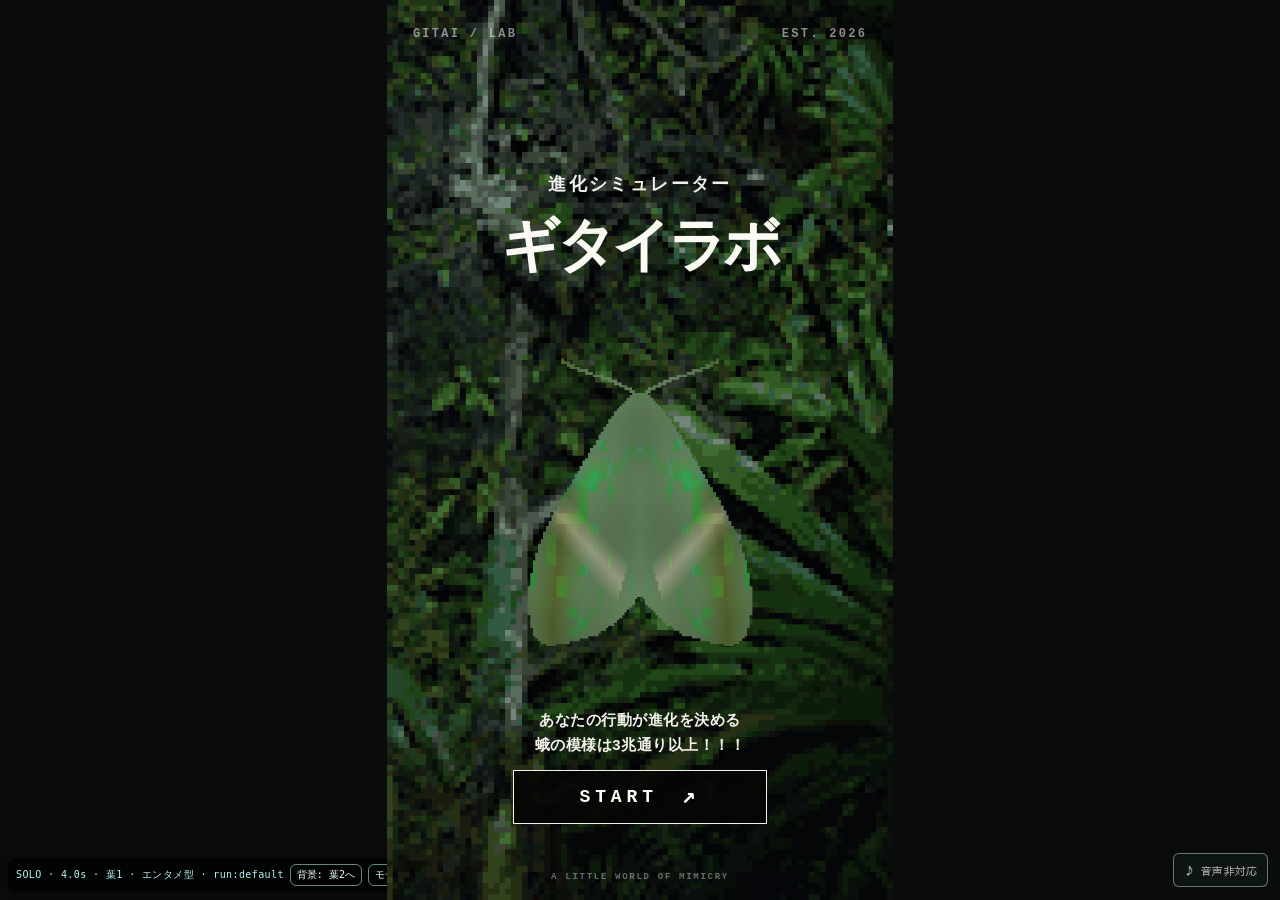
<file: index.html>
<!DOCTYPE html>
<html lang="ja">
<head>
  <meta charset="UTF-8">
  <meta name="viewport" content="width=device-width, initial-scale=1.0, viewport-fit=cover, user-scalable=no">
  <meta name="apple-mobile-web-app-capable" content="yes">
  <meta name="apple-mobile-web-app-status-bar-style" content="black">
  <meta name="theme-color" content="#090b0c">
  <link rel="manifest" href="manifest.webmanifest">
  <script>
    // Mark the entertainment entry before first paint to avoid a flash of
    // the underlying game screen while the animated portal script loads.
    (() => {
      const q = new URLSearchParams(location.search);
      if ((q.get('model') || 'continuous_v1') === 'continuous_v1' && q.get('play') !== '1') {
        document.documentElement.classList.add('pixel-portal-pending');
      }
    })();
  </script>
  <link rel="stylesheet" href="css/entertainment_portal.css?v=20261021-tagline1">
  <link rel="stylesheet" href="css/experiment_saves.css?v=20261025-start-screen1">
  <link rel="stylesheet" href="css/portal_exhibit_results.css?v=20261112-results-first1">
  <link rel="stylesheet" href="css/portal_trophies.css?v=20261015-trophy1">
  <link rel="stylesheet" href="css/portal_minimal.css?v=20261017-minimal1">
  <link rel="stylesheet" href="css/portal_exhibit_modes.css?v=20261111-mode-cards1">
  <link rel="stylesheet" href="css/solo_tutorial.css?v=20261029-warning-image1">
  <link rel="stylesheet" href="css/author_news_link.css?v=20261025-soft-blue1">
  <link rel="stylesheet" href="https://fonts.googleapis.com/css2?family=Press+Start+2P&display=swap">
  <title>ギタイラボ | 進化シミュレーター</title>
  <style>
    :root {
      --panel: rgba(8, 12, 14, 0.88);
      --line: rgba(255,255,255,0.18);
      --text: #fff;
      --muted: rgba(255,255,255,0.72);
      --accent: #b8f7ff;
    }

    * { box-sizing: border-box; }

    html, body {
      width: 100%;
      height: 100%;
      margin: 0;
      background: #090b0c;
      color: var(--text);
      font-family: 'PixelMplus', monospace;
      overflow: hidden;
      overscroll-behavior: none;
      /* Disable Safari double-tap zoom while retaining standard pinch accessibility
         outside the predator canvas. */
      touch-action: manipulation;
      -webkit-user-select: none;
      user-select: none;
      -webkit-touch-callout: none;
    }

    body {
      display: grid;
      place-items: center;
    }

    #stage {
      position: relative;
      width: min(100vw, calc(100dvh * 0.5625));
      height: min(100dvh, calc(100vw * 1.7777778));
      aspect-ratio: 9 / 16;
      background: #111;
      overflow: hidden;
      touch-action: manipulation;
    }

    #gameCanvas {
      width: 100%;
      height: 100%;
      display: block;
      image-rendering: pixelated;
      /* Predation taps must not become zoom, pan, or Safari gesture handling. */
      touch-action: none;
    }

    .overlay {
      position: absolute;
      inset: 0;
      z-index: 10;
      display: none;
      padding:
        calc(env(safe-area-inset-top) + 20px)
        18px
        calc(env(safe-area-inset-bottom) + 20px);
      background: rgba(0, 0, 0, 0.48);
      align-items: center;
      justify-content: center;
    }

    .overlay.visible { display: flex; }

    .panel {
      width: min(92%, 520px);
      max-height: 92%;
      overflow: hidden;
      background: var(--panel);
      display: flex;
      flex-direction: column;
      border: 1px solid var(--line);
      border-radius: 18px;
      padding: 20px;
      text-align: center;
      box-shadow: 0 12px 40px rgba(0,0,0,0.42);
    }

    h1, h2, p { margin-top: 0; }

    h1 {
      font-size: clamp(22px, 4.4vw, 34px);
      margin-bottom: 16px;
    }

    h2 {
      font-size: clamp(18px, 3.6vw, 28px);
      margin-bottom: 10px;
    }

    .lead {
      line-height: 1.8;
      font-size: clamp(14px, 2.7vw, 20px);
      margin-bottom: 20px;
    }

    .generation {
      color: var(--accent);
      font-size: clamp(16px, 3.2vw, 22px);
      margin-bottom: 14px;
    }

    .subtle {
      color: var(--muted);
      font-size: clamp(14px, 2.8vw, 18px);
      line-height: 1.55;
    }

    .score-card {
      margin: 4px 0 10px;
      padding: 18px 12px 16px;
      border: 1px solid rgba(184,247,255,0.30);
      border-radius: 14px;
      background: rgba(184,247,255,0.07);
    }

    .score-label {
      color: var(--muted);
      font-size: clamp(11px, 2.2vw, 15px);
      margin-bottom: 3px;
    }

    .score-main {
      display: flex;
      align-items: baseline;
      justify-content: center;
      gap: 7px;
      white-space: nowrap;
    }

    #scoreValue {
      color: var(--accent);
      font-size: clamp(38px, 10vw, 62px);
      line-height: 1;
      letter-spacing: 0.02em;
    }

    .score-unit {
      font-size: clamp(13px, 2.8vw, 18px);
    }

    .rank-text {
      margin-top: 10px;
      font-size: clamp(13px, 2.7vw, 18px);
      line-height: 1.45;
    }

    .name-entry {
      margin: 4px 0 8px;
      padding: 10px;
      border: 1px solid rgba(255,223,128,0.38);
      border-radius: 12px;
      background: rgba(255,223,128,0.07);
    }

    .name-entry[hidden] { display: none; }

    .name-entry-title {
      color: #ffe9a8;
      font-size: clamp(13px, 2.7vw, 18px);
      margin-bottom: 3px;
    }

    .name-entry-sub {
      color: var(--muted);
      font-size: clamp(10px, 2vw, 13px);
      margin-bottom: 8px;
    }

    .name-entry-row {
      display: grid;
      grid-template-columns: 1fr auto;
      gap: 7px;
    }

    #playerName {
      min-width: 0;
      border: 1px solid rgba(255,255,255,0.24);
      border-radius: 9px;
      background: rgba(0,0,0,0.28);
      color: #fff;
      font: inherit;
      font-size: 16px;
      padding: 9px 10px;
      -webkit-user-select: text;
      user-select: text;
    }

    #saveNameButton {
      width: auto;
      min-height: 42px;
      padding: 7px 12px;
      border-color: rgba(255,223,128,0.52);
      background: rgba(255,223,128,0.14);
      font-size: 13px;
    }

    .name-saved {
      margin: 7px 0 0;
      color: #ffe9a8;
      font-size: 11px;
    }

    .ranking-panel {
      width: min(94%, 520px);
      max-height: 92%;
    }

    .ranking-note {
      margin: 0 0 10px;
      color: rgba(255,255,255,0.58);
      font-size: clamp(12px, 2.2vw, 15px);
      line-height: 1.5;
    }

    .ranking-list {
      min-height: 0;
      overflow-y: auto;
      overscroll-behavior: contain;
      margin-bottom: 12px;
      text-align: left;
    }

    .ranking-group {
      padding: 9px 4px;
      border-bottom: 1px solid rgba(255,255,255,0.10);
    }

    .ranking-group-head {
      display: grid;
      grid-template-columns: 72px 1fr;
      align-items: baseline;
      gap: 8px;
    }

    .ranking-rank {
      color: #ffe9a8;
      font-size: clamp(14px, 2.8vw, 18px);
    }

    .ranking-score {
      color: var(--accent);
      font-size: clamp(14px, 2.8vw, 18px);
      text-align: right;
    }

    .ranking-names {
      margin-top: 5px;
      padding-left: 80px;
      color: rgba(255,255,255,0.82);
      font-size: clamp(12px, 2.3vw, 15px);
      line-height: 1.55;
      overflow-wrap: anywhere;
    }

    .ranking-empty {
      padding: 28px 8px;
      color: var(--muted);
      text-align: center;
      line-height: 1.6;
    }

    button {
      width: 100%;
      min-height: 58px;
      flex: 0 0 auto;
      border: 1px solid rgba(184,247,255,0.48);
      border-radius: 12px;
      background: rgba(184,247,255,0.16);
      color: #fff;
      font-family: 'PixelMplus', monospace;
      font-size: clamp(15px, 2.8vw, 20px);
      padding: 12px 16px;
      touch-action: manipulation;
    }

    button:disabled {
      opacity: 0.48;
    }

    .review-actions {
      flex: 0 0 auto;
      display: grid;
      grid-template-columns: 1fr 1fr;
      gap: 9px;
      margin-top: 6px;
    }

    .compare-action {
      border-color: rgba(255,223,128,0.52);
      background: rgba(255,196,64,0.18);
    }

    .continue-action {
      border-color: rgba(184,247,255,0.48);
      background: rgba(184,247,255,0.16);
    }

    .text-action {
      width: auto;
      min-height: 30px;
      align-self: center;
      margin: 0 0 7px;
      padding: 3px 8px;
      border-color: transparent;
      background: transparent;
      color: rgba(184,247,255,0.72);
      font-size: clamp(10px, 2vw, 13px);
      text-decoration: underline;
      text-underline-offset: 3px;
    }

    .text-action:active {
      color: #fff;
    }

    .author-news-teaser {
      flex: 0 0 auto;
      margin-top: 8px;
      padding: 7px 8px;
      text-align: center;
      color: rgba(184,247,255,0.62);
      font-size: clamp(11px, 2vw, 13px);
      letter-spacing: 0.04em;
      line-height: 1.25;
    }

    .author-news-teaser[hidden] {
      display: none;
    }

    #evolutionOverlay {
      z-index: 30;
      background: rgba(5, 8, 9, 0.98);
    }

    .evolution-panel {
      width: min(96%, 540px);
      height: min(96%, 760px);
      max-height: 96%;
      padding: 12px;
      overflow: hidden;
    }

    .evolution-toolbar {
      flex: 0 0 auto;
      display: grid;
      grid-template-columns: 42px 1fr 42px;
      align-items: center;
      gap: 6px;
      margin-bottom: 4px;
    }

    .evolution-title {
      margin: 0;
      font-size: clamp(18px, 3.5vw, 25px);
    }

    .overlay-close {
      width: 42px;
      min-height: 42px;
      padding: 0;
      border-color: rgba(255,255,255,0.20);
      background: rgba(255,255,255,0.06);
      font-size: 20px;
    }

    .evolution-scroll {
      min-height: 0;
      overflow-y: auto;
      overscroll-behavior: contain;
      -webkit-overflow-scrolling: touch;
      padding: 2px 2px 18px;
    }

    .evolution-generation-block {
      display: grid;
      gap: 7px;
      margin-bottom: 14px;
    }

    .evolution-heading {
      padding: 6px 0 7px;
      color: var(--accent);
      font-size: clamp(13px, 2.6vw, 17px);
      text-align: center;
      border-bottom: 1px solid rgba(255,255,255,0.12);
    }

    .evolution-gen1,
    .evolution-latest-grid {
      display: grid;
      grid-template-columns: repeat(3, minmax(0, 1fr));
      gap: 7px;
    }

    .evolution-gen1 .moth-preview-button {
      grid-column: 2;
    }

    .moth-preview-button {
      position: relative;
      width: 100%;
      min-height: 0;
      padding: 5px 4px 4px;
      border-color: rgba(255,255,255,0.24);
      background-color: rgba(0,0,0,0.22);
      background-image: var(--gitai-preview-bg, none);
      background-size: cover;
      background-position: center;
      background-repeat: no-repeat;
      border-radius: 8px;
      overflow: hidden;
    }

    .moth-preview-button img {
      display: block;
      width: 100%;
      aspect-ratio: 1;
      margin: 0 auto;
      object-fit: contain;
      image-rendering: pixelated;
    }

    .moth-preview-index {
      display: block;
      margin-top: 3px;
      padding: 2px 3px;
      border-radius: 4px;
      background: rgba(0,0,0,0.58);
      color: rgba(255,255,255,0.88);
      font-size: clamp(8px, 1.9vw, 10px);
    }

    .predation-skull {
      position: absolute;
      top: 6px;
      right: 6px;
      z-index: 3;
      width: 24px;
      height: 24px;
      display: grid;
      place-items: center;
      border: 1px solid rgba(255,255,255,0.76);
      border-radius: 4px;
      background: rgba(0,0,0,0.78);
      box-shadow: 0 2px 5px rgba(0,0,0,0.48);
      pointer-events: none;
    }

    .predation-skull svg {
      display: block;
      width: 18px;
      height: 18px;
      image-rendering: pixelated;
      shape-rendering: crispEdges;
    }

    .mutation-card .predation-skull {
      top: 8px;
      right: 8px;
      width: 26px;
      height: 26px;
    }


    /* After each SOLO generation, the scrollable specimen gallery is the
       primary review surface; its navigation remains above the scrolling grid. */
    #evolutionOverlay .evolution-panel {
      background: rgba(7, 11, 12, .98);
      border: 1px solid rgba(129, 159, 145, .38);
    }
    .evolution-quick-actions {
      flex: 0 0 auto;
      display: grid;
      grid-template-columns: 1fr 1fr;
      gap: 8px;
      margin: 8px 0 10px;
    }
    .evolution-quick-actions button {
      min-height: 44px;
      margin: 0;
      border: 1px solid rgba(169, 198, 181, .65);
      background: #182824;
      color: #f0f4ef;
      border-radius: 8px;
      font: 700 clamp(12px, 3.1vw, 15px)/1.4 system-ui, -apple-system, sans-serif;
      padding: 8px 4px;
    }
    .evolution-quick-actions #evolutionNextButton {
      background: #2b4342;
      border-color: #b6cfca;
    }
    .evolution-quick-actions [hidden] { display: none !important; }
    #evolutionTheaterButton {
      width: 100%;
      margin: 11px 0 9px;
      min-height: 48px;
      padding: 10px 8px;
      border-radius: 8px;
      border: 1px solid rgba(165, 150, 213, .82);
      background: rgba(61, 47, 77, .74);
      color: #f1eafb;
      font: 700 15px/1.4 system-ui, -apple-system, sans-serif;
    }
    #evolutionTheaterButton[hidden] { display: none !important; }
    .moth-rank-badge {
      position: absolute;
      top: 6px;
      left: 6px;
      z-index: 3;
      width: 24px;
      height: 24px;
      display: grid;
      place-items: center;
      border: 1px solid rgba(255,255,255,0.76);
      border-radius: 4px;
      color: #fff;
      background: #090909;
      box-shadow: none;
      text-shadow: none;
      pointer-events: none;
      font-family: "Press Start 2P", "Courier New", monospace;
      font-size: 10px;
      font-weight: 400;
      line-height: 1;
      letter-spacing: 0;
      image-rendering: pixelated;
    }
    /* Grade colors stay uniform, but only S and SS have animated badges. */
    .moth-rank-badge[data-rank="D"] { background: #777777; color: #fff; }
    .moth-rank-badge[data-rank="C"] { background: #5bc97c; color: #11251a; }
    .moth-rank-badge[data-rank="B"] { background: #f4d65e; color: #28210a; }
    .moth-rank-badge[data-rank="A"] { background: #8dddfa; color: #102c3b; }
    .moth-rank-badge[data-rank="S"] {
      background: #9860d6; /* Purple remains completely static. */
      color: #fff;
      border-color: #f8f8ff;
      animation: rankSilverFrame 3.4s ease-in-out infinite;
    }
    .moth-rank-badge[data-rank="S"] .moth-rank-silver-letter {
      display: inline-block;
      color: #fff;
      /* The moving white/silver gradient is restricted to the letter. */
      background: linear-gradient(105deg,
        #ffffff 0%, #b2b7c0 24%, #fbfdff 49%,
        #9197a3 73%, #ffffff 100%);
      background-size: 260% 100%;
      -webkit-background-clip: text;
      background-clip: text;
      -webkit-text-fill-color: transparent;
      animation: rankSilverLetter 3.4s ease-in-out infinite alternate;
    }
    .moth-rank-badge[data-rank="SS"] {
      background: linear-gradient(135deg,
        #ff4b78 0%, #ffd760 13%, #53e9a0 26%,
        #5eafff 39%, #d986ff 52%, #ff4b78 65%,
        #ffd760 78%, #53e9a0 91%, #5eafff 100%);
      background-size: 270% 270%;
      color: #10131b;
      font-size: 8px;
      animation: rankRainbowSpectrum 5s linear infinite alternate;
    }
    @keyframes rankRainbowSpectrum {
      from { background-position: 0% 10%; }
      to { background-position: 100% 90%; }
    }
    @keyframes rankSilverLetter {
      from { background-position: 0% 50%; }
      to { background-position: 100% 50%; }
    }
    @keyframes rankSilverFrame {
      0%, 100% {
        border-color: #ffffff;
        box-shadow: 0 0 4px rgba(255,255,255,.42);
      }
      32% {
        border-color: #a5aab3;
        box-shadow: 0 0 1px rgba(225,230,239,.35);
      }
      58% {
        border-color: #f5f8ff;
        box-shadow: 0 0 7px rgba(244,248,255,.83);
      }
      82% {
        border-color: #bcc0c9;
        box-shadow: 0 0 2px rgba(215,221,233,.38);
      }
    }
    @media (prefers-reduced-motion: reduce) {
      .moth-rank-badge[data-rank="S"],
      .moth-rank-badge[data-rank="S"] .moth-rank-silver-letter,
      .moth-rank-badge[data-rank="SS"] { animation: none; }
    }
    .moth-rank-badge[data-rank="pending"] {
      background: rgba(11,16,16,.85);
      color: #a2b1a8;
    }
    .theater-entry-action {
      flex: 0 0 auto;
      width: 100%;
      min-height: 44px;
      margin-top: 8px;
      padding: 8px 12px;
      border-color: rgba(198,168,255,0.54);
      background: rgba(138,96,210,0.18);
      font-size: clamp(13px, 2.5vw, 17px);
    }

    #theaterOverlay {
      z-index: 40;
      background: rgba(3, 5, 6, 0.99);
    }

    .theater-panel {
      width: min(96%, 620px);
      height: min(94dvh, 900px);
      max-height: 94dvh;
      padding: 12px;
      overflow: hidden;
    }

    .theater-toolbar {
      flex: 0 0 auto;
      display: grid;
      grid-template-columns: 42px 1fr 42px;
      align-items: center;
      gap: 6px;
      margin-bottom: 4px;
    }

    .theater-title {
      margin: 0;
      font-size: clamp(18px, 3.5vw, 25px);
    }

    .theater-meta {
      flex: 0 0 auto;
      min-height: 38px;
      margin: 0 0 6px;
      color: var(--accent);
      font-size: clamp(12px, 2.4vw, 15px);
      line-height: 1.45;
    }

    .theater-stage {
      flex: 1 1 auto;
      min-height: 0;
      display: grid;
      place-items: center;
      overflow: hidden;
      border: 1px solid rgba(255,255,255,0.16);
      border-radius: 10px;
      background: #080b0c;
    }

    #theaterFrameImage {
      display: block;
      width: 100%;
      height: 100%;
      min-width: 0;
      min-height: 0;
      object-fit: contain;
    }

    @media (max-height: 760px) {
      .theater-panel {
        height: 93dvh;
        max-height: 93dvh;
        padding: 9px;
      }

      .theater-meta {
        min-height: 30px;
        margin-bottom: 4px;
        font-size: 11px;
      }

      .theater-controls {
        margin-top: 5px;
      }

      #theaterNote {
        margin-top: 4px;
      }
    }

    .theater-slider-row {
      flex: 0 0 auto;
      display: grid;
      grid-template-columns: 1fr auto;
      align-items: center;
      gap: 8px;
      margin-top: 8px;
    }

    #theaterSlider {
      width: 100%;
      accent-color: #b8f7ff;
    }

    #theaterProgress {
      min-width: 68px;
      color: rgba(255,255,255,0.70);
      font-size: 11px;
      text-align: right;
      white-space: nowrap;
    }

    .theater-controls {
      flex: 0 0 auto;
      display: grid;
      grid-template-columns: 1fr 1.3fr 1fr auto;
      gap: 7px;
      margin-top: 8px;
      align-items: stretch;
    }

    .theater-controls button {
      min-height: 44px;
      padding: 7px 8px;
      font-size: clamp(12px, 2.4vw, 16px);
    }

    .theater-speed {
      display: grid;
      align-content: center;
      gap: 2px;
      padding: 3px 6px;
      border: 1px solid rgba(184,247,255,0.30);
      border-radius: 9px;
      color: rgba(255,255,255,0.68);
      font-size: 9px;
      text-align: left;
    }

    #theaterSpeed {
      min-width: 76px;
      border: 0;
      background: #111719;
      color: #fff;
      font-family: 'PixelMplus', monospace;
      font-size: 11px;
    }

    #theaterNote {
      flex: 0 0 auto;
      min-height: 18px;
      margin: 7px 2px 0;
      color: rgba(255,255,255,0.58);
      font-size: clamp(9px, 1.9vw, 12px);
      line-height: 1.4;
    }

    #mothShareOverlay {
      z-index: 45;
      background: rgba(3, 5, 6, 0.99);
    }

    /* Specimen detail must be above the collection (z-index: 54). */
    #mothShareOverlay.from-specimen {
      z-index: 56;
    }

    .share-panel {
      width: min(96%, 540px);
      max-height: 96%;
      overflow-y: auto;
      padding: 12px;
    }

    .share-card {
      width: 100%;
      aspect-ratio: 4 / 5;
      flex: 0 0 auto;
      display: flex;
      flex-direction: column;
      align-items: center;
      justify-content: space-between;
      padding: 24px 18px 20px;
      border: 2px solid rgba(184,247,255,0.38);
      background:
        radial-gradient(circle at 50% 36%, rgba(184,247,255,0.10), transparent 42%),
        #0a0d0f;
      text-align: center;
    }

    .share-card-title {
      margin: 0;
      color: #fff;
      font-size: clamp(20px, 4.5vw, 30px);
      line-height: 1.35;
    }

    .share-moth-wrap {
      width: min(78%, 300px);
      aspect-ratio: 1;
      display: grid;
      place-items: center;
      overflow: hidden;
      border: 1px solid rgba(255,255,255,0.18);
      border-radius: 12px;
      background-color: rgba(0,0,0,0.22);
      background-image: var(--gitai-preview-bg, none);
      background-size: cover;
      background-position: center;
      background-repeat: no-repeat;
    }

    #shareMothImage {
      width: 100%;
      height: 100%;
      object-fit: contain;
      image-rendering: pixelated;
    }

    .share-generation {
      color: var(--accent);
      font-size: clamp(18px, 4vw, 26px);
    }

    .share-controls {
      margin-top: 10px;
      display: grid;
      gap: 8px;
    }

    .share-actions {
      display: grid;
      grid-template-columns: 1fr 1fr;
      gap: 8px;
    }

    #shareStatus {
      min-height: 18px;
      margin: 0;
      color: var(--muted);
      font-size: 12px;
      line-height: 1.45;
    }

    #soloHomeButton {
      /* Keep the element for legacy route handlers but never cover the 10-heart HUD. */
      display: none !important;
      position: absolute;
      top: max(8px, env(safe-area-inset-top));
      right: 10px;
      z-index: 35;
      width: auto;
      min-width: 90px;
      min-height: 35px;
      padding: 5px 9px;
      color: #e9f9f6;
      background: rgba(6, 26, 30, 0.85);
      border: 1px solid rgba(185, 247, 255, .7);
      border-radius: 6px;
      font: 700 11px/1.4 'PixelMplus', monospace;
    }
    #resultBackToMenu {
      width: 100%;
      margin-top: 12px;
      color: #e5f7f1;
      background: rgba(31, 64, 62, .85);
      border: 1px solid #8cb5ab;
      font: inherit;
      border-radius: 8px;
      padding: 12px 8px;
    }
    #soloHomeButton[hidden], #resultBackToMenu[hidden] { display: none !important; }
    /* End-of-generation transition: the ENTIRE black screen descends as
       one panel, using the restrained dark menu design. */
    #roundShutter {
      position: absolute;
      inset: 0;
      z-index: 58;
      overflow: hidden;
      pointer-events: none;
    }

    #roundShutter.active {
      pointer-events: auto;
      touch-action: none;
    }

    .round-shutter-panel {
      position: absolute;
      inset: 0;
      overflow: hidden;
      isolation: isolate;
      color: #f2f4ef;
      background: #080a0b;
      font-family: system-ui, -apple-system, "Hiragino Kaku Gothic ProN", sans-serif;
      transform: translate3d(0, -102%, 0);
      will-change: transform;
      transition: transform 680ms cubic-bezier(.42, 0, .58, 1);
      box-shadow: 0 12px 30px rgba(0, 0, 0, .5);
      border-bottom: 1px solid rgba(157, 188, 174, .48);
      backface-visibility: hidden;
    }

    /* A barely visible halo provides depth while keeping the screen black. */
    .round-shutter-panel::before {
      content: '';
      position: absolute;
      inset: 0;
      background:
        radial-gradient(ellipse 82% 35% at 50% 43%,
          rgba(39, 65, 59, .22), transparent 75%),
        linear-gradient(180deg, #080a0b 0%, #0b1112 48%, #080a0b 100%);
      pointer-events: none;
    }

    .round-shutter-panel::after {
      content: '';
      position: absolute;
      inset: 18px 18px 19px;
      border: 1px solid rgba(116, 142, 130, .26);
      pointer-events: none;
    }

    #roundShutter.closing .round-shutter-panel {
      transform: translate3d(0, 0, 0);
    }

    #roundShutter.opening .round-shutter-panel {
      transform: translate3d(0, -102%, 0);
    }

    .round-shutter-layout {
      position: absolute;
      inset: 32px 26px;
      z-index: 1;
      display: grid;
      grid-template-rows: auto 1fr auto;
      align-items: center;
      justify-items: center;
      text-align: center;
    }

    .round-shutter-header {
      color: #7e9089;
      font: 600 10px/1.5 ui-monospace, "SFMono-Regular", Menlo, monospace;
      letter-spacing: .24em;
    }

    .round-shutter-brand {
      width: 100%;
      display: flex;
      flex-direction: column;
      align-items: center;
      padding: 24px 2px;
      transform: translateY(-5%);
    }

    .round-shutter-logo {
      color: #f4f5f1;
      font: 800 clamp(32px, 9vw, 44px)/1.45 system-ui, -apple-system, sans-serif;
      letter-spacing: .035em;
      white-space: nowrap;
      text-shadow: none;
    }

    .round-shutter-rule {
      width: 70px;
      height: 1px;
      margin: 25px 0 25px;
      background: #687b70;
      opacity: .76;
    }

    .round-shutter-sub {
      color: #d1dcd5;
      font: 600 clamp(12px, 3.15vw, 15px)/1.5
        ui-monospace, "SFMono-Regular", Menlo, monospace;
      letter-spacing: .13em;
    }

    .round-shutter-message {
      margin-top: 15px;
      color: #9baaa1;
      font-size: clamp(11px, 2.8vw, 13px);
      line-height: 1.7;
      letter-spacing: .04em;
    }

    .round-shutter-dots {
      display: inline-block;
      min-width: 1.8em;
      text-align: left;
      white-space: nowrap;
    }

    .round-shutter-dot {
      display: inline-block;
      opacity: .15;
      animation: round-shutter-blink 1.35s infinite;
    }

    .round-shutter-dot:nth-child(2) { animation-delay: .25s; }
    .round-shutter-dot:nth-child(3) { animation-delay: .5s; }

    @keyframes round-shutter-blink {
      0%, 16% { opacity: .15; }
      21%, 63% { opacity: 1; }
      75%, 100% { opacity: .15; }
    }

    .round-shutter-footer {
      color: #61766a;
      font: 600 10px/1.5 ui-monospace, "SFMono-Regular", Menlo, monospace;
      letter-spacing: .17em;
    }

    @media (prefers-reduced-motion: reduce) {
      .round-shutter-panel { transition-duration: 180ms; }
      .round-shutter-dot { animation: none; opacity: 1; }
    }

    .specimen-entry-action {
      flex: 0 0 auto;
      width: 100%;
      min-height: 44px;
      margin-top: 7px;
      padding: 8px 12px;
      border-color: rgba(255,223,128,0.46);
      background: rgba(255,196,64,0.12);
      font-size: clamp(13px, 2.5vw, 17px);
    }

    #generationOverlay {
      z-index: 52;
      background: rgba(3,5,6,0.97);
    }

    .generation-panel {
      width: min(90%, 460px);
      min-height: 300px;
      justify-content: center;
      gap: 12px;
    }

    .generation-orb {
      width: 74px;
      height: 74px;
      margin: 2px auto 8px;
      border: 3px solid rgba(184,247,255,0.22);
      border-top-color: rgba(184,247,255,0.92);
      border-radius: 50%;
      animation: gitai-spin 0.9s linear infinite;
    }

    .generation-panel.rare {
      border-color: rgba(255,218,108,0.72);
      background:
        radial-gradient(circle at 50% 24%, rgba(255,196,64,0.18), transparent 44%),
        var(--panel);
    }

    .generation-panel.rare .generation-orb {
      border-color: rgba(255,218,108,0.24);
      border-top-color: #ffe08a;
      box-shadow: 0 0 20px rgba(255,196,64,0.28);
    }

    .generation-alert {
      color: #ffe08a;
      font-size: clamp(24px, 6.2vw, 40px);
      line-height: 1.25;
      letter-spacing: 0.05em;
    }

    #generationContinueButton[hidden] {
      display: none;
    }

    @keyframes gitai-spin {
      to { transform: rotate(360deg); }
    }

    @media (prefers-reduced-motion: reduce) {
      .generation-orb { animation: none; }
    }

    #mutationRevealOverlay {
      z-index: 53;
      background: rgba(3,5,6,0.98);
    }

    .mutation-panel {
      width: min(94%, 520px);
      max-height: 94%;
      overflow: hidden;
      border-color: rgba(255,218,108,0.55);
    }

    .mutation-grid {
      min-height: 0;
      display: grid;
      grid-template-columns: minmax(0, 1fr);
      justify-items: center;
      gap: 8px;
      margin: 8px 0 12px;
      padding: 2px;
    }

    .mutation-card {
      position: relative;
      width: min(100%, 292px);
      min-width: 0;
      padding: 10px;
      border: 1px solid rgba(255,218,108,0.32);
      border-radius: 10px;
      background-color: rgba(0,0,0,0.26);
      background-image: var(--gitai-preview-bg, none);
      background-size: cover;
      background-position: center;
      text-align: center;
    }

    .mutation-card img {
      display: block;
      width: min(100%, 260px);
      margin: 0 auto;
      aspect-ratio: 1;
      object-fit: contain;
      image-rendering: pixelated;
    }

    .mutation-card-status {
      display: block;
      margin-top: 5px;
      padding: 4px 5px;
      border-radius: 6px;
      background: rgba(0,0,0,0.68);
      font-size: 11px;
      line-height: 1.4;
    }

    .mutation-card button {
      min-height: 36px;
      margin-top: 6px;
      padding: 5px 7px;
      font-size: 11px;
      background: rgba(255,196,64,0.18);
      border-color: rgba(255,218,108,0.46);
    }


    /* One-per-screen mutation and first rank achievement use the same
       low-noise black visual language of the main menu. */
    .mutation-panel {
      background: #080a0b;
      border-color: rgba(157, 188, 174, .48);
      gap: 10px;
    }
    .mutation-panel .generation {
      font: 600 10px/1.5 ui-monospace, Menlo, monospace;
      letter-spacing: .17em;
      color: #8a9f96;
    }
    .mutation-panel h2 {
      font: 800 clamp(21px, 5.8vw, 28px)/1.4 system-ui, sans-serif;
      color: #f4f5f1;
    }
    .mutation-panel #mutationRevealMessage {
      font-size: 12px;
      color: #9baca3;
    }
    .mutation-panel .mutation-card {
      border-color: rgba(165, 184, 160, .4);
      background-color: rgba(18, 28, 27, .7);
    }
    .mutation-panel #mutationRevealContinueButton,
    #rankMilestoneOverlay button {
      min-height: 46px;
      border-radius: 9px;
      background: #263a38;
      color: #f3f5f1;
      border: 1px solid #91a99d;
      font: 700 14px/1.4 system-ui, -apple-system, sans-serif;
    }
    #rankMilestoneOverlay {
      z-index: 54;
      background: rgba(3, 5, 6, .99);
    }
    #rankMilestoneOverlay .rank-milestone-panel {
      background: #080a0b;
      border: 1px solid rgba(165, 195, 177, .46);
      width: min(94%, 420px);
      max-height: 95%;
      padding: 22px 18px;
      gap: 13px;
      align-items: center;
      text-align: center;
      overflow-y: auto;
    }
    .rank-milestone-eyebrow {
      color: #94a79b;
      font: 700 10px/1.5 ui-monospace, Menlo, monospace;
      letter-spacing: .18em;
    }
    #rankMilestoneTitle {
      margin: 2px 0;
      font: 800 clamp(22px, 5.5vw, 31px)/1.4 system-ui, sans-serif;
      color: #f5f5f0;
    }
    #rankMilestoneGrade {
      display: inline-block;
      /* A single high-contrast accent for every new-rank announcement.
         Keep the surrounding Japanese headline's type metrics unchanged. */
      color: #8be8f3;
      font-family: inherit;
      font-size: inherit;
      font-weight: inherit;
      line-height: inherit;
      letter-spacing: inherit;
    }
    .rank-milestone-preview {
      position: relative;
      width: min(66vw, 218px);
      aspect-ratio: 1;
      background-image: var(--gitai-preview-bg, none);
      background-size: cover;
      background-position: center;
      border: 1px solid rgba(191, 208, 195, .45);
      border-radius: 9px;
      overflow: hidden;
    }
    #rankMilestoneImage {
      width: 100%;
      height: 100%;
      object-fit: contain;
      image-rendering: pixelated;
    }
    #rankMilestoneDescription {
      font-size: 12px;
      color: #bbc9c1;
      line-height: 1.7;
      margin: 0;
    }
    #rankMilestoneOverlay button { width: 100%; }
    #rankMilestoneSaveButton {
      background: #1c2925 !important;
      border-color: #667e70 !important;
    }
    #gitaiScoreOverlay {
      z-index: 70;
      background: rgba(3,5,6,0.99);
    }

    .gitai-score-panel {
      width: min(92%, 520px);
      max-height: 94vh;
      overflow-y: auto;
      gap: 14px;
    }

    .gitai-score-stage {
      position: relative;
      width: min(100%, 390px);
      aspect-ratio: 9 / 16;
      flex: 0 0 auto;
      align-self: center;
      margin: 0 auto;
      overflow: hidden;
      border: 2px solid rgba(184,247,255,0.34);
      border-radius: 10px;
      background: #15191a;
    }

    #gitaiScoreCanvas {
      display: block;
      width: 100%;
      height: auto;
      aspect-ratio: 9 / 16;
      image-rendering: pixelated;
    }

    .gitai-score-value {
      text-align: center;
      font-family: "PixelMplus", monospace;
      font-size: clamp(46px, 13vw, 72px);
      line-height: 1;
      color: #fff;
      text-shadow: 0 3px 0 rgba(0,0,0,0.45);
    }

    .gitai-score-label {
      text-align: center;
      color: #b8f7ff;
      font-size: 14px;
      letter-spacing: 0.14em;
    }

    .gitai-score-breakdown {
      display: grid;
      grid-template-columns: 1fr 1fr;
      gap: 8px;
    }

    .gitai-score-metric {
      display: flex;
      justify-content: space-between;
      gap: 10px;
      padding: 9px 10px;
      border: 1px solid rgba(255,255,255,0.12);
      border-radius: 7px;
      background: rgba(255,255,255,0.04);
      font-size: 13px;
    }

    .gitai-score-metric strong {
      color: #fff;
    }

    .gitai-score-note {
      margin: 0;
      color: rgba(255,255,255,0.64);
      font-size: 11px;
      line-height: 1.6;
      text-align: left;
    }

    /* Each saved moth sits in its own tall display case. No compressed grid rows. */
    #specimenBoxOverlay {
      z-index: 54;
      background: rgba(3,5,6,0.99);
    }

    .specimen-panel {
      width: min(96%, 560px);
      height: min(92%, 820px);
      max-height: 92%;
      overflow: hidden;
      padding: 12px;
    }

    .specimen-bg-toggle {
      display: grid;
      place-items: center;
      width: 42px;
      height: 42px;
      min-height: 42px;
      padding: 0;
      border: 1px solid rgba(235,221,187,0.48);
      border-radius: 50%;
      background: #191c1a;
      cursor: pointer;
    }

    .specimen-bg-toggle[aria-pressed="true"] {
      border-color: #e8ce91;
      background: #34362b;
      box-shadow: 0 0 0 2px rgba(232,206,145,0.18);
    }

    .specimen-bg-icon {
      display: block;
      width: 24px;
      height: 24px;
      border: 1px solid #bbab8b;
      border-radius: 50%;
      background: linear-gradient(90deg, #ede2c8 0 50%, #62765f 50% 100%);
      box-shadow: inset 0 0 0 2px rgba(0,0,0,0.12);
    }

    .specimen-grid {
      flex: 1 1 auto;
      min-height: 0;
      min-width: 0;
      display: grid;
      grid-template-columns: repeat(3, minmax(0, 1fr));
      grid-auto-rows: max-content;
      align-content: start;
      gap: 9px 7px;
      padding: 4px 2px 20px;
      overflow-x: hidden;
      overflow-y: auto;
      overscroll-behavior: contain;
      -webkit-overflow-scrolling: touch;
    }

    .specimen-load-more {
      flex: 0 0 auto;
      width: 100%;
      min-height: 44px;
      margin-top: 8px;
      padding: 10px 12px;
      border: 1px solid rgba(220,175,108,0.65);
      border-radius: 4px;
      color: #eee3cd;
      background: #262019;
      font: inherit;
      cursor: pointer;
    }
    .specimen-load-more[hidden] { display: none; }

    .specimen-card {
      display: flex;
      flex-direction: column;
      align-items: stretch;
      gap: 5px;
      width: 100%;
      height: auto;
      min-width: 0;
      min-height: 0;
      padding: 6px 5px;
      margin: 0;
      border: 2px solid #392e26;
      border-radius: 2px;
      background: linear-gradient(135deg, #4c3e30, #241b16 12%, #110e0c 49%, #30241d 84%, #17110e);
      box-shadow:
        inset 0 0 0 1px rgba(220,175,108,0.36),
        inset 0 0 0 3px rgba(0,0,0,0.65),
        0 3px 6px rgba(0,0,0,0.65);
      color: #2b2117;
      text-align: center;
      cursor: pointer;
      overflow: hidden;
      -webkit-tap-highlight-color: transparent;
    }

    .specimen-card-mount {
      display: grid;
      place-items: center;
      flex: 0 0 auto;
      width: 100%;
      min-width: 0;
      aspect-ratio: 1 / 1;
      overflow: hidden;
      border: 1px solid #9a825b;
      border-radius: 1px;
      background:
        radial-gradient(circle at 36% 25%, rgba(255,255,255,0.58), transparent 72%),
        linear-gradient(145deg, #f0ead9, #dcd3bf);
      box-shadow:
        inset 0 0 0 2px rgba(251,238,208,0.66),
        inset 0 0 12px rgba(81,55,29,0.21);
    }

    .specimen-grid.is-habitat .specimen-card-mount.has-habitat {
      background-image: var(--specimen-habitat-bg);
      background-size: cover;
      background-position: center;
      background-repeat: no-repeat;
      image-rendering: pixelated;
    }

    .specimen-card-mount img {
      display: block;
      width: 100%;
      height: 100%;
      min-width: 0;
      min-height: 0;
      object-fit: contain;
      image-rendering: pixelated;
      filter: drop-shadow(1px 2px 1px rgba(0,0,0,0.25));
      pointer-events: none;
    }

    .specimen-card-meta {
      display: flex;
      flex-direction: column;
      justify-content: center;
      align-items: center;
      flex: 0 0 auto;
      gap: 1px;
      min-width: 0;
      min-height: 30px;
      padding: 3px 2px;
      border: 1px solid #967952;
      border-radius: 2px;
      background: linear-gradient(155deg, #f7ecd2, #d6be8f 70%, #c6a978);
      box-shadow: inset 0 1px 0 rgba(255,255,255,0.65);
      font-family: "Hiragino Mincho ProN", "Yu Mincho", Georgia, serif;
      line-height: 1.1;
      color: #292016;
    }

    .specimen-card-generation {
      font-size: clamp(9px, 2.2vw, 12px);
      font-weight: 700;
      white-space: nowrap;
    }

    .specimen-card-id {
      font-size: clamp(8px, 1.9vw, 10px);
      letter-spacing: 0.02em;
      white-space: nowrap;
    }

    .specimen-card:focus-visible {
      outline: 2px solid #ffdfa4;
      outline-offset: 2px;
    }

    @media (max-width: 350px) {
      .specimen-grid { gap: 7px 5px; }
      .specimen-card { padding: 5px 4px; gap: 4px; }
    }

    .specimen-empty {
      grid-column: 1 / -1;
      padding: 36px 12px;
      color: var(--muted);
      line-height: 1.7;
    }

    #specimenSaveButton.saved {
      border-color: rgba(255,223,128,0.74);
      background: rgba(255,196,64,0.26);
      color: #fff2bd;
    }

    #resetConfirmOverlay {
      z-index: 60;
      background: rgba(0,0,0,0.78);
    }

    .confirm-panel {
      width: min(90%, 430px);
    }

    .confirm-warning {
      color: #ffd6d6;
      line-height: 1.7;
      font-size: clamp(14px, 2.8vw, 18px);
    }

    .confirm-actions {
      display: grid;
      grid-template-columns: 1fr 1fr;
      gap: 8px;
    }

    .danger-action {
      border-color: rgba(255,120,120,0.55);
      background: rgba(255,90,90,0.14);
    }

    #warningPoisonOverlay {
      position: absolute;
      inset: 0;
      z-index: 82;
      display: grid;
      place-items: center;
      background: rgba(115, 24, 26, 0.85);
      color: #fff8e2;
      font-family: 'PixelMplus', monospace;
      font-size: clamp(68px, 20vw, 112px);
      font-weight: 900;
      text-shadow: 6px 6px 0 #260a09;
      pointer-events: auto;
    }
    #warningPoisonOverlay[hidden] { display: none; }
    #warningToxicDeath {
      position: absolute;
      z-index: 100;
      inset: 0;
      display: flex;
      flex-direction: column;
      align-items: center;
      justify-content: center;
      gap: 24px;
      padding: 24px;
      box-sizing: border-box;
      background: rgba(6, 6, 9, .97);
      color: #fff;
      text-align: center;
      font-family: 'PixelMplus', monospace;
    }
    #warningToxicDeath[hidden] { display: none; }
    #warningToxicDeath h2 { font-size: clamp(23px, 6vw, 32px); margin: 0; color: #ff9ba7; }
    #warningToxicDeath p { margin: 0; font-size: 14px; line-height: 1.8; }
    #warningToxicDeath button {
      font: inherit;
      border: 1px solid #e6adb4;
      background: #3a1b25;
      color: #fff;
      padding: 12px 24px;
      border-radius: 4px;
      cursor: pointer;
    }
    .visually-hidden {
      position: absolute !important;
      width: 1px; height: 1px;
      padding: 0; margin: -1px;
      overflow: hidden; clip: rect(0, 0, 0, 0);
      white-space: nowrap; border: 0;
    }


    /* Weather is announced before the first moth is exposed: no timer runs
       behind this panel and the message must be dismissed deliberately. */
    #warningFogAnnouncement {
      position: absolute;
      inset: 0;
      z-index: 85;
      display: flex;
      flex-direction: column;
      justify-content: center;
      align-items: center;
      gap: 18px;
      padding: 24px;
      text-align: center;
      background: rgba(8, 18, 19, .95);
      color: #f0f3ec;
      font-family: 'PixelMplus', monospace;
    }
    #warningFogAnnouncement[hidden] { display: none; }
    #warningFogAnnouncement .fog-announcement-kicker {
      font: 700 12px/1.6 ui-monospace, monospace;
      letter-spacing: .2em;
      color: #a4c4bd;
    }
    #warningFogAnnouncement h2 {
      font-size: clamp(31px, 8.5vw, 46px);
      line-height: 1.35;
      color: #f5f8ed;
      text-shadow: 0 0 18px rgba(216, 242, 235, .4);
      margin: 0;
    }
    #warningFogAnnouncement p { font-size: 14px; line-height: 1.85; margin: 0; }
    #warningFogStart {
      min-width: 190px;
      min-height: 54px;
      border: 1px solid #a2bdb2;
      border-radius: 10px;
      color: #f6fbf5;
      background: #233832;
      font: 700 17px/1.4 'PixelMplus', monospace;
      cursor: pointer;
    }
    #warningFogStart:focus-visible { outline: 3px solid #fff0aa; outline-offset: 3px; }

    #errorText {
      color: #ffb2b2;
      white-space: pre-wrap;
      line-height: 1.55;
    }
  </style>
</head>
<body>
  <main id="stage" aria-label="ギタイラボ">
    <canvas id="gameCanvas" width="360" height="640"></canvas>

    <!-- Pause/return is independent from the explicit evolution reset. -->
    <button id="soloHomeButton" type="button" hidden aria-label="進化を保持してトップへ戻る">⌂ トップへ</button>
    <div id="roundShutter" aria-hidden="true">
      <div class="round-shutter-panel">
        <div class="round-shutter-layout">
          <div class="round-shutter-header">INVISILAB / EVOLUTION</div>
          <div class="round-shutter-brand">
            <div class="round-shutter-logo">ギタイラボ</div>
            <div class="round-shutter-rule" aria-hidden="true"></div>
            <div class="round-shutter-sub">GENERATION COMPLETE</div>
            <div class="round-shutter-message">この世代の結果を準備中<span class="round-shutter-dots" aria-hidden="true"><span class="round-shutter-dot">.</span><span class="round-shutter-dot">.</span><span class="round-shutter-dot">.</span></span></div>
          </div>
          <div id="roundShutterGeneration" class="round-shutter-footer">GENERATION -----</div>
        </div>
      </div>
    </div>

    <div id="warningPoisonOverlay" hidden role="status" aria-live="assertive" aria-label="毒蛾を捕食しました">毒</div>
    <span id="warningLifeAccessible" class="visually-hidden" role="status" aria-live="polite"></span>
    <section id="warningToxicDeath" hidden role="alertdialog" aria-modal="true"
      aria-labelledby="warningToxicDeathTitle">
      <h2 id="warningToxicDeathTitle">中毒死しました。</h2>
      <p>この世代は無効です。進化記録はそのまま保存されます。<br>再開するとライフ10から挑戦できます。</p>
      <button id="warningDeathReturn" type="button">トップへ戻る</button>
    </section>
    <section id="warningFogAnnouncement" hidden role="dialog" aria-modal="true"
      aria-labelledby="warningFogAnnouncementTitle">
      <div class="fog-announcement-kicker">WEATHER EVENT / GENERATION</div>
      <h2 id="warningFogAnnouncementTitle">霧発生！</h2>
      <p>この世代の5ラウンドは霧が続きます。</p>
      <button id="warningFogStart" type="button">プレイ開始 →</button>
    </section>

    <section id="startOverlay" class="overlay visible">
      <div class="panel">
        <div id="startGeneration" class="generation">GENERATION --</div>
        <h1>ギタイラボ</h1>
        <p id="introLead" class="lead">見つけた生き物を<br>タップしてください。</p>
        <p id="introSubtle" class="subtle">見つからなかった個体が生き残り、<br>次の世代へ子孫を残します。</p>
        <button id="startButton" type="button" disabled>準備中…</button>
        <button id="portalBackToMenu" type="button" hidden>← モード選択へ戻る</button>
      </div>
    </section>

    <section id="reviewOverlay" class="overlay">
      <div class="panel">
        <div id="reviewGeneration" class="generation">GENERATION --</div>
        <h2 id="reviewTitle">この世代の結果</h2>
        <p id="reviewMessage" class="subtle"></p>

        <div class="score-card" hidden>
          <div class="score-label">1秒あたり</div>
          <div class="score-main">
            <span id="scoreValue">--</span>
            <span class="score-unit">匹 捕食</span>
          </div>
          <div id="rankText" class="rank-text">順位を計算中…</div>
        </div>

        <div id="nameEntry" class="name-entry" hidden>
          <div class="name-entry-title">歴代20位以内！</div>
          <div class="name-entry-sub">なまえをのこせます</div>
          <div class="name-entry-row">
            <input id="playerName" type="text" maxlength="12" autocomplete="off" placeholder="なまえ">
            <button id="saveNameButton" type="button">記録</button>
          </div>
          <p id="nameSaved" class="name-saved" hidden>なまえを記録しました</p>
        </div>

        <button id="rankingButton" class="text-action" type="button" hidden>ランキングを見る</button>
        <p id="evolutionStatus" class="subtle"></p>

        <div class="review-actions">
          <button id="compareButton" class="compare-action" type="button" hidden>この世代を見る</button>
          <button id="continueButton" class="continue-action" type="button">次の人へ</button>
        </div>
        <button id="specimenBoxButton" class="specimen-entry-action" type="button" hidden>標本箱</button>
        <button id="theaterButton" class="theater-entry-action" type="button" hidden>進化シアター</button>
        <button id="resultBackToMenu" type="button" hidden>← 進化を残してトップへ戻る</button>

        <div id="authorNewsTeaser" class="author-news-teaser" hidden>
          作者からのお知らせ
        </div>
      </div>
    </section>

    <section id="evolutionOverlay" class="overlay" aria-label="世代比較">
      <div class="panel evolution-panel">
        <div class="evolution-toolbar">
          <button id="evolutionCloseButton" class="overlay-close" type="button" aria-label="戻る">←</button>
          <h2 id="evolutionTitle" class="evolution-title">第1世代の蛾</h2>
          <span></span>
        </div>
        <div class="evolution-quick-actions">
          <button id="evolutionSpecimenButton" type="button">標本箱</button>
          <button id="evolutionNextButton" type="button">次へ</button>
          <button id="evolutionSaveExperimentButton" type="button" hidden>実験を保存</button>
          <button id="evolutionResetExperimentButton" type="button" hidden>実験を初期化</button>
          <button id="evolutionSaveAndResetExperimentButton" type="button" hidden>保存して実験を初期化</button>
        </div>
        <div class="evolution-scroll">
          <section class="evolution-generation-block">
            <div class="evolution-heading">第1世代</div>
            <div id="evolutionGen1" class="evolution-gen1"></div>
          </section>
          <section class="evolution-generation-block">
            <div id="latestGenerationTitle" class="evolution-heading">現在世代</div>
            <div id="evolutionLatestGrid" class="evolution-latest-grid"></div>
          </section>
          <button id="evolutionTheaterButton" type="button" hidden>進化シアターを見る ▶</button>
        </div>
      </div>
    </section>

    <section id="theaterOverlay" class="overlay" aria-label="進化シアター">
      <div class="panel theater-panel">
        <div class="theater-toolbar">
          <button id="theaterCloseButton" class="overlay-close" type="button" aria-label="戻る">←</button>
          <h2 class="theater-title">進化シアター</h2>
          <span></span>
        </div>
        <div id="theaterMeta" class="theater-meta">世代を読み込み中…</div>
        <div class="theater-stage">
          <img id="theaterFrameImage" alt="進化シアター 世代一覧">
        </div>
        <div class="theater-slider-row">
          <input id="theaterSlider" type="range" min="0" max="0" value="0" step="1" aria-label="世代">
          <span id="theaterProgress">-- / --</span>
        </div>
        <div class="theater-controls">
          <button id="theaterPrevButton" type="button">◀</button>
          <button id="theaterPlayButton" type="button">再生</button>
          <button id="theaterNextButton" type="button">▶</button>
          <label class="theater-speed">
            <span>速度</span>
            <select id="theaterSpeed">
              <option value="1000">ゆっくり</option>
              <option value="600" selected>ふつう</option>
              <option value="300">はやい</option>
            </select>
          </label>
        </div>
        <p id="theaterNote"></p>
      </div>
    </section>

    <section id="mothShareOverlay" class="overlay" aria-label="蛾をシェア">
      <div class="panel share-panel">
        <div id="shareCard" class="share-card">
          <h2 id="shareCardTitle" class="share-card-title">あなたのギタイラボ</h2>
          <div class="share-moth-wrap">
            <img id="shareMothImage" alt="選択した蛾">
          </div>
          <div>
            <div id="shareGeneration" class="share-generation">第--世代</div>
            <div id="shareMothIndex" class="subtle">MOTH --</div>
          </div>
        </div>

        <div class="share-controls">
          <button id="specimenSaveButton" class="specimen-entry-action" type="button" hidden>標本箱に入れる</button>
          <button id="gitaiScoreButton" class="specimen-entry-action" type="button" hidden>採点する</button>
          <div class="share-actions">
            <button id="shareBackButton" type="button">戻る</button>
            <button id="shareButton" type="button">SNSへシェア</button>
          </div>
          <p id="shareStatus">この画面をスクリーンショットしても使えます。</p>
        </div>
      </div>
    </section>

    <section id="generationOverlay" class="overlay" aria-label="次世代生成">
      <div id="generationPanel" class="panel generation-panel">
        <div id="generationOrb" class="generation-orb" aria-hidden="true"></div>
        <h2 id="generationTitle">次の世代を生成中…</h2>
        <p id="generationMessage" class="subtle">生き残った個体から子孫をつくっています。</p>
        <button id="generationContinueButton" type="button" hidden>次の世代へ</button>
      </div>
    </section>

    <section id="mutationRevealOverlay" class="overlay" aria-label="突然変異の結果">
      <div class="panel mutation-panel">
        <div class="generation">MUTATION RESULT</div>
        <h2>突然変異の正体</h2>
        <p id="mutationRevealMessage" class="subtle"></p>
        <div id="mutationRevealGrid" class="mutation-grid"></div>
        <button id="mutationRevealContinueButton" type="button">次へ</button>
      </div>
    </section>

    <section id="rankMilestoneOverlay" class="overlay" aria-label="新ランク達成">
      <div class="panel rank-milestone-panel">
        <div class="rank-milestone-eyebrow">INVISILAB / NEW RANK</div>
        <h2 id="rankMilestoneTitle">ギタイ度 <span id="rankMilestoneGrade">C</span> ランク発生！！！</h2>
        <div class="rank-milestone-preview">
          <img id="rankMilestoneImage" alt="新ランクを達成した蛾">
        </div>
        <p id="rankMilestoneDescription"></p>
        <button id="rankMilestoneSaveButton" type="button">標本箱に入れる</button>
        <button id="rankMilestoneContinueButton" type="button">次へ</button>
      </div>
    </section>

    <section id="gitaiScoreOverlay" class="overlay" aria-label="GITAI SCORE">
      <div class="panel gitai-score-panel">
        <div class="evolution-header">
          <button id="gitaiScoreCloseButton" class="overlay-close" type="button" aria-label="戻る">←</button>
          <h2 class="evolution-title">GITAI SCORE</h2>
          <span></span>
        </div>
        <div class="gitai-score-stage">
          <canvas id="gitaiScoreCanvas" width="360" height="640"></canvas>
        </div>
        <div>
          <div class="gitai-score-label">GITAI SCORE v1</div>
          <div id="gitaiScoreValue" class="gitai-score-value">--</div>
        </div>
        <div class="gitai-score-breakdown">
          <div class="gitai-score-metric"><span>色</span><strong id="gitaiColorScore">--</strong></div>
          <div class="gitai-score-metric"><span>明るさ</span><strong id="gitaiValueScore">--</strong></div>
          <div class="gitai-score-metric"><span>模様・質感</span><strong id="gitaiTextureScore">--</strong></div>
          <div class="gitai-score-metric"><span>輪郭</span><strong id="gitaiOutlineScore">--</strong></div>
        </div>
        <p id="gitaiScoreMeta" class="subtle"></p>
        <p class="gitai-score-note">
          試作スコアです。背景内の最大100地点を仮想評価し、上位10地点の平均を表示しています。
          現段階では人間の見え方との一致を検証するための開発用指標です。
        </p>
      </div>
    </section>

    <section id="specimenBoxOverlay" class="overlay" aria-label="標本箱">
      <div class="panel specimen-panel">
        <div class="evolution-toolbar">
          <button id="specimenBoxCloseButton" class="overlay-close" type="button" aria-label="戻る">←</button>
          <h2 class="evolution-title">標本箱</h2>
          <button id="specimenBackgroundToggle" class="specimen-bg-toggle" type="button" aria-label="生息環境の背景に切り替える" aria-pressed="false"><span class="specimen-bg-icon" aria-hidden="true"></span></button>
        </div>
        <div id="specimenGrid" class="specimen-grid"></div>
        <button id="specimenLoadMoreButton" class="specimen-load-more" type="button" hidden>さらに30件表示</button>
      </div>
    </section>

    <section id="resetConfirmOverlay" class="overlay" aria-label="リセット確認">
      <div class="panel confirm-panel">
        <h2>第1世代に戻しますか？</h2>
        <p id="resetConfirmText" class="confirm-warning"></p>
        <p class="subtle">この操作は元に戻せません。</p>
        <div class="confirm-actions">
          <button id="resetCancelButton" type="button">キャンセル</button>
          <button id="resetConfirmButton" class="danger-action" type="button">第1世代に戻す</button>
        </div>
      </div>
    </section>

    <section id="rankingOverlay" class="overlay" aria-label="歴代ランキング">
      <div class="panel ranking-panel">
        <h2>歴代ランキング</h2>
        <p class="ranking-note">同じ捕食数は同順位です<br>テスト版では、この端末・同じ制限時間の記録を表示します</p>
        <div id="rankingList" class="ranking-list"></div>
        <button id="rankingCloseButton" type="button">戻る</button>
      </div>
    </section>

    <section id="errorOverlay" class="overlay">
      <div class="panel">
        <h2>エラー</h2>
        <p id="errorText"></p>
        <button id="reloadButton" type="button">再読み込み</button>
      </div>
    </section>

    <!-- Entertainment-only entrance. Underlying SOLO engine and education model
         continue using the existing overlays and IndexedDB without changes. -->
    <section id="entertainmentPortal" class="pixel-portal portal-line-mode" hidden aria-hidden="true" aria-label="ギタイラボ エンタメ版">
      <canvas id="portalArt" class="portal-art" width="180" height="320" aria-hidden="true"></canvas>
      <div class="portal-noise" aria-hidden="true"></div>
      <div class="portal-frame" aria-hidden="true"></div>

      <div id="portalIntro" class="portal-screen portal-intro is-active" aria-hidden="false">
        <div class="portal-topline" aria-hidden="true">
          <span>GITAI / LAB</span><span>EST. 2026</span>
        </div>
        <div class="portal-brand-intro">
          <div class="portal-eyebrow">進化シミュレーター</div>
          <h1 class="portal-main-logo">ギタイラボ</h1>
        </div>
        <div class="portal-intro-footer" aria-hidden="true">
          <p class="portal-tagline"><span>あなたの行動が進化を決める</span><span>蛾の模様は3兆通り以上！！！</span></p>
          <button id="portalEnter" class="portal-tap-prompt" type="button" aria-label="スタート：モード選択へ進む">START <span aria-hidden="true">↗</span></button>
          
        </div>
        <div class="portal-bottom-meta" aria-hidden="true">A LITTLE WORLD OF MIMICRY</div>
      </div>

      <div id="portalMenu" class="portal-screen portal-menu" aria-hidden="true">
        <div class="portal-menu-header">
          <button id="portalToIntro" class="portal-back" type="button" aria-label="タイトルに戻る">←</button>
          <div class="portal-menu-header-label">GITAI LAB<span>SELECT YOUR PATH / 02</span></div>
        </div>
        <div class="portal-menu-content">
          <div class="portal-menu-kicker">INVISILAB / MODE SELECT</div>
          <h2 class="portal-menu-heading">ギタイラボ</h2>
          <p class="portal-menu-description">どんなギタイをする？</p>
          <label class="portal-nickname" for="portalNickname">
            <span class="portal-nickname-label">NICKNAME</span>
            <input id="portalNickname" class="portal-nickname-input" type="text" maxlength="16" autocomplete="nickname" spellcheck="false" placeholder="ニックネーム">
          </label>
          <div class="portal-modes">
            <button id="portalSolo" class="portal-mode portal-mode-solo" type="button">
              <span class="portal-mode-icon" aria-hidden="true">◈</span>
              <span class="portal-mode-text"><span class="portal-mode-title">ひとりでギタイ</span><span class="portal-mode-sub">自分だけの進化を育てよう</span></span>
              <span class="portal-mode-arrow" aria-hidden="true">PLAY ▶</span>
            </button>
            <button id="portalShared" class="portal-mode" type="button" aria-haspopup="dialog">
              <span class="portal-mode-icon" aria-hidden="true">◇</span>
              <span class="portal-mode-text"><span class="portal-mode-title">みんなでギタイ</span><span class="portal-mode-sub">世界をつなぐ / 準備中</span></span>
              <span class="portal-mode-arrow" aria-hidden="true">SOON</span>
            </button>
            <button id="portalMystery" class="portal-mode portal-mode-locked" type="button" aria-haspopup="dialog">
              <span class="portal-mode-icon" aria-hidden="true">?</span>
              <span class="portal-mode-text"><span class="portal-mode-title">？？？？</span><span class="portal-mode-sub">まだ見ぬ研究区画</span></span>
              <span class="portal-mode-arrow" aria-hidden="true">LOCK</span>
            </button>
          </div>
        </div>
        <div class="portal-author-news">
          <a id="portalAuthorNews" href="author_news.html">なぜギタイラボを作ろうと思ったのか。作者からのおしらせ。</a>
        </div>
        <div class="portal-menu-footer">INVISILAB / EVERY LIFE HAS A STORY</div>
        <section id="portalEvolutionModes" class="portal-experiment-choice" role="dialog"
          aria-labelledby="portalEvolutionTitle" aria-modal="true" hidden>
          <div class="portal-experiment-content">
            <h2 id="portalEvolutionTitle">進化実験を選ぶ</h2>
            <div class="portal-experiment-list">
              <button id="portalCrypticMode" class="portal-experiment-button" type="button">
                <strong>隠れるギタイ</strong>
                <span class="portal-experiment-moth-stage" aria-hidden="true">
                  <img class="portal-experiment-moth-image" data-experiment-moth="white" alt="">
                  <span class="portal-experiment-change-arrow">→</span>
                  <img class="portal-experiment-moth-image" data-experiment-moth="cryptic" alt="">
                </span>
              </button>
              <button id="portalWarningMode" class="portal-experiment-button" type="button">
                <strong>目立つギタイ</strong>
                <span class="portal-experiment-moth-stage" aria-hidden="true">
                  <img class="portal-experiment-moth-image" data-experiment-moth="white" alt="">
                  <span class="portal-experiment-change-arrow">→</span>
                  <img class="portal-experiment-moth-image" data-experiment-moth="warning" alt="">
                </span>
              </button>
            </div>
            <button id="portalEvolutionBack" class="portal-experiment-back" type="button">← 戻る</button>
          </div>
        </section>
        <div id="portalDialog" class="portal-dialog" role="dialog" aria-modal="true" aria-labelledby="portalDialogTitle" hidden>
          <h3 id="portalDialogTitle" class="portal-dialog-title">準備中</h3>
          <p id="portalDialogText" class="portal-dialog-text"></p>
          <button id="portalDialogClose" type="button">もどる</button>
        </div>
      </div>
    </section>
  </main>
  <button id="ambientAudioToggle" type="button" aria-label="熱帯雨林の環境音を切り替える" aria-pressed="true">♪ 環境音 ON</button>

<script src="js/gen1_01.js"></script>
<script src="js/gen1_02.js"></script>
<script src="js/gen1_03.js"></script>
<script src="js/gen1_04.js"></script>
<script src="js/gen1_05.js"></script>
<script src="js/gen1_06.js"></script>
<script src="js/mask_data.js"></script>
<script src="js/habitat_access.js?v=20261016-bgcollection1"></script>
<script src="js/warning_color.js?v=20261023-life10-restore1"></script>
<script src="js/warning_similarity.js?v=20261020-visual1"></script>
<script src="js/theater_scale.js?v=20261020-warning-split1"></script>
<script src="js/pages_preview.js?v=20261022-save-slots1"></script>
<script src="js/ambient_ios.js?v=20261111-main-aac1"></script>
<script src="js/game_sfx.js?v=20261111-main-fast1"></script>
<script>
(() => {
  'use strict';

  let CONFIG = null;
  let speciesConfig = null;
  let environmentConfig = null;
  let submitTimeoutMs = 30000;
  let scaledForbiddenAreas = [];

  const canvas = document.getElementById('gameCanvas');
  const ctx = canvas.getContext('2d');
  const WARNING_MODE = (
    new URLSearchParams(location.search).get('experiment') === 'warning_color'
    && (new URLSearchParams(location.search).get('model') || 'continuous_v1') === 'continuous_v1'
  );
  const WARNING = window.GitaiWarningColor;
  // Opt-in only: the original warning_color_v6 play and DB are untouched.
  const FOG_V2 = WARNING_MODE
    && new URLSearchParams(location.search).get('run') === 'warning_color_fog_v2';
  const FOG_MODE = WARNING_MODE && (
    new URLSearchParams(location.search).get('fog') === '1'
    || new URLSearchParams(location.search).get('run') === 'warning_color_fog_v1'
    || FOG_V2
  );
  // Restore ten-life gameplay in the currently playable warning/fog-v2 run.
  // The legacy warning_color_v6/v1 experiments keep their previous rules.
  // URL &life=0 remains an explicit opt-out for diagnostics.
  // Existing evolution/record/genome data are never deleted or reset here.
  const WARNING_LIFE_DEFAULT_ENABLED = true;
  const warningLifeOverride = new URLSearchParams(location.search).get('life');
  const WARNING_LIFE = WARNING_MODE && FOG_V2 && (
    warningLifeOverride === '1'
    || (warningLifeOverride !== '0' && WARNING_LIFE_DEFAULT_ENABLED)
  );
  const warningPoisonOverlay = document.getElementById('warningPoisonOverlay');
  const warningToxicDeath = document.getElementById('warningToxicDeath');
  const warningDeathReturn = document.getElementById('warningDeathReturn');
  const warningLifeAccessible = document.getElementById('warningLifeAccessible');
  const warningFogAnnouncement = document.getElementById('warningFogAnnouncement');
  const warningFogAnnouncementTitle = document.getElementById('warningFogAnnouncementTitle');
  const warningFogStart = document.getElementById('warningFogStart');
  const roundShutter = document.getElementById('roundShutter');
  const roundShutterGeneration = document.getElementById('roundShutterGeneration');
  const soloHomeButton = document.getElementById('soloHomeButton');
  const resultBackToMenu = document.getElementById('resultBackToMenu');

  const startOverlay = document.getElementById('startOverlay');
  const startGeneration = document.getElementById('startGeneration');
  const startButton = document.getElementById('startButton');
  const introLead = document.getElementById('introLead');
  const introSubtle = document.getElementById('introSubtle');

  const reviewOverlay = document.getElementById('reviewOverlay');
  const reviewGeneration = document.getElementById('reviewGeneration');
  const reviewTitle = document.getElementById('reviewTitle');
  const reviewMessage = document.getElementById('reviewMessage');
  const scoreValue = document.getElementById('scoreValue');
  const rankText = document.getElementById('rankText');
  const nameEntry = document.getElementById('nameEntry');
  const playerName = document.getElementById('playerName');
  const saveNameButton = document.getElementById('saveNameButton');
  const nameSaved = document.getElementById('nameSaved');
  const rankingButton = document.getElementById('rankingButton');
  const evolutionStatus = document.getElementById('evolutionStatus');
  const continueButton = document.getElementById('continueButton');
  const compareButton = document.getElementById('compareButton');
  const authorNewsTeaser = document.getElementById('authorNewsTeaser');
  const specimenBoxButton = document.getElementById('specimenBoxButton');

  const generationOverlay = document.getElementById('generationOverlay');
  const generationPanel = document.getElementById('generationPanel');
  const generationOrb = document.getElementById('generationOrb');
  const generationTitle = document.getElementById('generationTitle');
  const generationMessage = document.getElementById('generationMessage');
  const generationContinueButton = document.getElementById('generationContinueButton');

  const mutationRevealOverlay = document.getElementById('mutationRevealOverlay');
  const mutationRevealMessage = document.getElementById('mutationRevealMessage');
  const mutationRevealGrid = document.getElementById('mutationRevealGrid');
  const mutationRevealContinueButton = document.getElementById('mutationRevealContinueButton');
  const rankMilestoneOverlay = document.getElementById('rankMilestoneOverlay');
  const rankMilestoneGrade = document.getElementById('rankMilestoneGrade');
  const rankMilestoneImage = document.getElementById('rankMilestoneImage');
  const rankMilestoneDescription = document.getElementById('rankMilestoneDescription');
  const rankMilestoneSaveButton = document.getElementById('rankMilestoneSaveButton');
  const rankMilestoneContinueButton = document.getElementById('rankMilestoneContinueButton');

  const specimenBoxOverlay = document.getElementById('specimenBoxOverlay');
  const specimenBoxCloseButton = document.getElementById('specimenBoxCloseButton');
  const specimenBackgroundToggle = document.getElementById('specimenBackgroundToggle');
  const specimenGrid = document.getElementById('specimenGrid');
  const specimenLoadMoreButton = document.getElementById('specimenLoadMoreButton');

  const evolutionOverlay = document.getElementById('evolutionOverlay');
  const evolutionCloseButton = document.getElementById('evolutionCloseButton');
  const evolutionTitle = document.getElementById('evolutionTitle');
  const evolutionSpecimenButton = document.getElementById('evolutionSpecimenButton');
  const evolutionNextButton = document.getElementById('evolutionNextButton');
  const evolutionTheaterButton = document.getElementById('evolutionTheaterButton');
  const evolutionScroller = evolutionOverlay.querySelector('.evolution-scroll');
  const evolutionGen1 = document.getElementById('evolutionGen1');
  const evolutionLatestGrid = document.getElementById('evolutionLatestGrid');
  const latestGenerationTitle = document.getElementById('latestGenerationTitle');

  const theaterButton = document.getElementById('theaterButton');
  const theaterOverlay = document.getElementById('theaterOverlay');
  const theaterCloseButton = document.getElementById('theaterCloseButton');
  const theaterMeta = document.getElementById('theaterMeta');
  const theaterFrameImage = document.getElementById('theaterFrameImage');
  const theaterSlider = document.getElementById('theaterSlider');
  const theaterProgress = document.getElementById('theaterProgress');
  const theaterPrevButton = document.getElementById('theaterPrevButton');
  const theaterPlayButton = document.getElementById('theaterPlayButton');
  const theaterNextButton = document.getElementById('theaterNextButton');
  const theaterSpeed = document.getElementById('theaterSpeed');
  const theaterNote = document.getElementById('theaterNote');

  const mothShareOverlay = document.getElementById('mothShareOverlay');
  const shareCard = document.getElementById('shareCard');
  const shareCardTitle = document.getElementById('shareCardTitle');
  const shareMothImage = document.getElementById('shareMothImage');
  const shareGeneration = document.getElementById('shareGeneration');
  const shareMothIndex = document.getElementById('shareMothIndex');
  const shareBackButton = document.getElementById('shareBackButton');
  const shareButton = document.getElementById('shareButton');
  const specimenSaveButton = document.getElementById('specimenSaveButton');
  const gitaiScoreButton = document.getElementById('gitaiScoreButton');
  const shareStatus = document.getElementById('shareStatus');
  const gitaiScoreOverlay = document.getElementById('gitaiScoreOverlay');
  const gitaiScoreCloseButton = document.getElementById('gitaiScoreCloseButton');
  const gitaiScoreCanvas = document.getElementById('gitaiScoreCanvas');
  const gitaiScoreValue = document.getElementById('gitaiScoreValue');
  const gitaiColorScore = document.getElementById('gitaiColorScore');
  const gitaiValueScore = document.getElementById('gitaiValueScore');
  const gitaiTextureScore = document.getElementById('gitaiTextureScore');
  const gitaiOutlineScore = document.getElementById('gitaiOutlineScore');
  const gitaiScoreMeta = document.getElementById('gitaiScoreMeta');

  const resetConfirmOverlay = document.getElementById('resetConfirmOverlay');
  const resetConfirmText = document.getElementById('resetConfirmText');
  const resetCancelButton = document.getElementById('resetCancelButton');
  const resetConfirmButton = document.getElementById('resetConfirmButton');

  const rankingOverlay = document.getElementById('rankingOverlay');
  const rankingList = document.getElementById('rankingList');
  const rankingCloseButton = document.getElementById('rankingCloseButton');

  const errorOverlay = document.getElementById('errorOverlay');
  const errorText = document.getElementById('errorText');
  const reloadButton = document.getElementById('reloadButton');

  const GAME_WIDTH = canvas.width;
  const GAME_HEIGHT = canvas.height;

  const state = {
    currentGenerationId: 'gen00001',
    generationNumber: 1,
    backgroundImage: null,
    warningBackgrounds: new Map(),
    warningCurrentBackground: null,
    warningFogEvent: 'none',
    fogGenerationId: null,
    fogRollEvidence: null,
    fogAnimationFrame: null,
    fogLastFrameAt: 0,
    toxinPaused: false,
    toxinRemainingMs: null,
    toxinTimeoutId: null,
    warningLifeThirds: WARNING.LIFE_INITIAL_THIRDS,
    warningLifeAtGenerationStartThirds: WARNING.LIFE_INITIAL_THIRDS,
    warningDeathReturnTimer: null,
    mothImages: [],
    rounds: [],
    currentRoundIndex: 0,
    activeMoths: [],
    eatenIndices: new Set(),
    allSurvivorIndices: [],
    roundRecords: [],
    roundTapEvents: [],
    roundStartedAt: 0,
    // EV-08: only tap-enabled time belongs in capture diagnostic logs.
    // Keep the existing roundStartedAt wall-clock for the timed countdown.
    roundElapsedMs: 0,
    roundElapsedResumedAt: null,
    roundActive: false,
    remainingSeconds: 0,
    countdownIntervalId: null,
    roundTimeoutId: null,
    interRoundTimeoutId: null,
    interRoundDueAt: 0,
    soloPaused: false,
    pausedRoundRemainingMs: null,
    pausedInterRoundRemainingMs: null,
    nextGenerationId: null,
    submitStatus: 'idle',
    runId: null,
    scoreRecordId: null,
    scoreSummary: null,
    selectedShare: null,
    theaterFrames: [],
    theaterFrameIndex: 0,
    theaterTimerId: null,
    theaterObjectUrls: [],
    pendingMutationEvent: null,
    pendingRankMilestone: null,
    mutationRevealItems: [],
    mutationRevealIndex: 0,
    rankScoredGenerationId: null,
    hitEffects: [],
    hitEffectFrameId: null,
    comboCount: 0,
    lastHitAt: 0,
    generationStartedAt: 0,
    specimenObjectUrls: [],
    playedMothSources: [],
    temporaryMothRanks: new Map(),
    rankCalculationToken: 0,
    shutterTimerIds: [],
    bootReady: false,
    uiTransitionLocked: false,
    wakeLock: null,
  };

  // SEC-F01: bundled labels are currently trusted, but must never be
  // interpreted as HTML if future modes load custom species names.
  // Preserve the same single deliberate line break in all tutorials.
  function setIntroLines(element, first, second) {
    element.replaceChildren(
      document.createTextNode(String(first)),
      document.createElement('br'),
      document.createTextNode(String(second)),
    );
  }

  function applyAppConfig(appConfig) {
    if (!appConfig || !appConfig.game || !appConfig.species || !appConfig.environment) {
      throw new Error('アプリ設定が不正です');
    }

    speciesConfig = appConfig.species;
    environmentConfig = appConfig.environment;
    submitTimeoutMs = Number(
      appConfig.network?.submit_timeout_ms || 30000
    );

    const game = appConfig.game;
    const background = environmentConfig.background;
    const population = Number(speciesConfig.population_size);
    const rounds = Number(game.rounds_per_generation);
    const perRound = Number(game.individuals_per_round);

    if (!Number.isInteger(population) || population <= 0) {
      throw new Error('population_size が不正です');
    }
    if (rounds * perRound !== population) {
      throw new Error('ラウンド構成と個体数が一致しません');
    }

    CONFIG = Object.freeze({
      ROUND_LIMIT: rounds,
      ROUND_TIME_MS: Number(game.round_time_ms),
      INTER_ROUND_DELAY_MS: Number(
        game.inter_round_delay_ms ?? 250
      ),
      MOTHS_PER_ROUND: perRound,
      TOTAL_MOTHS: population,
      MOTH_SIZE: Number(game.display_size_px),
      MOTH_Y_MIN: Number(game.display_y_min_px ?? 0),
      MOTH_Y_MAX: Number(game.display_y_max_px),
      HUD_BAR_HEIGHT: Number(game.hud_bar_height_px ?? 36),
      HUD_CLEARANCE: Number(game.hud_clearance_px ?? 40),
      BG_TRUE_WIDTH: Number(background.source_width),
      BG_TRUE_HEIGHT: Number(background.source_height),
      BACKGROUND_SRC: String(background.src),
      WARNING_POOL: WARNING_MODE ? appConfig.warning_color?.background_pool : null,
      FOG_EVENT: FOG_MODE
        ? (FOG_V2 ? appConfig.warning_color?.fog_event_v2
          : appConfig.warning_color?.fog_event)
        : null,
      POISON_PAUSE_MS: WARNING_MODE
        ? Number(appConfig.warning_color?.poison_pause_ms || 1000) : 0,
      CAPTURES_TO_FINISH_ROUND: WARNING_MODE
        ? Number(appConfig.warning_color?.capture_target_per_round) : null,
    });
    if (WARNING_MODE && (
      !WARNING
      || !Array.isArray(CONFIG.WARNING_POOL)
      || CONFIG.WARNING_POOL.length < 1
      || !Number.isInteger(CONFIG.CAPTURES_TO_FINISH_ROUND)
      || CONFIG.CAPTURES_TO_FINISH_ROUND < 1
      || CONFIG.CAPTURES_TO_FINISH_ROUND > CONFIG.MOTHS_PER_ROUND
      || CONFIG.WARNING_POOL.some(bg => !/^img\/backgrounds\/[a-zA-Z0-9_.-]+$/.test(bg.src))
    )) {
      throw new Error('警戒色の背景プールが不正です');
    }

    if (FOG_MODE && (
      !CONFIG.FOG_EVENT
      || ![CONFIG.FOG_EVENT.fog_probability,
            CONFIG.FOG_EVENT.dense_given_fog_probability,
            CONFIG.FOG_EVENT.opacity_fog,
            CONFIG.FOG_EVENT.opacity_dense_fog].every(value =>
              Number.isFinite(Number(value)) && Number(value) >= 0 && Number(value) <= 1)
      || (FOG_V2 && (
        CONFIG.FOG_EVENT.roll_per !== 'generation'
        || ![CONFIG.FOG_EVENT.blur_fog_px,
              CONFIG.FOG_EVENT.blur_dense_fog_px,
              CONFIG.FOG_EVENT.drift_fps,
              CONFIG.FOG_EVENT.dense_density_multiplier].every(value =>
                Number.isFinite(Number(value)) && Number(value) > 0)
      ))
    )) throw new Error('霧イベントの設定が不正です');

    document.documentElement.style.setProperty(
      '--gitai-preview-bg',
      'url("' + CONFIG.BACKGROUND_SRC.replace(/"/g, '%22') + '")',
    );

    const sx = GAME_WIDTH / CONFIG.BG_TRUE_WIDTH;
    const sy = GAME_HEIGHT / CONFIG.BG_TRUE_HEIGHT;
    scaledForbiddenAreas = (environmentConfig.forbidden_areas || []).map((area) => ({
      x: Number(area.x) * sx,
      y: Number(area.y) * sy,
      width: Number(area.width) * sx,
      height: Number(area.height) * sy,
    }));

    const label = String(speciesConfig.display_name_ja || '生き物');
    document.title = appConfig.title || 'ギタイラボ';
    if (WARNING_MODE) {
      setIntroLines(introLead,
        '毒蛾と無毒蛾が混ざっています。',
        '見つけた蛾をタップしてください。');
      setIntroLines(introSubtle,
        '時間制限はありません。蛾を5匹食べると次のラウンドへ。',
        '毒蛾を食べると1秒間「毒」と表示されます。');
    } else {
      setIntroLines(introLead,
        `見つけた${label}を`,
        'タップしてください。');
      setIntroLines(introSubtle,
        `見つからなかった${label}が生き残り、`,
        '次の世代へ子孫を残します。');
    }

    compareButton.textContent = 'プレイした世代を見る';
  }

  async function fetchAppConfig() {
    const res = await fetch('/api/app_config', { cache: 'no-store' });
    if (!res.ok) throw new Error(`設定を取得できません (HTTP ${res.status})`);
    const data = await res.json();
    applyAppConfig(data);
  }

  function individualAssetPath(generationId, index) {
    const template = String(speciesConfig.image.asset_template || '');
    const path = template
      .replaceAll('{generation_id}', generationId)
      .replaceAll('{index_2d}', String(index).padStart(2, '0'))
      .replaceAll('{index}', String(index));
    return window.GitaiPagesPreview
      ? window.GitaiPagesPreview.resolveAsset(generationId, index, path)
      : path;
  }

  function generationLabel() {
    return `GENERATION ${String(state.generationNumber).padStart(5, '0')}`;
  }

  function isEntertainmentModel() {
    return String(
      window.GitaiPagesPreview?.context?.evolutionModelId || ''
    ) === 'continuous_v1';
  }

  function mutationEventStorageKey() {
    const context = window.GitaiPagesPreview?.context || {};
    return [
      'gitai-pending-mutation-v1',
      String(context.environmentId || 'environment'),
      String(context.evolutionModelId || 'model'),
      String(context.runId || 'default'),
    ].join(':');
  }

  function loadPendingMutationEvent() {
    if (!isEntertainmentModel()) return null;
    try {
      const raw = localStorage.getItem(mutationEventStorageKey());
      if (!raw) return null;
      const event = JSON.parse(raw);
      if (
        event
        && event.has_rare_mutation
        && String(event.generation_id || '') === state.currentGenerationId
        && Array.isArray(event.mutants)
      ) {
        return event;
      }
      localStorage.removeItem(mutationEventStorageKey());
    } catch (_) {}
    return null;
  }

  function savePendingMutationEvent(event) {
    try {
      if (
        event
        && event.has_rare_mutation
        && Array.isArray(event.mutants)
        && event.mutants.length
      ) {
        localStorage.setItem(
          mutationEventStorageKey(),
          JSON.stringify(event),
        );
      } else {
        localStorage.removeItem(mutationEventStorageKey());
      }
    } catch (_) {}
  }

  function clearPendingMutationEvent() {
    try {
      localStorage.removeItem(mutationEventStorageKey());
    } catch (_) {}
    state.pendingMutationEvent = null;
  }

  const SPECIMEN_DB_NAME = 'gitai-specimen-box-v1';
  const SPECIMEN_STORE = 'specimens';
  let specimenDbPromise = null;

  function openSpecimenDb() {
    if (specimenDbPromise) return specimenDbPromise;
    specimenDbPromise = new Promise((resolve, reject) => {
      const req = indexedDB.open(SPECIMEN_DB_NAME, 1);
      // STO-04: blocked version upgrades must not leave specimen operations
      // suspended forever. An open request cannot be cancelled, so close an
      // eventual late success instead of retaining an orphan connection.
      let blocked = false;
      req.onblocked = () => {
        blocked = true;
        reject(new Error(
          '標本箱のデータベースが別のタブによって使用されています。'
          + '他のゲーム画面を閉じてから再試行してください。'
          + '標本は削除していません。'
        ));
      };
      req.onupgradeneeded = () => {
        const db = req.result;
        if (!db.objectStoreNames.contains(SPECIMEN_STORE)) {
          db.createObjectStore(SPECIMEN_STORE, { keyPath: 'id' });
        }
      };
      req.onsuccess = () => {
        if (blocked) {
          req.result.close();
          return;
        }
        resolve(req.result);
      };
      req.onerror = () => reject(req.error || new Error('標本箱のデータベースを開けませんでした。'));
    }).catch(error => {
      // Retry a transient open failure instead of caching a rejected Promise.
      specimenDbPromise = null;
      throw error;
    });
    return specimenDbPromise;
  }

  function specimenIdentity(generationId, index) {
    const context = window.GitaiPagesPreview?.context || {};
    return [
      String(context.environmentId || 'environment'),
      String(context.evolutionModelId || 'model'),
      String(context.runId || 'default'),
      generationId,
      String(index).padStart(2, '0'),
    ].join(':');
  }

  async function specimenPut(record) {
    const db = await openSpecimenDb();
    return new Promise((resolve, reject) => {
      const tx = db.transaction(SPECIMEN_STORE, 'readwrite');
      tx.objectStore(SPECIMEN_STORE).put(record);
      tx.oncomplete = () => resolve();
      tx.onerror = () => reject(tx.error || new Error('標本の保存に失敗しました。'));
      tx.onabort = () => reject(tx.error || new Error('標本の保存が中断されました。元の標本データを保持しました。'));
    });
  }

  async function specimenGet(id) {
    const db = await openSpecimenDb();
    return new Promise((resolve, reject) => {
      const tx = db.transaction(SPECIMEN_STORE, 'readonly');
      let value = null;
      const req = tx.objectStore(SPECIMEN_STORE).get(id);
      req.onsuccess = () => { value = req.result || null; };
      tx.oncomplete = () => resolve(value);
      tx.onerror = () => reject(tx.error || req.error || new Error('標本の読み込みに失敗しました。'));
      tx.onabort = () => reject(tx.error || new Error('標本の読み込みが中断されました。'));
    });
  }

  async function specimenAll() {
    const db = await openSpecimenDb();
    return new Promise((resolve, reject) => {
      const tx = db.transaction(SPECIMEN_STORE, 'readonly');
      const store = tx.objectStore(SPECIMEN_STORE);
      const out = [];
      const req = store.openCursor();
      req.onsuccess = () => {
        const cursor = req.result;
        if (!cursor) return;
        out.push(cursor.value);
        cursor.continue();
      };
      tx.oncomplete = () => resolve(out);
      tx.onerror = () => reject(tx.error || req.error || new Error('標本一覧を読み込めませんでした。'));
      tx.onabort = () => reject(tx.error || new Error('標本一覧の読み込みが中断されました。'));
    });
  }

  async function loadSpecimenGenome(generationId, index) {
    // The preview reads only the currently selected run's source genome.
    // No guessing from pixels, no side effects on evolution.
    try {
      const getGenome = window.GitaiPagesPreview?.getStoredGenomeForSpecimen;
      if (typeof getGenome !== 'function') return null;
      return await getGenome(generationId, Number(index));
    } catch (error) {
      console.warn('標本のGenomeを取得できませんでした', error);
      return null;
    }
  }

  async function saveSpecimen(generationId, index, src) {
    if (!isEntertainmentModel()) return false;
    const id = specimenIdentity(generationId, index);
    const existing = await specimenGet(id);
    // Only fetch Genome on an explicit save; never scan all generations.
    const genome = existing?.genome ? null : await loadSpecimenGenome(generationId, index);
    // Keep the same position-based provisional score used in the generation
    // gallery. Do not score a different habitat/position on specimen reopen.
    const rankScore = state.temporaryMothRanks.get(generationId + ':' + index);
    const hasRankScore = Number.isFinite(rankScore);
    if (existing) {
      // Keep the original PNG and all existing metadata. A missing historical
      // rank is filled only when the played-generation score is available.
      const changes = {};
      if (!existing.genome) {
        if (!genome) throw new Error('標本の情報を取得できませんでした');
        changes.genome = genome;
      }
      if (!Number.isFinite(existing.temporary_rank_score) && hasRankScore) {
        changes.temporary_rank_score = rankScore;
      }
      if (Object.keys(changes).length) await specimenPut({ ...existing, ...changes });
      return true;
    }
    // New specimens ALWAYS store their original genome and PNG together.
    if (!genome) throw new Error('標本の情報を取得できませんでした');

    const response = await fetch(src, { cache: 'no-store' });
    if (!response.ok) {
      throw new Error('標本画像を保存できませんでした');
    }
    const blob = await response.blob();
    const context = window.GitaiPagesPreview?.context || {};
    const record = {
      id,
      generation_id: generationId,
      generation_number: Number(String(generationId).slice(3)),
      individual_index: Number(index),
      environment_id: String(context.environmentId || ''),
      evolution_model_id: String(context.evolutionModelId || ''),
      run_id: String(context.runId || 'default'),
      saved_at: new Date().toISOString(),
      image_blob: blob,
      genome,
      ...(hasRankScore ? { temporary_rank_score: rankScore } : {}),
    };
    await specimenPut(record);
    // The trophy system accepts only independently calibrated S/SS records.
    // Until rank calibration is live, this is intentionally a no-op.
    try { window.GitaiTrophies?.recordSpecimen?.(record); } catch (_) {}
    return true;
  }

  function releaseSpecimenObjectUrls() {
    for (const url of state.specimenObjectUrls) {
      try { URL.revokeObjectURL(url); } catch (_) {}
    }
    state.specimenObjectUrls = [];
  }

  function setSpecimenHabitatView(enabled) {
    specimenGrid.classList.toggle('is-habitat', Boolean(enabled));
    specimenBackgroundToggle.setAttribute('aria-pressed', String(Boolean(enabled)));
    specimenBackgroundToggle.setAttribute('aria-label',
      enabled ? 'アイボリー背景に切り替える' : '生息環境の背景に切り替える');
  }

  // PF06: the DB format and saved_at order remain unchanged. Only materialize
  // cards and Blob URLs for the visible batch; a user click adds the next 30.
  // Keep the original records for this open session, and drop them on close.
  const SPECIMEN_BATCH_SIZE = 30;
  let specimenDisplayRecords = null;
  let specimenDisplayOffset = 0;
  // An obsolete IndexedDB request must never append cards or retain blob URLs
  // after a newer open or close of the specimen overlay.
  let specimenDisplayRequest = 0;
  function appendSpecimenBatch(requestId) {
    if (requestId !== specimenDisplayRequest
        || !specimenBoxOverlay.classList.contains('visible')
        || !specimenDisplayRecords) return;
    const records = specimenDisplayRecords;
    const end = Math.min(records.length, specimenDisplayOffset + SPECIMEN_BATCH_SIZE);
    for (; specimenDisplayOffset < end; specimenDisplayOffset += 1) {
      const record = records[specimenDisplayOffset];
        if (!(record.image_blob instanceof Blob)) continue;
        const url = URL.createObjectURL(record.image_blob);
        state.specimenObjectUrls.push(url);

        const card = document.createElement('button');
        card.type = 'button';
        card.className = 'specimen-card';

        const img = document.createElement('img');
        img.src = url;
        img.alt = `第${record.generation_number}世代 個体${record.individual_index}`;

        const mount = document.createElement('span');
        mount.className = 'specimen-card-mount';
        mount.appendChild(img);

        // Resolve the saved specimen's environment, not the current run's.
        // Only allow trusted bundled habitat paths from the shared catalog.
        const habitat = window.GitaiHabitatAccess?.get?.(
          String(record.environment_id || '')
        );
        if (habitat && habitat.asset) {
          mount.classList.add('has-habitat');
          mount.style.setProperty('--specimen-habitat-bg',
            'url("' + new URL(habitat.asset, document.baseURI).href + '")');
        }

        const meta = document.createElement('span');
        meta.className = 'specimen-card-meta';
        const generationLabel = document.createElement('span');
        generationLabel.className = 'specimen-card-generation';
        generationLabel.textContent = '第' + record.generation_number + '世代';
        const mothLabel = document.createElement('span');
        mothLabel.className = 'specimen-card-id';
        mothLabel.textContent =
          'MOTH ' + String(record.individual_index).padStart(2, '0');
        meta.append(generationLabel, mothLabel);

        card.setAttribute('aria-label', img.alt + ' を見る');
        card.append(mount, meta);
        card.addEventListener('click', () => {
          showMothShare(
            String(record.generation_id),
            Number(record.individual_index),
            url,
            record,
          );
        });
        specimenGrid.appendChild(card);
      }
    const remaining = specimenDisplayRecords.length - specimenDisplayOffset;
    specimenLoadMoreButton.hidden = remaining <= 0;
    if (remaining > 0) {
      specimenLoadMoreButton.textContent =
        'さらに' + Math.min(SPECIMEN_BATCH_SIZE, remaining) + '件表示'
        + '（' + specimenDisplayOffset + ' / ' + specimenDisplayRecords.length + '件）';
    }
  }

  specimenLoadMoreButton.addEventListener('click', () => {
    appendSpecimenBatch(specimenDisplayRequest);
  });

  async function showSpecimenBox() {
    const requestId = ++specimenDisplayRequest;
    releaseSpecimenObjectUrls();
    specimenDisplayRecords = null;
    specimenDisplayOffset = 0;
    specimenLoadMoreButton.hidden = true;
    specimenGrid.innerHTML = '';
    setSpecimenHabitatView(false);
    specimenBoxOverlay.classList.add('visible');

    try {
      const records = await specimenAll();
      if (requestId !== specimenDisplayRequest
          || !specimenBoxOverlay.classList.contains('visible')) return;
      records.sort(
        (a, b) => String(b.saved_at || '').localeCompare(String(a.saved_at || ''))
      );

      if (!records.length) {
        const empty = document.createElement('div');
        empty.className = 'specimen-empty';
        empty.textContent = 'まだ標本はありません。世代一覧から気に入った個体を保存できます。';
        specimenGrid.appendChild(empty);
        return;
      }

      specimenDisplayRecords = records;
      appendSpecimenBatch(requestId);
    } catch (error) {
      if (requestId !== specimenDisplayRequest
          || !specimenBoxOverlay.classList.contains('visible')) return;
      specimenDisplayRecords = null;
      specimenDisplayOffset = 0;
      specimenLoadMoreButton.hidden = true;
      releaseSpecimenObjectUrls();
      specimenGrid.innerHTML = '';
      const empty = document.createElement('div');
      empty.className = 'specimen-empty';
      empty.textContent = '標本箱を読み込めませんでした。';
      specimenGrid.appendChild(empty);
    }
  }

  function readHitColor(x, y) {
    try {
      const p = ctx.getImageData(
        Math.max(0, Math.min(GAME_WIDTH - 1, Math.round(x))),
        Math.max(0, Math.min(GAME_HEIGHT - 1, Math.round(y))),
        1,
        1,
      ).data;
      return `rgb(${p[0]}, ${p[1]}, ${p[2]})`;
    } catch (_) {
      return 'rgb(184, 247, 255)';
    }
  }

  function drawHitEffects(now = performance.now()) {
    if (!isEntertainmentModel() || !state.hitEffects.length) return;
    const remaining = [];

    for (const effect of state.hitEffects) {
      const p = Math.max(0, Math.min(1, (now - effect.startedAt) / 260));
      if (p >= 1) continue;
      remaining.push(effect);

      ctx.save();
      const scale = 1 - p * 0.82;
      const size = effect.size * Math.max(0.12, scale);
      ctx.globalAlpha = Math.max(0, 1 - p);
      ctx.drawImage(
        effect.image,
        effect.cx - size / 2,
        effect.cy - size / 2,
        size,
        size,
      );

      ctx.strokeStyle = effect.color;
      ctx.globalAlpha = Math.max(0, 0.72 - p * 0.72);
      ctx.lineWidth = 2;
      ctx.beginPath();
      ctx.arc(effect.cx, effect.cy, 7 + p * 26, 0, Math.PI * 2);
      ctx.stroke();

      for (const particle of effect.particles) {
        const travel = 6 + p * particle.distance;
        const px = effect.cx + Math.cos(particle.angle) * travel;
        const py = effect.cy + Math.sin(particle.angle) * travel;
        ctx.globalAlpha = Math.max(0, (1 - p) * 0.9);
        ctx.fillStyle = effect.color;
        ctx.fillRect(px, py, particle.size, particle.size);
      }

      if (effect.combo >= 2) {
        ctx.globalAlpha = Math.max(0, 1 - p);
        ctx.fillStyle = '#fff';
        ctx.font = 'bold 16px "PixelMplus", monospace';
        ctx.textAlign = 'center';
        ctx.textBaseline = 'middle';
        ctx.fillText(
          `×${effect.combo}`,
          effect.cx,
          effect.cy - 25 - p * 14,
        );
      }
      ctx.restore();
    }

    state.hitEffects = remaining;
  }

  function runHitEffectFrame() {
    state.hitEffectFrameId = null;
    if (!state.roundActive && !state.hitEffects.length) return;
    render();
    if (state.hitEffects.length) {
      state.hitEffectFrameId = requestAnimationFrame(runHitEffectFrame);
    }
  }

  function predationFeedback(moth, tapX, tapY) {
    if (!isEntertainmentModel()) return;
    const now = performance.now();
    state.comboCount =
      now - state.lastHitAt <= 650
        ? state.comboCount + 1
        : 1;
    state.lastHitAt = now;

    const cx = moth.x + moth.size / 2;
    const cy = moth.y + moth.size / 2;
    const color = readHitColor(tapX, tapY);
    const particles = Array.from({ length: 8 }, (_, i) => ({
      angle: (Math.PI * 2 * i) / 8 + Math.random() * 0.32,
      distance: 12 + Math.random() * 22,
      size: 2 + Math.floor(Math.random() * 3),
    }));

    state.hitEffects.push({
      cx,
      cy,
      size: moth.size,
      image: moth.image,
      color,
      combo: state.comboCount,
      particles,
      startedAt: now,
    });

    try {
      if (navigator.vibrate) navigator.vibrate(8);
    } catch (_) {}

    if (state.hitEffectFrameId === null) {
      state.hitEffectFrameId = requestAnimationFrame(runHitEffectFrame);
    }
  }

  function createPredationSkull() {
    const badge = document.createElement('span');
    badge.className = 'predation-skull';
    badge.setAttribute('role', 'img');
    badge.setAttribute('aria-label', '捕食された個体');
    badge.innerHTML = `
      <svg viewBox="0 0 12 12" aria-hidden="true" focusable="false">
        <rect x="3" y="1" width="6" height="1" fill="#fff"/>
        <rect x="2" y="2" width="8" height="1" fill="#fff"/>
        <rect x="1" y="3" width="10" height="4" fill="#fff"/>
        <rect x="2" y="7" width="8" height="2" fill="#fff"/>
        <rect x="3" y="9" width="1" height="2" fill="#fff"/>
        <rect x="5" y="9" width="2" height="2" fill="#fff"/>
        <rect x="8" y="9" width="1" height="2" fill="#fff"/>
        <rect x="3" y="4" width="2" height="2" fill="#111"/>
        <rect x="7" y="4" width="2" height="2" fill="#111"/>
        <rect x="5" y="6" width="2" height="1" fill="#111"/>
      </svg>
    `;
    return badge;
  }

  function mutationTypeLabel(type) {
    const labels = {
      special_mutation: '突然変異',
      base_hue_major: '色相大変異',
      base_value_major: '明度大変異',
      pattern_birth: '新しい模様',
      pattern_hue_major: '模様色大変異',
    };
    return labels[type] || '突然変異';
  }

  function showMutationReveal() {
    const event = state.pendingMutationEvent;
    if (!isEntertainmentModel() || !event || !Array.isArray(event.mutants)) {
      showRankMilestoneOrGallery();
      return;
    }
    state.mutationRevealItems = event.mutants.filter((mutant) => {
      const index = Number(mutant.index);
      return Number.isInteger(index) && index >= 1 && index <= CONFIG.TOTAL_MOTHS;
    });
    state.mutationRevealIndex = 0;
    if (!state.mutationRevealItems.length) {
      clearPendingMutationEvent();
      showRankMilestoneOrGallery();
      return;
    }
    renderMutationRevealItem();
    mutationRevealOverlay.classList.add('visible');
  }

  function renderMutationRevealItem() {
    const mutant = state.mutationRevealItems[state.mutationRevealIndex];
    if (!mutant) return;
    const index = Number(mutant.index);
    const src = String(state.playedMothSources[index - 1] || '')
      || cacheBustUrl(individualAssetPath(state.currentGenerationId, index));
    mutationRevealGrid.replaceChildren();
    const card = document.createElement('div');
    card.className = 'mutation-card';
    const img = document.createElement('img');
    img.src = src;
    img.alt = '突然変異個体 MOTH ' + String(index).padStart(2, '0');
    const status = document.createElement('span');
    status.className = 'mutation-card-status';
    const types = (mutant.event_types || []).map(mutationTypeLabel).join(' / ');
    const lineageLabel = WARNING_MODE
      ? (WARNING.lineage(index) === WARNING.POISON ? '毒蛾' : '無毒蛾')
      : '';
    status.textContent = 'MOTH ' + String(index).padStart(2, '0')
      + (lineageLabel ? ' · ' + lineageLabel : '')
      + ' · ' + (types || '突然変異');
    if (state.eatenIndices.has(index)) card.appendChild(createPredationSkull());
    const save = document.createElement('button');
    save.type = 'button';
    save.textContent = '標本箱に入れる';
    save.addEventListener('click', async (event) => {
      event.stopPropagation(); // Saving must not skip this moth.
      save.disabled = true;
      try {
        await saveSpecimen(state.currentGenerationId, index, src);
        save.textContent = '保存済み';
      } catch (_) {
        save.textContent = '保存失敗・再試行';
        save.disabled = false;
      }
    });
    card.append(img, status, save);
    mutationRevealGrid.append(card);
    mutationRevealMessage.textContent = '突然変異 ' + (state.mutationRevealIndex + 1)
      + ' / ' + state.mutationRevealItems.length;
    // The same short label is used for every mutant, including the final one.
    // advanceMutationReveal() handles the destination after the last moth.
    mutationRevealContinueButton.textContent = '次へ';
  }

  function advanceMutationReveal() {
    if (!mutationRevealOverlay.classList.contains('visible')) return;
    if (state.mutationRevealIndex < state.mutationRevealItems.length - 1) {
      state.mutationRevealIndex += 1;
      renderMutationRevealItem();
      return;
    }
    mutationRevealOverlay.classList.remove('visible');
    state.mutationRevealItems = [];
    clearPendingMutationEvent();
    showRankMilestoneOrGallery();
  }

  function showGenerationGenerating() {
    state.generationStartedAt = performance.now();
    generationPanel.classList.remove('rare');
    generationOrb.hidden = false;
    generationTitle.className = '';
    generationTitle.textContent = '次の世代を生成中…';
    generationMessage.textContent =
      '生き残った個体から子孫をつくっています。';
    generationContinueButton.hidden = true;
    generationOverlay.classList.add('visible');
  }

  async function showGenerationReady(event) {
    const elapsed = performance.now() - state.generationStartedAt;
    if (elapsed < 1200) {
      await new Promise((resolve) => setTimeout(resolve, 1200 - elapsed));
    }

    generationOrb.hidden = true;
    if (event?.has_rare_mutation && event.mutants?.length) {
      generationPanel.classList.add('rare');
      generationTitle.className = 'generation-alert';
      generationTitle.textContent = '突然変異発生！';
      generationMessage.textContent =
        '次世代に突然変異が発生しました。正体はプレイ終了後に公開されます。';
      savePendingMutationEvent(event);
    } else {
      generationPanel.classList.remove('rare');
      generationTitle.className = '';
      generationTitle.textContent = '次の世代が誕生しました';
      generationMessage.textContent = '';
      savePendingMutationEvent(null);
    }
    generationContinueButton.hidden = false;
  }

  function leaderboardKey() {
    const environmentId = String(
      environmentConfig?.environment_id || 'environment'
    );
    const previewContext = window.GitaiPagesPreview?.context || {};
    const modelId = String(
      previewContext.evolutionModelId || 'continuous_v1'
    );
    const experimentRunId = String(
      previewContext.runId || 'default'
    );

    // Preserve the existing public testers' ranking history on the default
    // bark/sand Continuous v1 run. New experiments get isolated rankings.
    if (previewContext.legacyDefaultStorage) {
      return `gitai-preview-leaderboard-v4-solo-${environmentId}-${CONFIG.ROUND_TIME_MS}ms`;
    }

    return [
      'gitai-preview-leaderboard-v5-solo',
      environmentId,
      modelId,
      experimentRunId,
      `${CONFIG.ROUND_TIME_MS}ms`,
    ].join('-');
  }

  function activePlaySeconds() {
    return (CONFIG.ROUND_LIMIT * CONFIG.ROUND_TIME_MS) / 1000;
  }

  function scoreRate(eatenCount) {
    const seconds = activePlaySeconds();
    return seconds > 0 ? eatenCount / seconds : 0;
  }

  function ensureRunId() {
    if (!state.runId) {
      state.runId = `exhibit_${Date.now()}_${Math.random().toString(36).slice(2, 8)}`;
    }
    return state.runId;
  }

  function loadLeaderboard() {
    try {
      const parsed = JSON.parse(localStorage.getItem(leaderboardKey()) || '[]');
      if (!Array.isArray(parsed)) return [];
      return parsed.filter((record) =>
        record &&
        typeof record.id === 'string' &&
        Number.isInteger(Number(record.eaten))
      );
    } catch (_) {
      return [];
    }
  }

  function saveLeaderboard(records) {
    try {
      localStorage.setItem(leaderboardKey(), JSON.stringify(records));
      return true;
    } catch (_) {
      return false;
    }
  }

  function recordCurrentScore() {
    const eaten = state.eatenIndices.size;
    const id = ensureRunId();
    let records = loadLeaderboard();
    let record = records.find((item) => item.id === id);

    if (!record) {
      record = {
        id,
        generation_id: state.currentGenerationId,
        eaten,
        rate: scoreRate(eaten),
        name: '',
        created_at: Date.now(),
      };
      records.push(record);
      saveLeaderboard(records);
    }

    const rank = 1 + records.filter(
      (item) => Number(item.eaten) > eaten
    ).length;

    state.scoreRecordId = id;
    state.scoreSummary = {
      eaten,
      rate: scoreRate(eaten),
      rank,
      total: records.length,
      eligible: rank <= 20,
    };
    return state.scoreSummary;
  }

  function renderScoreSummary() {
    const summary = state.scoreSummary || recordCurrentScore();
    scoreValue.textContent = summary.rate.toFixed(2);
    rankText.textContent =
      `全${summary.total.toLocaleString('ja-JP')}プレイ中 `
      + `${summary.rank.toLocaleString('ja-JP')}位`;

    const records = loadLeaderboard();
    const current = records.find((item) => item.id === state.scoreRecordId);
    const existingName = current && typeof current.name === 'string'
      ? current.name.trim()
      : '';

    nameEntry.hidden = !summary.eligible;
    nameSaved.hidden = true;
    saveNameButton.disabled = false;
    playerName.disabled = false;
    playerName.value = existingName;

    if (summary.eligible && existingName) {
      nameSaved.hidden = false;
      playerName.disabled = true;
      saveNameButton.disabled = true;
    }
  }

  function saveCurrentName() {
    if (!state.scoreRecordId || !state.scoreSummary?.eligible) return;

    const name = playerName.value.trim().slice(0, 12);
    if (!name) {
      playerName.focus();
      return;
    }

    const records = loadLeaderboard();
    const record = records.find((item) => item.id === state.scoreRecordId);
    if (!record) return;

    record.name = name;
    saveLeaderboard(records);
    playerName.value = name;
    playerName.disabled = true;
    saveNameButton.disabled = true;
    nameSaved.hidden = false;
  }

  function renderRanking() {
    const records = loadLeaderboard()
      .slice()
      .sort((a, b) =>
        Number(b.eaten) - Number(a.eaten)
        || Number(a.created_at || 0) - Number(b.created_at || 0)
      );

    rankingList.innerHTML = '';
    if (!records.length) {
      const empty = document.createElement('div');
      empty.className = 'ranking-empty';
      empty.textContent = 'まだ記録がありません。';
      rankingList.appendChild(empty);
      return;
    }

    let consumed = 0;
    let index = 0;

    while (index < records.length) {
      const eaten = Number(records[index].eaten);
      const group = [];
      while (
        index < records.length &&
        Number(records[index].eaten) === eaten
      ) {
        group.push(records[index]);
        index += 1;
      }

      const rank = consumed + 1;
      consumed += group.length;
      if (rank > 20) break;

      const block = document.createElement('div');
      block.className = 'ranking-group';

      const head = document.createElement('div');
      head.className = 'ranking-group-head';

      const rankEl = document.createElement('div');
      rankEl.className = 'ranking-rank';
      rankEl.textContent = `${rank}位`;

      const scoreEl = document.createElement('div');
      scoreEl.className = 'ranking-score';
      scoreEl.textContent = `1秒あたり ${scoreRate(eaten).toFixed(2)}匹`;

      head.append(rankEl, scoreEl);
      block.appendChild(head);

      const names = group
        .map((record) => String(record.name || '').trim())
        .filter(Boolean);
      const unnamed = group.length - names.length;

      const namesEl = document.createElement('div');
      namesEl.className = 'ranking-names';
      const displayNames = [...names];
      if (unnamed === 1) displayNames.push('NO NAME');
      else if (unnamed > 1) displayNames.push(`NO NAME ×${unnamed}`);
      namesEl.textContent = displayNames.join(' / ');

      block.appendChild(namesEl);
      rankingList.appendChild(block);
    }
  }

  function showRanking() {
    renderRanking();
    rankingOverlay.classList.add('visible');
  }

  function cacheBustUrl(path) {
    const value = String(path);
    if (value.startsWith('blob:') || value.startsWith('data:')) return value;
    const separator = value.includes('?') ? '&' : '?';
    return `${value}${separator}v=${Date.now()}`;
  }

  // PF05: a static background image is immutable within one loaded game.
  // Share both an in-flight decode and the resolved Image across generation
  // reloads, warning backgrounds and per-moth score calculations. Use the
  // stable static URL so browser HTTP cache and exhibit SW precache can work.
  // Retry on real image errors; dynamic per-generation PNGs keep cache busting.
  const backgroundImageRequests = new Map();
  function loadStaticBackground(src) {
    const key = String(src || '');
    if (!key) return Promise.reject(new Error('背景画像が指定されていません。'));
    const cached = backgroundImageRequests.get(key);
    if (cached) return cached;
    const pending = loadImage(key).catch(error => {
      if (backgroundImageRequests.get(key) === pending) {
        backgroundImageRequests.delete(key);
      }
      throw error;
    });
    backgroundImageRequests.set(key, pending);
    return pending;
  }

  async function requestScreenWakeLock() {
    if (!('wakeLock' in navigator)) return;

    try {
      if (state.wakeLock && !state.wakeLock.released) return;
      state.wakeLock = await navigator.wakeLock.request('screen');
      state.wakeLock.addEventListener('release', () => {
        state.wakeLock = null;
      });
    } catch (_) {
      // Optional enhancement only. The game remains usable when Safari,
      // battery policy, or device settings reject the request.
      state.wakeLock = null;
    }
  }

  function showFatal(message) {
    stopFogAnimation();
    clearTimers();
    state.roundActive = false;
    errorText.textContent = message;
    errorOverlay.classList.add('visible');
  }


  // Namespace life independently from progress, but bind it to the SAME run.
  function warningLifeStorageKey() {
    const context = window.GitaiPagesPreview?.context || {};
    return 'gitai-warning-life-v1:' + String(context.storageNamespace || 'warning');
  }
  function saveWarningLife(generationId, thirds) {
    if (!WARNING_LIFE) return;
    try {
      localStorage.setItem(warningLifeStorageKey(), JSON.stringify({
        generation_id: generationId,
        thirds: Math.max(0, Math.min(WARNING.LIFE_MAX_THIRDS, thirds)),
      }));
    } catch (error) {
      console.warn('ライフの保存に失敗しました', error);
    }
  }
  function loadWarningLife(generationId) {
    if (!WARNING_LIFE) return WARNING.LIFE_INITIAL_THIRDS;
    try {
      const saved = JSON.parse(localStorage.getItem(warningLifeStorageKey()) || 'null');
      if (saved?.generation_id === generationId
          && Number.isInteger(saved.thirds)
          && saved.thirds >= 1 && saved.thirds <= WARNING.LIFE_MAX_THIRDS) {
        return saved.thirds;
      }
    } catch (_) {}
    return WARNING.LIFE_INITIAL_THIRDS;
  }
  function resetWarningAttempt() {
    state.currentRoundIndex = 0;
    state.activeMoths = [];
    state.rounds = [];
    state.eatenIndices = new Set();
    state.allSurvivorIndices = [];
    state.roundRecords = [];
    state.roundTapEvents = [];
    state.runId = null;
    state.scoreRecordId = null;
    state.scoreSummary = null;
    state.nextGenerationId = null;
    state.submitStatus = 'idle';
    state.uiTransitionLocked = false;
  }
  function returnFromToxicDeath() {
    if (warningToxicDeath.hidden) return;
    clearTimeout(state.warningDeathReturnTimer);
    state.warningDeathReturnTimer = null;
    warningToxicDeath.hidden = true;
    state.warningLifeThirds = WARNING.LIFE_INITIAL_THIRDS;
    state.warningLifeAtGenerationStartThirds = WARNING.LIFE_INITIAL_THIRDS;
    resetWarningAttempt();
    render();
    window.dispatchEvent(new Event('gitai:warning-death-return'));
  }
  function showWarningToxicDeath() {
    if (!WARNING_LIFE) return;
    freezeRoundElapsedClock();
    state.roundActive = false;
    state.toxinPaused = false;
    state.soloPaused = false;
    clearTimers();
    stopFogAnimation();
    clearTimeout(state.toxinTimeoutId);
    state.toxinTimeoutId = null;
    if (state.interRoundTimeoutId !== null) clearTimeout(state.interRoundTimeoutId);
    state.interRoundTimeoutId = null;
    state.hitEffects = [];
    warningPoisonOverlay.hidden = true;
    warningFogAnnouncement.hidden = true;
    // The aborted generation is never submitted. Previous generations remain.
    saveWarningLife(state.currentGenerationId, WARNING.LIFE_INITIAL_THIRDS);
    soloHomeButton.hidden = true;
    startOverlay.classList.add('visible');
    startButton.disabled = false;
    state.uiTransitionLocked = false;
    warningToxicDeath.hidden = false;
    warningDeathReturn.focus({ preventScroll: true });
    state.warningDeathReturnTimer = setTimeout(returnFromToxicDeath, 2800);
  }
  warningDeathReturn.addEventListener('click', returnFromToxicDeath);

  function clearTimers() {

    if (state.countdownIntervalId !== null) {
      clearInterval(state.countdownIntervalId);
      state.countdownIntervalId = null;
    }
    if (state.roundTimeoutId !== null) {
      clearTimeout(state.roundTimeoutId);
      state.roundTimeoutId = null;
    }
  }

  // EV-08: a separate monotonic stopwatch for capture diagnostics.
  // The countdown still uses roundStartedAt; this clock explicitly excludes
  // toxic-overlay and solo-menu pauses even in warning mode (no countdown).
  function resetRoundElapsedClock(at = performance.now()) {
    state.roundElapsedMs = 0;
    state.roundElapsedResumedAt = at;
  }
  function freezeRoundElapsedClock(at = performance.now()) {
    if (state.roundElapsedResumedAt === null) return;
    state.roundElapsedMs += Math.max(0, at - state.roundElapsedResumedAt);
    state.roundElapsedResumedAt = null;
  }
  function resumeRoundElapsedClock(at = performance.now()) {
    if (state.roundElapsedResumedAt !== null || !state.roundActive
        || state.soloPaused || state.toxinPaused) return;
    state.roundElapsedResumedAt = at;
  }
  function currentRoundElapsedMs(at = performance.now()) {
    const current = state.roundElapsedResumedAt === null ? 0
      : Math.max(0, at - state.roundElapsedResumedAt);
    return Math.max(0, Math.round(state.roundElapsedMs + current));
  }

  // A return to the menu pauses the current 4-second round in memory.
  // It neither submits nor resets a generation; resume uses the same moths.
  function scheduleInterRound(delay) {
    state.interRoundDueAt = performance.now() + delay;
    state.interRoundTimeoutId = setTimeout(() => {
      state.interRoundTimeoutId = null;
      if (state.soloPaused) {
        state.pausedInterRoundRemainingMs = 0;
        return;
      }
      state.uiTransitionLocked = false;
      startRound();
    }, delay);
  }

  function pauseSolo() {
    if (!isEntertainmentModel() || state.soloPaused) return;
    state.soloPaused = true;
    freezeRoundElapsedClock();
    stopFogAnimation();
    if (state.toxinPaused) {
      // When leaving during the poison overlay, keep all captures intact.
      clearTimeout(state.toxinTimeoutId);
      state.toxinTimeoutId = null;
      state.toxinPaused = false;
      warningPoisonOverlay.hidden = true;
      if (!WARNING_MODE) {
        state.roundStartedAt = performance.now()
          - (CONFIG.ROUND_TIME_MS - state.toxinRemainingMs);
      }
      state.toxinRemainingMs = null;
    }
    if (state.roundActive && !WARNING_MODE) {
      state.pausedRoundRemainingMs = Math.max(1,
        CONFIG.ROUND_TIME_MS - (performance.now() - state.roundStartedAt));
      clearTimers();
      if (state.hitEffectFrameId !== null) {
        cancelAnimationFrame(state.hitEffectFrameId);
        state.hitEffectFrameId = null;
      }
      state.hitEffects = [];
    }
    if (state.interRoundTimeoutId !== null) {
      state.pausedInterRoundRemainingMs = Math.max(0, state.interRoundDueAt - performance.now());
      clearTimeout(state.interRoundTimeoutId);
      state.interRoundTimeoutId = null;
    }
  }

  function resumeSolo() {
    if (!state.soloPaused) return;
    state.soloPaused = false;
    resumeRoundElapsedClock();
    if (state.roundActive && state.pausedRoundRemainingMs !== null) {
      const remaining = state.pausedRoundRemainingMs;
      state.roundStartedAt = performance.now() - (CONFIG.ROUND_TIME_MS - remaining);
      state.remainingSeconds = Math.ceil(remaining / 1000);
      state.countdownIntervalId = setInterval(() => {
        state.remainingSeconds = Math.max(0, state.remainingSeconds - 1);
        render();
      }, 1000);
      state.roundTimeoutId = setTimeout(endRound, remaining);
    }
    if (state.pausedInterRoundRemainingMs !== null) {
      scheduleInterRound(state.pausedInterRoundRemainingMs);
    }
    // If the sixth eaten moth was poisonous and the player left during
    // the "毒" message, end the finished round only after they return.
    if (WARNING_MODE && state.roundActive
        && state.activeMoths.filter(m => m.clicked).length >= CONFIG.CAPTURES_TO_FINISH_ROUND) {
      endRound();
    }
    state.pausedRoundRemainingMs = null;
    state.pausedInterRoundRemainingMs = null;
    render();
    startFogAnimation();
  }

  window.addEventListener('gitai:solo-pause', pauseSolo);
  window.addEventListener('gitai:solo-resume', resumeSolo);

  function shuffle(array) {
    const a = [...array];
    for (let i = a.length - 1; i > 0; i--) {
      const j = Math.floor(Math.random() * (i + 1));
      [a[i], a[j]] = [a[j], a[i]];
    }
    return a;
  }

  function buildRounds() {
    if (WARNING_MODE) {
      state.rounds = WARNING.makeRounds();
      return;
    }
    const order = shuffle(Array.from({ length: CONFIG.TOTAL_MOTHS }, (_, i) => i + 1));
    state.rounds = [];
    for (let r = 0; r < CONFIG.ROUND_LIMIT; r++) {
      state.rounds.push(order.slice(r * CONFIG.MOTHS_PER_ROUND, (r + 1) * CONFIG.MOTHS_PER_ROUND));
    }
  }

  function loadImage(src) {
    return new Promise((resolve, reject) => {
      const img = new Image();
      img.onload = () => resolve(img);
      img.onerror = () => reject(new Error(`画像を読み込めません: ${src}`));
      img.src = src;
    });
  }

  async function fetchCurrentGeneration() {
    const res = await fetch('/api/current_generation', { cache: 'no-store' });
    if (!res.ok) throw new Error(`世代情報を取得できません (HTTP ${res.status})`);
    const data = await res.json();
    const id = String(data.current_generation_id || '');
    if (!/^gen(?:\d{5}|[1-9]\d{5,})$/.test(id)) throw new Error('世代IDが不正です');
    return id;
  }

  async function preloadAssets() {
    state.backgroundImage = await loadStaticBackground(CONFIG.BACKGROUND_SRC);
    if (WARNING_MODE) {
      for (const bg of CONFIG.WARNING_POOL) {
        if (!state.warningBackgrounds.has(bg.src)) {
          const img = await loadStaticBackground(bg.src);
          state.warningBackgrounds.set(bg.src, img);
        }
      }
    }

    const promises = [];
    for (let i = 1; i <= CONFIG.TOTAL_MOTHS; i++) {
      const src = cacheBustUrl(individualAssetPath(state.currentGenerationId, i));
      promises.push(loadImage(src));
    }

    state.mothImages = await Promise.all(promises);
  }

  function isInForbiddenArea(x, y, size) {
    return scaledForbiddenAreas.some((a) => !(
      x + size <= a.x ||
      x >= a.x + a.width ||
      y + size <= a.y ||
      y >= a.y + a.height
    ));
  }

  function isOverlapping(x, y, size, moths) {
    return moths.some((m) => !(
      x + size <= m.x ||
      x >= m.x + m.size ||
      y + size <= m.y ||
      y >= m.y + m.size
    ));
  }

  function placeRoundMoths() {
    const indices = state.rounds[state.currentRoundIndex];
    if (!indices || indices.length !== CONFIG.MOTHS_PER_ROUND) {
      throw new Error('ラウンド個体データが不正です');
    }

    const placed = [];
    let attempts = 0;
    const maxAttempts = 10000;
    const size = CONFIG.MOTH_SIZE;
    const hudSafeTop =
      CONFIG.HUD_BAR_HEIGHT + CONFIG.HUD_CLEARANCE;
    const hudSafeBottom =
      GAME_HEIGHT - CONFIG.HUD_BAR_HEIGHT - CONFIG.HUD_CLEARANCE;

    const yMin = Math.max(
      0,
      CONFIG.MOTH_Y_MIN,
      hudSafeTop
    );
    const yMax = Math.max(
      yMin,
      Math.min(
        CONFIG.MOTH_Y_MAX,
        hudSafeBottom,
        GAME_HEIGHT
      ) - size
    );
    const yRange = yMax - yMin;

    while (placed.length < CONFIG.MOTHS_PER_ROUND && attempts < maxAttempts) {
      const x = Math.random() * (GAME_WIDTH - size);
      const y = yMin + Math.random() * yRange;

      if (!isInForbiddenArea(x, y, size) && !isOverlapping(x, y, size, placed)) {
        const index = indices[placed.length];
        placed.push({
          index,
          x, y, size,
          clicked: false,
          image: state.mothImages[index - 1],
        });
      }
      attempts++;
    }

    if (placed.length !== CONFIG.MOTHS_PER_ROUND) {
      throw new Error(`${CONFIG.MOTHS_PER_ROUND}個体を安全に配置できませんでした`);
    }

    state.activeMoths = placed;
  }

  function drawBackground() {
    if (!state.backgroundImage) {
      ctx.fillStyle = '#111';
      ctx.fillRect(0, 0, GAME_WIDTH, GAME_HEIGHT);
      return;
    }
    ctx.drawImage(state.backgroundImage, 0, 0, GAME_WIDTH, GAME_HEIGHT);
  }

  function drawMoths() {
    for (const moth of state.activeMoths) {
      if (!moth.clicked) {
        ctx.drawImage(moth.image, moth.x, moth.y, moth.size, moth.size);
      }
    }
  }

  // Purely optical weather: blurred background + both moth lineages equally.
  // v1's original static overlay is unchanged for historical comparison.
  function drawFog() {
    if (!FOG_MODE || !state.roundActive || state.warningFogEvent === 'none') return;
    const heavy = state.warningFogEvent === 'dense_fog';
    const opacity = Number(heavy
      ? CONFIG.FOG_EVENT.opacity_dense_fog : CONFIG.FOG_EVENT.opacity_fog);
    const top = CONFIG.HUD_BAR_HEIGHT;
    const height = GAME_HEIGHT - top * 2;
    ctx.save();
    ctx.beginPath();
    ctx.rect(0, top, GAME_WIDTH, height);
    ctx.clip();

    if (FOG_V2) {
      // A soft, low-opacity veil is combined with three local cloud banks.
      // Their broad gradients move slowly but use NO random draws.
      // Doubling fog optical depth squares transmitted light, rather than
      // attempting impossible alpha > 1. Only v2 dense fog is intensified.
      const density = heavy ? CONFIG.FOG_EVENT.dense_density_multiplier : 1;
      const fogAlpha = alpha => 1 - Math.pow(1 - alpha, density);
      ctx.fillStyle = 'rgba(230, 240, 237, ' + fogAlpha(opacity * .54) + ')';
      ctx.fillRect(0, top, GAME_WIDTH, height);
      const time = performance.now() / 1000;
      for (let i = 0; i < 3; i += 1) {
        const phase = i * 2.31;
        const cx = GAME_WIDTH * (0.2 + i * .3)
          + Math.sin(time * 2.2 + phase) * 76;
        const cy = top + height * (.27 + i * .23)
          + Math.cos(time * 1.7 + phase) * 91;
        const radius = 155 + i * 41;
        const cloud = ctx.createRadialGradient(cx, cy, 10, cx, cy, radius);
        const alpha = heavy ? .34 : .25;
        cloud.addColorStop(0, 'rgba(245,249,247,' + fogAlpha(alpha) + ')');
        cloud.addColorStop(.42, 'rgba(234,243,240,' + fogAlpha(alpha * .67) + ')');
        cloud.addColorStop(1, 'rgba(226,237,233,0)');
        ctx.fillStyle = cloud;
        ctx.fillRect(0, top, GAME_WIDTH, height);
      }
    } else {
      // Keep the original per-round static fog visuals byte-for-byte.
      ctx.fillStyle = 'rgba(230, 240, 237, ' + opacity + ')';
      ctx.fillRect(0, top, GAME_WIDTH, height);
      const gradient = ctx.createLinearGradient(0, top, GAME_WIDTH, GAME_HEIGHT);
      gradient.addColorStop(0, 'rgba(245, 248, 246, 0)');
      gradient.addColorStop(0.45, 'rgba(245, 248, 246, ' + (heavy ? 0.14 : 0.075) + ')');
      gradient.addColorStop(1, 'rgba(245, 248, 246, 0)');
      ctx.fillStyle = gradient;
      ctx.fillRect(0, top, GAME_WIDTH, height);
    }
    ctx.restore();
  }

  function stopFogAnimation() {
    if (state.fogAnimationFrame !== null) {
      cancelAnimationFrame(state.fogAnimationFrame);
      state.fogAnimationFrame = null;
    }
  }

  function startFogAnimation() {
    stopFogAnimation();
    if (!FOG_V2 || state.warningFogEvent === 'none' || !state.roundActive
        || state.soloPaused || document.hidden) return;
    const frameDuration = 1000 / CONFIG.FOG_EVENT.drift_fps;
    function frame(time) {
      state.fogAnimationFrame = null;
      if (!state.roundActive || state.soloPaused || document.hidden) return;
      if (time - state.fogLastFrameAt >= frameDuration) {
        state.fogLastFrameAt = time;
        render();
      }
      state.fogAnimationFrame = requestAnimationFrame(frame);
    }
    state.fogLastFrameAt = performance.now();
    state.fogAnimationFrame = requestAnimationFrame(frame);
  }

  function drawHud() {
    // Pixel hearts share the same crisp, grid-based visual vocabulary as the
    // predation skull. An 8×7 sprite at 2× scale fits ten in the HUD.
    function drawWarningHearts() {
      const sprite = ['01100110', '11111111', '11111111', '11111111',
        '01111110', '00111100', '00011000'];
      const startX = GAME_WIDTH - 8 - (10 * 17);
      const topY = Math.max(0, Math.floor((CONFIG.HUD_BAR_HEIGHT - 14) / 2));
      for (let heart = 0; heart < 10; heart += 1) {
        const filledThirds = Math.max(0, Math.min(3, state.warningLifeThirds - heart * 3));
        const filledColumns = filledThirds * 8 / 3;
        for (let py = 0; py < sprite.length; py += 1) {
          for (let px = 0; px < 8; px += 1) {
            if (sprite[py][px] !== '1') continue;
            const outline = py === 0 || py === sprite.length - 1
              || px === 0 || px === 7
              || sprite[py - 1]?.[px] !== '1'
              || sprite[py + 1]?.[px] !== '1'
              || sprite[py][px - 1] !== '1'
              || sprite[py][px + 1] !== '1';
            ctx.fillStyle = outline ? '#c88891'
              : (px + 0.5 <= filledColumns ? '#ff5268' : '#44343a');
            ctx.fillRect(startX + heart * 17 + px * 2,
              topY + py * 2, 2, 2);
          }
        }
      }
      const text = 'ライフ ' + Math.floor(state.warningLifeThirds / 3)
        + (state.warningLifeThirds % 3
          ? 'と' + state.warningLifeThirds % 3 + '/3' : '') + ' / 10';
      if (warningLifeAccessible.textContent !== text) {
        warningLifeAccessible.textContent = text;
      }
    }
    ctx.save();

    ctx.fillStyle = 'rgba(0,0,0,0.52)';
    ctx.fillRect(0, 0, GAME_WIDTH, CONFIG.HUD_BAR_HEIGHT);
    ctx.fillRect(
      0,
      GAME_HEIGHT - CONFIG.HUD_BAR_HEIGHT,
      GAME_WIDTH,
      CONFIG.HUD_BAR_HEIGHT
    );

    ctx.fillStyle = '#fff';
    ctx.font = '13px "PixelMplus", monospace';
    ctx.textBaseline = 'middle';

    ctx.textAlign = 'left';
    const hudMidY = CONFIG.HUD_BAR_HEIGHT / 2;
    ctx.fillText(generationLabel(), 12, hudMidY);
    if (WARNING_LIFE) {
      drawWarningHearts();
      ctx.fillStyle = '#fff'; // Restore the lower HUD labels after pixel fills.
    }

    ctx.textAlign = 'left';
    ctx.fillText(
      `ROUND ${state.currentRoundIndex + 1} / ${CONFIG.ROUND_LIMIT}`,
      12,
      GAME_HEIGHT - hudMidY
    );

    if (FOG_MODE) {
      ctx.textAlign = 'center';
      ctx.fillStyle = '#eefaff';
      ctx.fillText(state.warningFogEvent === 'dense_fog' ? '濃霧'
        : state.warningFogEvent === 'fog' ? '霧' : '霧実験',
        GAME_WIDTH / 2, GAME_HEIGHT - hudMidY);
      ctx.fillStyle = '#fff';
    }

    ctx.textAlign = 'right';
    ctx.fillText(
      WARNING_MODE
        ? `捕食 ${state.activeMoths.filter(m => m.clicked).length} / ${CONFIG.CAPTURES_TO_FINISH_ROUND}`
        : `残り ${state.remainingSeconds} 秒`,
      GAME_WIDTH - 12,
      GAME_HEIGHT - hudMidY
    );

    ctx.restore();
  }

  function capturePlayedMothSources() {
    const sources = [];
    for (const image of state.mothImages) {
      try {
        const c = document.createElement('canvas');
        c.width = 128;
        c.height = 128;
        const c2d = c.getContext('2d');
        c2d.clearRect(0, 0, 128, 128);
        c2d.drawImage(image, 0, 0, 128, 128);
        sources.push(c.toDataURL('image/png'));
      } catch (_) {
        sources.push('');
      }
    }
    state.playedMothSources = sources;
  }

  function clearShutterTimers() {
    for (const id of state.shutterTimerIds) clearTimeout(id);
    state.shutterTimerIds = [];
  }

  function playEndOfGenerationShutter(onClosed) {
    clearShutterTimers();

    const SHUTTER_DOWN_MS = 680;
    const SHUTTER_HOLD_MS = 1000;
    const SHUTTER_UP_MS = 680;

    roundShutterGeneration.textContent = generationLabel();
    roundShutter.classList.remove('closing', 'opening');
    roundShutter.classList.add('active');
    roundShutter.setAttribute('aria-hidden', 'false');

    void roundShutter.offsetHeight;
    requestAnimationFrame(() => roundShutter.classList.add('closing'));

    // Wait for rank assessment behind the closed shutter, without exposing
    // the old result screen or skipping a mutation/achievement announcement.
    state.shutterTimerIds.push(setTimeout(async () => {
      const heldAt = performance.now();
      try {
        if (typeof onClosed === 'function') await onClosed();
      } catch (error) {
        console.error('世代終了の演出に失敗しました', error);
        showEvolutionComparison();
      }
      const waitMore = Math.max(0, SHUTTER_HOLD_MS - (performance.now() - heldAt));
      state.shutterTimerIds.push(setTimeout(() => {
        roundShutter.classList.remove('closing');
        roundShutter.classList.add('opening');
        state.shutterTimerIds.push(setTimeout(() => {
          roundShutter.classList.remove('active', 'opening');
          roundShutter.setAttribute('aria-hidden', 'true');
          state.shutterTimerIds = [];
        }, SHUTTER_UP_MS));
      }, waitMore));
    }, SHUTTER_DOWN_MS));
  }

  function render() {
    ctx.clearRect(0, 0, GAME_WIDTH, GAME_HEIGHT);
    const blurScene = FOG_V2 && state.roundActive
      && state.warningFogEvent !== 'none' && 'filter' in ctx;
    if (blurScene) {
      // Blur the ORIGINAL background and moth images, never the HUD or hitboxes.
      ctx.save();
      ctx.filter = 'blur(' + (state.warningFogEvent === 'dense_fog'
        ? CONFIG.FOG_EVENT.blur_dense_fog_px
        : CONFIG.FOG_EVENT.blur_fog_px) + 'px)';
    }
    drawBackground();
    if (state.roundActive) drawMoths();
    if (blurScene) ctx.restore();
    drawFog();
    drawHitEffects();
    drawHud();
  }

  // Use a distinct browser RNG for the weather decision, so fog sampling
  // cannot consume the Math.random draws used by existing game/evolution code.
  function independentFogRandom() {
    if (window.crypto && typeof window.crypto.getRandomValues === 'function') {
      const word = new Uint32Array(1);
      window.crypto.getRandomValues(word);
      return word[0] / 4294967296;
    }
    return Math.random();
  }

  function announceGenerationFog() {
    if (!FOG_V2) return false;
    // Retrying the SAME generation must keep the original fog outcome.
    if (state.fogGenerationId === state.currentGenerationId) return false;
    state.fogGenerationId = state.currentGenerationId;
    // Record the SAME random values used in selection, without taking
    // additional draws or consuming the evolution engine's Math.random.
    const draws = [];
    state.warningFogEvent = WARNING.chooseFogEvent(
      CONFIG.FOG_EVENT.fog_probability,
      CONFIG.FOG_EVENT.dense_given_fog_probability,
      () => {
        const value = independentFogRandom();
        draws.push(value);
        return value;
      }
    );
    state.fogRollEvidence = {
      generation_id: state.currentGenerationId,
      fog_probability: Number(CONFIG.FOG_EVENT.fog_probability),
      dense_given_fog_probability: Number(CONFIG.FOG_EVENT.dense_given_fog_probability),
      fog_random_value: draws[0],
      dense_random_value: draws.length > 1 ? draws[1] : null,
      result: state.warningFogEvent,
      draws: draws.length,
    };
    if (state.warningFogEvent === 'none') return false;
    warningFogAnnouncementTitle.textContent =
      state.warningFogEvent === 'dense_fog' ? '濃霧発生！' : '霧発生！';
    warningFogAnnouncement.hidden = false;
    warningFogStart.focus({ preventScroll: true });
    return true;
  }

  warningFogStart.addEventListener('click', () => {
    if (warningFogAnnouncement.hidden || state.roundActive) return;
    warningFogAnnouncement.hidden = true;
    startRound();
  });

  function startRound() {
    reviewOverlay.classList.remove('visible');
    soloHomeButton.hidden = !isEntertainmentModel();
    clearTimers();

    if (WARNING_MODE) {
      // A new image is selected each round, never changing an active round.
      const bg = WARNING.chooseBackground(CONFIG.WARNING_POOL);
      state.warningCurrentBackground = bg;
      state.backgroundImage = state.warningBackgrounds.get(bg.src);
      document.documentElement.style.setProperty(
        '--gitai-preview-bg', 'url("' + bg.src + '")'
      );
    }

    // v1 retains its original per-round draw; v2 samples ONCE at generation
    // start and keeps the chosen intensity for all five rounds and retries.
    // Weather sampling remains independent from special mutations.
    if (!FOG_V2) {
      state.warningFogEvent = FOG_MODE
        ? WARNING.chooseFogEvent(
            CONFIG.FOG_EVENT.fog_probability,
            CONFIG.FOG_EVENT.dense_given_fog_probability,
            independentFogRandom
          )
        : 'none';
    }

    try {
      placeRoundMoths();
    } catch (err) {
      showFatal(err.message || String(err));
      return;
    }

    state.remainingSeconds = WARNING_MODE
      ? 0 : Math.ceil(CONFIG.ROUND_TIME_MS / 1000);
    state.roundTapEvents = [];
    state.hitEffects = [];
    state.comboCount = 0;
    state.lastHitAt = 0;
    state.roundStartedAt = performance.now();
    resetRoundElapsedClock(state.roundStartedAt);
    state.roundActive = true;
    render();
    startFogAnimation();

    // Warning-color mode has no countdown. Capturing six moths ends it.
    if (!WARNING_MODE) {
      state.countdownIntervalId = setInterval(() => {
        state.remainingSeconds = Math.max(0, state.remainingSeconds - 1);
        render();
      }, 1000);
      state.roundTimeoutId = setTimeout(endRound, CONFIG.ROUND_TIME_MS);
    }
  }

  function endRound() {
    if (!state.roundActive || state.soloPaused || state.toxinPaused) return;
    if (WARNING_MODE &&
        state.activeMoths.filter(m => m.clicked).length < CONFIG.CAPTURES_TO_FINISH_ROUND) return;

    freezeRoundElapsedClock();
    clearTimers();
    state.roundActive = false;
    stopFogAnimation();

    const roundSurvivors = state.activeMoths
      .filter((m) => !m.clicked)
      .map((m) => m.index)
      .sort((a, b) => a - b);

    state.roundRecords.push({
      round_index: state.currentRoundIndex + 1,
      configured_duration_ms: WARNING_MODE ? null : CONFIG.ROUND_TIME_MS,
      background_id: WARNING_MODE ? state.warningCurrentBackground?.id : null,
      fog_event: FOG_MODE ? state.warningFogEvent : null,
      // Diagnostic only, saved once per generation, never read by selection.
      fog_roll: FOG_V2 && state.currentRoundIndex === 0
        ? state.fogRollEvidence : null,
      individuals: state.activeMoths.map((m) => ({
        index: m.index,
        x: Math.round(m.x * 100) / 100,
        y: Math.round(m.y * 100) / 100,
        size: m.size,
        lineage: WARNING_MODE ? WARNING.lineage(m.index) : null,
        eaten: Boolean(m.clicked),
      })),
      // EV-08: new logs distinguish active tap-time from older wall-time
      // histories, without rewriting any previously saved round records.
      tap_elapsed_basis: 'active_excludes_explicit_pauses_v2',
      tap_events: state.roundTapEvents.map((event) => ({ ...event })),
    });

    state.allSurvivorIndices.push(...roundSurvivors);
    render();

    const isFinalRound = state.currentRoundIndex === CONFIG.ROUND_LIMIT - 1;
    if (isFinalRound) {
      // Keep an immutable copy of the generation that was actually played.
      // This prevents the newly generated offspring from being previewed.
      capturePlayedMothSources();

      if (isEntertainmentModel()) {
        playEndOfGenerationShutter(async () => {
          // Compute score-based achievements while the shutter is CLOSED.
          showResults(); // Keep existing next-generation/submit state intact.
          const scores = WARNING_MODE
            ? new Map() : await calculatePlayedGenerationRanks();
          state.pendingRankMilestone = WARNING_MODE
            ? null : selectNewRankMilestone(scores);
          if (state.pendingMutationEvent) {
            showMutationReveal();
          } else {
            showRankMilestoneOrGallery();
          }
        });
      } else {
        showResults();
        sendEvolutionData();
      }
    } else {
      state.uiTransitionLocked = true;
      state.currentRoundIndex += 1;

      scheduleInterRound(CONFIG.INTER_ROUND_DELAY_MS);
    }
  }


  // Temporary visual ranking: uses the existing Lab-color + luminance +
  // texture + outline score at each moth's ACTUAL played screen position.
  // This is not the separately calibrated S/SS trophy system.
  function temporaryRank(score) {
    if (!Number.isFinite(score)) return null;
    if (score >= 90) return 'SS';
    if (score >= 80) return 'S';
    if (score >= 68) return 'A';
    if (score >= 54) return 'B';
    if (score >= 40) return 'C';
    return 'D';
  }

  function createMothRankBadge(score) {
    const rank = temporaryRank(score);
    const badge = document.createElement('span');
    badge.className = 'moth-rank-badge';
    badge.dataset.rank = rank || 'pending';
    badge.textContent = rank || '—';
    if (rank === 'S') {
      // Text-only silver reflection; the surrounding purple never changes.
      const letter = document.createElement('span');
      letter.className = 'moth-rank-silver-letter';
      letter.textContent = 'S';
      badge.replaceChildren(letter);
    }
    badge.setAttribute('aria-label', rank
      ? '擬態ランク（暫定）' + rank + ' · ' + Math.round(score) + '点'
      : '擬態ランク（暫定）計算中');
    if (Number.isFinite(score)) badge.title = '暫定擬態スコア ' + score.toFixed(1);
    return badge;
  }

  function updateRenderedRank(generationId, index, score) {
    const key = generationId + ':' + index;
    state.temporaryMothRanks.set(key, score);
    // Generation one can appear as BOTH the reference specimen and the
    // just-played 60-moth grid. Keep their badges in sync.
    const targets = [];
    if (generationId === 'gen00001' && index === 1) {
      targets.push(evolutionGen1.querySelector('.moth-preview-button'));
    }
    if (generationId === state.currentGenerationId) {
      targets.push(evolutionLatestGrid.querySelector('[data-moth-index="' + index + '"]'));
    }
    for (const button of targets) {
      const previous = button?.querySelector('.moth-rank-badge');
      if (previous) previous.replaceWith(createMothRankBadge(score));
    }
  }

  async function calculatePlayedGenerationRanks() {
    if (!isEntertainmentModel() || !state.backgroundImage || !CONFIG) return new Map();
    const winners = new Map();
    const noteScore = (index, score) => {
      const rank = temporaryRank(score);
      if (!rank) return;
      const current = winners.get(rank);
      if (!current || score > current.score) winners.set(rank, {
        rank, score, index, generationId: state.currentGenerationId,
        src: String(state.playedMothSources[index - 1] || '')
          || cacheBustUrl(individualAssetPath(state.currentGenerationId, index))
      });
    };
    const token = ++state.rankCalculationToken;
    try {
      const backgroundCanvas = document.createElement('canvas');
      backgroundCanvas.width = GAME_WIDTH;
      backgroundCanvas.height = GAME_HEIGHT;
      const bctx = backgroundCanvas.getContext('2d', { willReadFrequently: true });
      bctx.drawImage(state.backgroundImage, 0, 0, GAME_WIDTH, GAME_HEIGHT);
      const bgData = bctx.getImageData(0, 0, GAME_WIDTH, GAME_HEIGHT).data;
      const mothPositions = new Map();
      for (const round of state.roundRecords) {
        for (const m of round.individuals || []) {
          mothPositions.set(m.index, m);
        }
      }
      // A gen1 reference is shown above the current generation. Its position
      // is a fixed reference point rather than a reconstructed play location.
      if (state.currentGenerationId === 'gen00001') {
        const m = mothPositions.get(1);
        if (m) {
          const a = buildMothAnalysis(state.mothImages[0]);
          const score = analyzeGitaiPlacement(a, bgData, m.x, m.y, m.size).total;
          updateRenderedRank('gen00001', 1, score);
        }
      } else {
        try {
          const gen1 = await loadImage(
            cacheBustUrl(individualAssetPath('gen00001', 1))
          );
          if (token !== state.rankCalculationToken) return;
          const a = buildMothAnalysis(gen1);
          const x = (GAME_WIDTH - CONFIG.MOTH_SIZE) / 2;
          const y = (GAME_HEIGHT - CONFIG.MOTH_SIZE) / 2;
          updateRenderedRank('gen00001', 1,
            analyzeGitaiPlacement(a, bgData, x, y, CONFIG.MOTH_SIZE).total);
        } catch (_) {
          // Old gen1 source may have been deleted; leave its rank unknown.
        }
      }
      for (let index = 1; index <= CONFIG.TOTAL_MOTHS; index++) {
        if (token !== state.rankCalculationToken) return;
        const m = mothPositions.get(index);
        const image = state.mothImages[index - 1];
        if (m && image) {
          try {
            const score = analyzeGitaiPlacement(
              buildMothAnalysis(image), bgData, m.x, m.y, m.size
            ).total;
            updateRenderedRank(state.currentGenerationId, index, score);
            noteScore(index, score);
          } catch (error) {
            console.warn('暫定擬態ランクを計算できませんでした', index, error);
          }
        }
        // Never block Safari's scrolling while computing all 60 moths.
        if (index % 4 === 0) await new Promise(resolve => setTimeout(resolve, 0));
      }
      if (token === state.rankCalculationToken) state.rankScoredGenerationId = state.currentGenerationId;
    } catch (error) {
      console.warn('暫定擬態ランクの計算を省略しました', error);
      return new Map(); // Never announce a rank on incomplete calculations.
    }
    return token === state.rankCalculationToken ? winners : new Map();
  }

  // Milestones are kept by HABITAT, across solo runs on this device.
  // D is the starting rank and does not trigger a ceremony.
  const RANK_ORDER = Object.freeze(['D', 'C', 'B', 'A', 'S', 'SS']);
  function rankMilestoneStorageKey() {
    const context = window.GitaiPagesPreview?.context || {};
    return 'gitai-rank-milestone-v1:' + String(context.environmentId || 'environment')
      + ':' + String(context.evolutionModelId || 'continuous_v1');
  }

  function highestPreviouslyReachedRank() {
    try {
      const raw = Number(localStorage.getItem(rankMilestoneStorageKey()));
      return Number.isInteger(raw) && raw >= 0 && raw < RANK_ORDER.length ? raw : 0;
    } catch (_) { return 0; }
  }

  function selectNewRankMilestone(winners) {
    if (!isEntertainmentModel() || !(winners instanceof Map)) return null;
    const prior = highestPreviouslyReachedRank();
    let best = null;
    for (const [rank, candidate] of winners) {
      const level = RANK_ORDER.indexOf(rank);
      if (level > prior && (!best || level > best.level)) {
        best = { ...candidate, level };
      }
    }
    return best;
  }

  function acknowledgeRankMilestone() {
    const milestone = state.pendingRankMilestone;
    if (milestone) {
      try {
        const level = Math.max(highestPreviouslyReachedRank(), milestone.level);
        localStorage.setItem(rankMilestoneStorageKey(), String(level));
      } catch (error) {
        console.warn('新ランクの記録を保存できませんでした', error);
      }
    }
    state.pendingRankMilestone = null;
  }

  function showRankMilestoneOrGallery() {
    if (!state.pendingRankMilestone) {
      // Exhibition: results and visitor handover must be visible first.
      return;
    }
    const event = state.pendingRankMilestone;
    rankMilestoneGrade.textContent = event.rank;
    rankMilestoneGrade.dataset.rank = event.rank;
    rankMilestoneImage.src = event.src;
    rankMilestoneDescription.textContent = 'MOTH ' + String(event.index).padStart(2, '0')
      + ' · 暫定擬態スコア ' + event.score.toFixed(1) + '点';
    rankMilestoneSaveButton.disabled = false;
    rankMilestoneSaveButton.textContent = '標本箱に入れる';
    rankMilestoneContinueButton.textContent = '次へ';
    rankMilestoneOverlay.classList.add('visible');
    // Mark saved specimens, but do not change their Genome or score data.
    specimenGet(specimenIdentity(event.generationId, event.index)).then((record) => {
      if (record && state.pendingRankMilestone === event) {
        rankMilestoneSaveButton.disabled = true;
        rankMilestoneSaveButton.textContent = '保存済み';
      }
    }).catch(() => {});
  }

  function closeRankMilestone() {
    if (!rankMilestoneOverlay.classList.contains('visible')) return;
    rankMilestoneOverlay.classList.remove('visible');
    acknowledgeRankMilestone();
    // Exhibition: after the rare-rank notice, reveal the existing results.
  }

  function revealEvolutionTheaterAtBottom() {
    if (!isEntertainmentModel() || !evolutionOverlay.classList.contains('visible')) return;
    const atEnd = evolutionScroller.scrollTop + evolutionScroller.clientHeight
      >= evolutionScroller.scrollHeight - 36;
    if (atEnd) evolutionTheaterButton.hidden = false;
  }

  function continueFromEvolutionList() {
    if (!isEntertainmentModel() || state.submitStatus !== 'ready' || state.uiTransitionLocked) return;
    evolutionOverlay.classList.remove('visible');
    continueButton.click();
  }

  function createEvolutionMothButton(
    generationId,
    index,
    srcOverride = '',
    eaten = false,
  ) {
    const button = document.createElement('button');
    button.type = 'button';
    button.className = 'moth-preview-button';
    button.dataset.mothIndex = String(index);

    const img = document.createElement('img');
    img.src = srcOverride
      ? srcOverride
      : cacheBustUrl(individualAssetPath(generationId, index));
    img.alt = `第${Number(generationId.slice(3))}世代 個体${index}`;

    const label = document.createElement('span');
    label.className = 'moth-preview-index';
    label.textContent = `MOTH ${String(index).padStart(2, '0')}`
      + (WARNING_MODE
        ? (WARNING.lineage(index) === WARNING.POISON ? ' · 毒蛾' : ' · 無毒蛾')
        : '');

    button.append(img, label);
    if (isEntertainmentModel() && !WARNING_MODE) {
      const score = state.temporaryMothRanks.get(generationId + ':' + index);
      button.appendChild(createMothRankBadge(score));
    }
    if (eaten) {
      button.appendChild(createPredationSkull());
    }

    button.addEventListener('click', (event) => {
      event.preventDefault();
      event.stopPropagation();
      showMothShare(generationId, index, img.src);
    });
    return button;
  }

  function renderEvolutionComparison(latestId) {
    evolutionGen1.innerHTML = '';
    evolutionLatestGrid.innerHTML = '';

    // Gen1 is nearly uniform, so one representative is enough.
    // Keep it the same thumbnail size as the current-generation grid.
    evolutionGen1.appendChild(
      createEvolutionMothButton('gen00001', 1),
    );

    for (let i = 1; i <= CONFIG.TOTAL_MOTHS; i += 1) {
      const playedSrc = latestId === state.currentGenerationId
        ? String(state.playedMothSources[i - 1] || '')
        : '';
      evolutionLatestGrid.appendChild(
        createEvolutionMothButton(
          latestId,
          i,
          playedSrc,
          state.eatenIndices.has(i),
        ),
      );
    }
  }

  function showEvolutionComparison() {
    const latestId = state.currentGenerationId;
    evolutionTheaterButton.hidden = true;
    evolutionNextButton.hidden = !isEntertainmentModel();
    evolutionSpecimenButton.hidden = !isEntertainmentModel();
    const latestNumber = Number(latestId.slice(3));

    evolutionTitle.textContent = `第${latestNumber}世代の蛾`;
    latestGenerationTitle.textContent = `第${latestNumber}世代`;
    renderEvolutionComparison(latestId);
    evolutionOverlay.classList.add('visible');

    evolutionScroller.scrollTop = 0;
    requestAnimationFrame(() => {
      revealEvolutionTheaterAtBottom();
      if (!WARNING_MODE && state.rankScoredGenerationId !== latestId) {
        void calculatePlayedGenerationRanks();
      }
    });
  }

  // On-demand and background migration of already saved theater frames.
  // Replay images are cache only; the original generation and moth PNGs stay put.
  let theaterRenderTicket = 0;
  let theaterSession = 0;
  let theaterLoadingButtonLabel = null;
  const theaterFrameJobs = new Map();

  async function refreshSavedTheaterFrame(frame) {
    if (!window.GitaiTheaterScale.needsRebuild(frame)) return true;
    const key = String(frame.generation_id);
    if (!theaterFrameJobs.has(key)) {
      const job = window.GitaiPagesPreview.ensureTheaterSnapshot(key)
        .finally(() => theaterFrameJobs.delete(key));
      theaterFrameJobs.set(key, job);
    }
    const result = await theaterFrameJobs.get(key);
    // Rendering and background prefetch may request the same generation.
    // Once one caller has replaced its blob URL, reuse that replacement.
    if (!window.GitaiTheaterScale.needsRebuild(frame)) return true;
    if (
      !result || window.GitaiTheaterScale.needsRebuild({
        ...frame, render_version: result.render_version
      })
      || !(result.image_blob instanceof Blob)
      || !state.theaterFrames.includes(frame)
    ) return false;

    const oldUrl = frame.object_url;
    // Refresh the original in-memory Blob as well as the render version:
    // offscreen frames have no object URL to replace, but must use the new
    // snapshot when navigated to later.
    frame.image_blob = result.image_blob;
    frame.render_version = result.render_version;
    if (oldUrl) {
      const nextUrl = URL.createObjectURL(result.image_blob);
      frame.object_url = nextUrl;
      state.theaterObjectUrls.push(nextUrl);
      const ix = state.theaterObjectUrls.indexOf(oldUrl);
      if (ix !== -1) state.theaterObjectUrls.splice(ix, 1);
      URL.revokeObjectURL(oldUrl);
    }
    return true;
  }

  async function upgradeSavedTheaterFramesInBackground(session) {
    // Let the first frame display immediately. Gradually update historical
    // frames so the replay can run smoothly on its next pass.
    const frames = state.theaterFrames;
    for (const frame of frames) {
      if (session !== theaterSession || frames !== state.theaterFrames) return;
      if (window.GitaiTheaterScale.needsRebuild(frame)) {
        try {
          await refreshSavedTheaterFrame(frame);
          if (frames[state.theaterFrameIndex] === frame
              && theaterOverlay.classList.contains('visible')) {
            renderEvolutionTheaterFrame();
          }
        } catch (error) {
          console.warn('進化シアターの旧画像を更新できませんでした:', error);
        }
      }
      // Do not monopolize the main thread while upgrading many generations.
      await new Promise((resolve) => setTimeout(resolve, 0));
    }
  }

  // PF06: keep object URLs for only the selected frame and two neighboring
  // frames on each side. The frame Blob records remain unchanged for seeking.
  const THEATER_URL_RADIUS = 2;
  function syncTheaterObjectUrls() {
    const frames = state.theaterFrames;
    const selected = state.theaterFrameIndex;
    const first = Math.max(0, selected - THEATER_URL_RADIUS);
    const last = Math.min(frames.length - 1, selected + THEATER_URL_RADIUS);

    for (let i = 0; i < frames.length; i += 1) {
      const frame = frames[i];
      if (i >= first && i <= last) continue;
      if (!frame.object_url) continue;
      const oldUrl = frame.object_url;
      frame.object_url = null;
      const tracked = state.theaterObjectUrls.indexOf(oldUrl);
      if (tracked !== -1) state.theaterObjectUrls.splice(tracked, 1);
      URL.revokeObjectURL(oldUrl);
    }

    for (let i = first; i <= last; i += 1) {
      const frame = frames[i];
      if (frame?.image_blob instanceof Blob && !frame.object_url) {
        frame.object_url = URL.createObjectURL(frame.image_blob);
        state.theaterObjectUrls.push(frame.object_url);
      }
    }
  }

  function releaseTheaterObjectUrls() {
    for (const url of state.theaterObjectUrls) {
      try { URL.revokeObjectURL(url); } catch (_) {}
    }
    state.theaterObjectUrls = [];
    for (const frame of state.theaterFrames) {
      frame.object_url = null;
    }
  }

  function pauseEvolutionTheater() {
    if (state.theaterTimerId !== null) {
      clearInterval(state.theaterTimerId);
      state.theaterTimerId = null;
    }
    theaterPlayButton.textContent = '再生';
  }

  function renderEvolutionTheaterFrame() {
    const frames = state.theaterFrames;
    if (!frames.length) {
      theaterFrameImage.removeAttribute('src');
      theaterMeta.textContent = '保存された世代がありません。';
      theaterProgress.textContent = '0 / 0';
      theaterPrevButton.disabled = true;
      theaterNextButton.disabled = true;
      theaterPlayButton.disabled = true;
      return;
    }

    theaterPlayButton.disabled = frames.length <= 1;
    const index = Math.max(
      0,
      Math.min(frames.length - 1, state.theaterFrameIndex),
    );
    state.theaterFrameIndex = index;
    syncTheaterObjectUrls();
    const frame = frames[index];
    const requestId = ++theaterRenderTicket;

    if (window.GitaiTheaterScale.needsRebuild(frame)) {
      // Never show oversized cached moths for a selected old generation.
      theaterFrameImage.removeAttribute('src');
      theaterMeta.textContent = '第' + Number(frame.generation_number)
        + '世代 · 画像を更新中…';
      refreshSavedTheaterFrame(frame).then((ready) => {
        if (requestId !== theaterRenderTicket
            || state.theaterFrames !== frames
            || state.theaterFrames[state.theaterFrameIndex] !== frame
            || !theaterOverlay.classList.contains('visible')) return;
        // If original moths were deleted, at least retain the old snapshot.
        theaterFrameImage.src = frame.object_url;
        theaterMeta.textContent = '第' + Number(frame.generation_number)
          + '世代 · ' + String(frame.model_label_ja || '');
        if (!ready) theaterNote.textContent = WARNING_MODE
          ? '一部の過去世代は元画像がないため旧配置のままです。今後の世代は左右に分かれます。'
          : '一部の世代は元画像がないため旧表示を維持しています。';
      }).catch((error) => {
        console.warn('進化シアターの画像を読み直せませんでした:', error);
        if (requestId === theaterRenderTicket && state.theaterFrames === frames)
          theaterFrameImage.src = frame.object_url;
      });
    } else {
      theaterFrameImage.src = frame.object_url;
    }
    theaterSlider.max = String(Math.max(0, frames.length - 1));
    theaterSlider.value = String(index);
    theaterProgress.textContent =
      (index + 1) + ' / ' + frames.length;

    if (!window.GitaiTheaterScale.needsRebuild(frame)) {
      theaterMeta.textContent =
        '第' + Number(frame.generation_number) + '世代'
        + ' · '
        + String(frame.model_label_ja || '');
    }

    theaterPrevButton.disabled = index <= 0;
    theaterNextButton.disabled = index >= frames.length - 1;
  }

  function playEvolutionTheater() {
    if (state.theaterFrames.length <= 1) return;

    if (state.theaterTimerId !== null) {
      pauseEvolutionTheater();
      return;
    }

    if (state.theaterFrameIndex >= state.theaterFrames.length - 1) {
      state.theaterFrameIndex = 0;
      renderEvolutionTheaterFrame();
    }

    theaterPlayButton.textContent = '停止';
    const interval = Number(theaterSpeed.value || 600);
    state.theaterTimerId = setInterval(() => {
      if (
        state.theaterFrameIndex
        >= state.theaterFrames.length - 1
      ) {
        pauseEvolutionTheater();
        return;
      }
      state.theaterFrameIndex += 1;
      renderEvolutionTheaterFrame();
    }, interval);
  }

  async function showEvolutionTheater() {
    pauseEvolutionTheater();
    const session = ++theaterSession;
    ++theaterRenderTicket;
    releaseTheaterObjectUrls();
    theaterButton.disabled = true;
    const originalText = theaterLoadingButtonLabel ?? theaterButton.textContent;
    theaterLoadingButtonLabel = originalText;
    theaterButton.textContent = '読み込み中…';

    try {
      const rawFrames =
        await window.GitaiPagesPreview.getEvolutionTheaterFrames();
      // A previous open may finish after close/reopen. Never install its URLs.
      if (session !== theaterSession) return;
      state.theaterFrames = rawFrames.map((frame) => ({
        ...frame,
        object_url: null,
      }));
      state.theaterFrameIndex = 0;

      if (!state.theaterFrames.length) {
        theaterNote.textContent =
          'まだ進化シアター用の世代が保存されていません。';
      } else {
        const numbers = state.theaterFrames.map(
          (frame) => Number(frame.generation_number)
        );
        let hasGap = false;
        for (let i = 1; i < numbers.length; i += 1) {
          if (numbers[i] !== numbers[i - 1] + 1) {
            hasGap = true;
            break;
          }
        }

        theaterNote.textContent = hasGap
          ? 'この機能を追加する前の世代は保存されていないため、保存済み世代だけを再生します。新しいRunでは第1世代から連続して記録されます。'
          : '保存された第1世代から最新世代までを再生します。';
      }

      theaterOverlay.classList.add('visible');
      renderEvolutionTheaterFrame();
      void upgradeSavedTheaterFramesInBackground(theaterSession);
    } catch (error) {
      if (session === theaterSession) {
        console.error(error);
        alert('進化シアターを読み込めませんでした。');
      }
    } finally {
      if (session === theaterSession) {
        theaterButton.disabled = false;
        theaterButton.textContent = originalText;
        theaterLoadingButtonLabel = null;
      }
    }
  }

  function closeEvolutionTheater() {
    pauseEvolutionTheater();
    ++theaterSession;
    ++theaterRenderTicket;
    // Closing while an IDB read is in flight must not strand the entry button.
    if (theaterLoadingButtonLabel !== null) {
      theaterButton.textContent = theaterLoadingButtonLabel;
      theaterButton.disabled = false;
      theaterLoadingButtonLabel = null;
    }
    theaterOverlay.classList.remove('visible');
    theaterFrameImage.removeAttribute('src');
    releaseTheaterObjectUrls();
    state.theaterFrames = [];
  }

  function shareNameStorageKey() {
    return 'gitai-preview-share-name-v1';
  }

  const PLAYER_NICKNAME_KEY = 'gitai-player-nickname-v1';

  function getShareDisplayName() {
    // Use the nickname already entered in the main menu; specimen saving
    // itself never asks for or changes a player's name.
    try {
      const current = localStorage.getItem(PLAYER_NICKNAME_KEY);
      const fallback = localStorage.getItem(shareNameStorageKey());
      return String(current !== null ? current : (fallback || '')).trim().slice(0, 16);
    } catch (_) {
      return '';
    }
  }

  function updateShareCardTitle() {
    const name = getShareDisplayName();
    shareCardTitle.textContent = name
      ? `${name}さんのギタイラボ`
      : 'あなたのギタイラボ';
  }

  function showMothShare(generationId, index, src, specimenRecord = null) {
    const generationNumber = Number(generationId.slice(3));
    state.selectedShare = {
      generationId,
      generationNumber,
      index,
      src,
      specimenRecord,
    };

    updateShareCardTitle();
    shareMothImage.src = src;
    shareGeneration.textContent = `第${generationNumber}世代`;
    shareMothIndex.textContent = `MOTH ${String(index).padStart(2, '0')}`;
    shareStatus.textContent =
      'この画面をスクリーンショットしても使えます。';

    specimenSaveButton.hidden = !isEntertainmentModel();
    specimenSaveButton.disabled = false;
    specimenSaveButton.classList.remove('saved');
    specimenSaveButton.textContent = '標本箱に入れる';
    gitaiScoreButton.hidden = !(
      isEntertainmentModel()
      && specimenRecord
    );
    gitaiScoreButton.disabled = false;
    gitaiScoreButton.textContent = '採点する';

    if (isEntertainmentModel()) {
      const id = specimenRecord?.id || specimenIdentity(generationId, index);
      specimenGet(id).then((record) => {
        if (
          state.selectedShare
          && state.selectedShare.generationId === generationId
          && state.selectedShare.index === index
          && record
        ) {
          state.selectedShare.specimenRecord = record;
          specimenSaveButton.classList.add('saved');
          specimenSaveButton.textContent = '標本箱に保存済み';
          gitaiScoreButton.hidden = false;
        }
      }).catch(() => {});
    }

    mothShareOverlay.classList.toggle('from-specimen',
      Boolean(specimenRecord && specimenBoxOverlay.classList.contains('visible')));
    mothShareOverlay.classList.add('visible');
  }

  async function loadEnvironmentForScore(environmentId) {
    const safeId = String(environmentId || '').trim();
    if (!/^[a-z0-9_-]+$/i.test(safeId)) {
      throw new Error('背景IDが不正です');
    }
    const res = await fetch(
      `environments/${safeId}/environment.json`,
      { cache: 'default' },
    );
    if (!res.ok) {
      throw new Error('標本の背景設定を読み込めませんでした');
    }
    return res.json();
  }

  function srgbChannelToLinear(value) {
    const c = value / 255;
    return c <= 0.04045
      ? c / 12.92
      : Math.pow((c + 0.055) / 1.055, 2.4);
  }

  function rgbToLab(r, g, b) {
    const rl = srgbChannelToLinear(r);
    const gl = srgbChannelToLinear(g);
    const bl = srgbChannelToLinear(b);
    const x = (
      rl * 0.4124564
      + gl * 0.3575761
      + bl * 0.1804375
    ) / 0.95047;
    const y = (
      rl * 0.2126729
      + gl * 0.7151522
      + bl * 0.0721750
    );
    const z = (
      rl * 0.0193339
      + gl * 0.1191920
      + bl * 0.9503041
    ) / 1.08883;
    const f = (t) => t > 0.008856
      ? Math.cbrt(t)
      : (7.787 * t + 16 / 116);
    const fx = f(x);
    const fy = f(y);
    const fz = f(z);
    return [
      116 * fy - 16,
      500 * (fx - fy),
      200 * (fy - fz),
    ];
  }

  function labDistance(a, b) {
    const dl = a[0] - b[0];
    const da = a[1] - b[1];
    const db = a[2] - b[2];
    return Math.sqrt(dl * dl + da * da + db * db);
  }

  function mean(values) {
    if (!values.length) return 0;
    return values.reduce((sum, value) => sum + value, 0) / values.length;
  }

  function standardDeviation(values, avg = mean(values)) {
    if (!values.length) return 0;
    const variance = values.reduce(
      (sum, value) => sum + (value - avg) ** 2,
      0,
    ) / values.length;
    return Math.sqrt(variance);
  }

  function clampScore(value) {
    return Math.max(0, Math.min(100, value));
  }

  function scoreSimilarityDifference(diff, tolerance) {
    return clampScore(
      100 * (1 - diff / Math.max(0.0001, tolerance))
    );
  }

  function buildMothAnalysis(mothImage) {
    // Analyze the same number of pixels as the on-screen moth (38px today).
    const SAMPLE = Math.max(1, Math.round(CONFIG.MOTH_SIZE));
    const mothCanvas = document.createElement('canvas');
    mothCanvas.width = SAMPLE;
    mothCanvas.height = SAMPLE;
    const mc = mothCanvas.getContext(
      '2d',
      { willReadFrequently: true },
    );
    // Game rendering uses the canvas default (smoothed) downscaling.
    mc.imageSmoothingEnabled = true;
    mc.clearRect(0, 0, SAMPLE, SAMPLE);
    mc.drawImage(mothImage, 0, 0, SAMPLE, SAMPLE);
    const pixels = mc.getImageData(
      0,
      0,
      SAMPLE,
      SAMPLE,
    ).data;
    return { SAMPLE, pixels };
  }

  function analyzeGitaiPlacement(
    mothAnalysis,
    bgData,
    x,
    y,
    size,
  ) {
    const { SAMPLE, pixels: moth } = mothAnalysis;
    const mothL = new Float32Array(SAMPLE * SAMPLE);
    const bgL = new Float32Array(SAMPLE * SAMPLE);
    const alphaMask = new Uint8Array(SAMPLE * SAMPLE);
    const mothValues = [];
    const bgValues = [];
    let colorDiffSum = 0;
    let valueDiffSum = 0;
    let count = 0;

    const sampleBgRgb = (sx, sy) => {
      const px = Math.max(
        0,
        Math.min(GAME_WIDTH - 1, Math.round(sx)),
      );
      const py = Math.max(
        0,
        Math.min(GAME_HEIGHT - 1, Math.round(sy)),
      );
      const o = (py * GAME_WIDTH + px) * 4;
      return [
        bgData[o],
        bgData[o + 1],
        bgData[o + 2],
      ];
    };

    for (let sy = 0; sy < SAMPLE; sy += 1) {
      for (let sx = 0; sx < SAMPLE; sx += 1) {
        const i = sy * SAMPLE + sx;
        const mo = i * 4;
        const alpha = moth[mo + 3] / 255;
        if (alpha < 0.20) continue;

        alphaMask[i] = 1;
        const bx = x + (sx + 0.5) * size / SAMPLE;
        const by = y + (sy + 0.5) * size / SAMPLE;
        const [br, bg, bb] = sampleBgRgb(bx, by);
        const mlab = rgbToLab(
          moth[mo],
          moth[mo + 1],
          moth[mo + 2],
        );
        const blab = rgbToLab(br, bg, bb);

        mothL[i] = mlab[0];
        bgL[i] = blab[0];
        mothValues.push(mlab[0]);
        bgValues.push(blab[0]);
        colorDiffSum += labDistance(mlab, blab);
        valueDiffSum += Math.abs(mlab[0] - blab[0]);
        count += 1;
      }
    }

    if (!count) {
      return {
        total: 0,
        color: 0,
        value: 0,
        texture: 0,
        outline: 0,
      };
    }

    const colorScore = scoreSimilarityDifference(
      colorDiffSum / count,
      62,
    );
    const valueScore = scoreSimilarityDifference(
      valueDiffSum / count,
      38,
    );

    const mothMeanL = mean(mothValues);
    const bgMeanL = mean(bgValues);
    const mothStd = standardDeviation(mothValues, mothMeanL);
    const bgStd = standardDeviation(bgValues, bgMeanL);

    let mothGradient = 0;
    let bgGradient = 0;
    let gradientCount = 0;
    for (let sy = 0; sy < SAMPLE - 1; sy += 1) {
      for (let sx = 0; sx < SAMPLE - 1; sx += 1) {
        const i = sy * SAMPLE + sx;
        if (
          !alphaMask[i]
          || !alphaMask[i + 1]
          || !alphaMask[i + SAMPLE]
        ) continue;

        mothGradient += (
          Math.abs(mothL[i + 1] - mothL[i])
          + Math.abs(mothL[i + SAMPLE] - mothL[i])
        ) / 2;
        bgGradient += (
          Math.abs(bgL[i + 1] - bgL[i])
          + Math.abs(bgL[i + SAMPLE] - bgL[i])
        ) / 2;
        gradientCount += 1;
      }
    }
    mothGradient /= Math.max(1, gradientCount);
    bgGradient /= Math.max(1, gradientCount);

    const contrastMatch = scoreSimilarityDifference(
      Math.abs(mothStd - bgStd),
      24,
    );
    const edgeMatch = scoreSimilarityDifference(
      Math.abs(mothGradient - bgGradient),
      13,
    );
    const textureScore =
      contrastMatch * 0.55
      + edgeMatch * 0.45;

    let outlineDiff = 0;
    let outlineCount = 0;
    const dirs = [
      [-1, 0],
      [1, 0],
      [0, -1],
      [0, 1],
    ];

    for (let sy = 1; sy < SAMPLE - 1; sy += 1) {
      for (let sx = 1; sx < SAMPLE - 1; sx += 1) {
        const i = sy * SAMPLE + sx;
        if (!alphaMask[i]) continue;

        let outsideDir = null;
        for (const [dx, dy] of dirs) {
          const ni = (sy + dy) * SAMPLE + (sx + dx);
          if (!alphaMask[ni]) {
            outsideDir = [dx, dy];
            break;
          }
        }
        if (!outsideDir) continue;

        const mo = i * 4;
        const mlab = rgbToLab(
          moth[mo],
          moth[mo + 1],
          moth[mo + 2],
        );
        const outsideX =
          x
          + (
            sx
            + 0.5
            + outsideDir[0] * 1.25
          ) * size / SAMPLE;
        const outsideY =
          y
          + (
            sy
            + 0.5
            + outsideDir[1] * 1.25
          ) * size / SAMPLE;
        const [br, bg, bb] = sampleBgRgb(
          outsideX,
          outsideY,
        );
        outlineDiff += labDistance(
          mlab,
          rgbToLab(br, bg, bb),
        );
        outlineCount += 1;
      }
    }

    const outlineScore = scoreSimilarityDifference(
      outlineDiff / Math.max(1, outlineCount),
      66,
    );

    const total =
      colorScore * 0.30
      + valueScore * 0.25
      + textureScore * 0.25
      + outlineScore * 0.20;

    return {
      total: clampScore(total),
      color: clampScore(colorScore),
      value: clampScore(valueScore),
      texture: clampScore(textureScore),
      outline: clampScore(outlineScore),
    };
  }

  function scoreCandidatePositions(size) {
    const hudSafeTop =
      CONFIG.HUD_BAR_HEIGHT + CONFIG.HUD_CLEARANCE;
    const hudSafeBottom =
      GAME_HEIGHT
      - CONFIG.HUD_BAR_HEIGHT
      - CONFIG.HUD_CLEARANCE;
    const yMin = Math.max(
      0,
      CONFIG.MOTH_Y_MIN,
      hudSafeTop,
    );
    const yMax = Math.max(
      yMin,
      Math.min(
        CONFIG.MOTH_Y_MAX,
        hudSafeBottom,
        GAME_HEIGHT,
      ) - size,
    );
    const xMax = Math.max(0, GAME_WIDTH - size);
    const points = [];
    const GRID_X = 10;
    const GRID_Y = 10;

    for (let gy = 0; gy < GRID_Y; gy += 1) {
      for (let gx = 0; gx < GRID_X; gx += 1) {
        const x = gx * xMax / (GRID_X - 1);
        const y =
          yMin
          + gy * (yMax - yMin) / (GRID_Y - 1);
        if (!isInForbiddenArea(x, y, size)) {
          points.push({ x, y });
        }
      }
    }
    return points;
  }

  async function calculateGitaiScore(record, mothSrc) {
    const environment = await loadEnvironmentForScore(
      record.environment_id,
    );
    const backgroundSrc = String(
      environment?.background?.src || '',
    );
    if (!backgroundSrc) {
      throw new Error('背景画像が設定されていません');
    }

    const [background, mothImage] = await Promise.all([
      loadStaticBackground(backgroundSrc),
      loadShareImage(mothSrc),
    ]);

    const bgCanvas = document.createElement('canvas');
    bgCanvas.width = GAME_WIDTH;
    bgCanvas.height = GAME_HEIGHT;
    const bgCtx = bgCanvas.getContext(
      '2d',
      { willReadFrequently: true },
    );
    bgCtx.drawImage(
      background,
      0,
      0,
      GAME_WIDTH,
      GAME_HEIGHT,
    );
    const bgImageData = bgCtx.getImageData(
      0,
      0,
      GAME_WIDTH,
      GAME_HEIGHT,
    ).data;

    const mothAnalysis = buildMothAnalysis(mothImage);
    const size = CONFIG.MOTH_SIZE;
    const candidates = scoreCandidatePositions(size);
    const results = [];

    for (let i = 0; i < candidates.length; i += 1) {
      const point = candidates[i];
      const metrics = analyzeGitaiPlacement(
        mothAnalysis,
        bgImageData,
        point.x,
        point.y,
        size,
      );
      results.push({
        ...point,
        ...metrics,
      });
      if (i % 12 === 0) {
        await new Promise((resolve) => setTimeout(resolve, 0));
      }
    }

    if (!results.length) {
      throw new Error('採点できる配置位置がありません');
    }

    results.sort((a, b) => b.total - a.total);
    const top = results.slice(
      0,
      Math.min(10, results.length),
    );
    const aggregate = {
      total: mean(top.map((item) => item.total)),
      color: mean(top.map((item) => item.color)),
      value: mean(top.map((item) => item.value)),
      texture: mean(top.map((item) => item.texture)),
      outline: mean(top.map((item) => item.outline)),
    };

    return {
      aggregate,
      best: results[0],
      background,
      mothImage,
      environment,
      evaluatedCount: results.length,
    };
  }

  function renderGitaiScorePreview(result) {
    if (
      gitaiScoreCanvas.width !== GAME_WIDTH
      || gitaiScoreCanvas.height !== GAME_HEIGHT
    ) {
      gitaiScoreCanvas.width = GAME_WIDTH;
      gitaiScoreCanvas.height = GAME_HEIGHT;
    }
    const stage = gitaiScoreCanvas.parentElement;
    if (stage) {
      stage.style.aspectRatio = `${GAME_WIDTH} / ${GAME_HEIGHT}`;
    }
    const c2d = gitaiScoreCanvas.getContext('2d');
    c2d.clearRect(
      0,
      0,
      gitaiScoreCanvas.width,
      gitaiScoreCanvas.height,
    );
    c2d.drawImage(
      result.background,
      0,
      0,
      GAME_WIDTH,
      GAME_HEIGHT,
    );
    c2d.imageSmoothingEnabled = true;
    c2d.drawImage(
      result.mothImage,
      result.best.x,
      result.best.y,
      CONFIG.MOTH_SIZE,
      CONFIG.MOTH_SIZE,
    );
  }

  async function showGitaiScore() {
    const selected = state.selectedShare;
    const record = selected?.specimenRecord;
    if (!selected || !record) return;

    gitaiScoreButton.disabled = true;
    gitaiScoreButton.textContent = '採点中…';
    gitaiScoreValue.textContent = '--';
    gitaiColorScore.textContent = '--';
    gitaiValueScore.textContent = '--';
    gitaiTextureScore.textContent = '--';
    gitaiOutlineScore.textContent = '--';
    gitaiScoreMeta.textContent = '背景内を解析しています…';

    try {
      const result = await calculateGitaiScore(
        record,
        selected.src,
      );
      renderGitaiScorePreview(result);

      const rounded = (value) => String(Math.round(value));
      gitaiScoreValue.textContent = rounded(
        result.aggregate.total,
      );
      gitaiColorScore.textContent = rounded(
        result.aggregate.color,
      );
      gitaiValueScore.textContent = rounded(
        result.aggregate.value,
      );
      gitaiTextureScore.textContent = rounded(
        result.aggregate.texture,
      );
      gitaiOutlineScore.textContent = rounded(
        result.aggregate.outline,
      );

      const envLabel = String(
        result.environment?.display_name_ja
        || record.environment_id
        || '背景',
      );
      gitaiScoreMeta.textContent =
        `第${record.generation_number}世代 · MOTH ${String(record.individual_index).padStart(2, '0')} · ${envLabel} · ${result.evaluatedCount}地点評価`;

      mothShareOverlay.classList.remove('visible');
      gitaiScoreOverlay.classList.add('visible');
    } catch (error) {
      console.error(error);
      shareStatus.textContent = '採点できませんでした。';
    } finally {
      gitaiScoreButton.disabled = false;
      gitaiScoreButton.textContent = '採点する';
    }
  }

  function loadShareImage(src) {
    return new Promise((resolve, reject) => {
      const img = new Image();
      img.onload = () => resolve(img);
      img.onerror = () => reject(new Error('シェア画像を読み込めませんでした'));
      img.src = src;
    });
  }

  async function buildShareImageBlob() {
    if (!state.selectedShare) throw new Error('蛾が選択されていません');

    const source = await loadShareImage(state.selectedShare.src);
    const canvas = document.createElement('canvas');
    canvas.width = 1080;
    canvas.height = 1350;
    const c2d = canvas.getContext('2d');

    c2d.fillStyle = '#0a0d0f';
    c2d.fillRect(0, 0, canvas.width, canvas.height);

    const glow = c2d.createRadialGradient(540, 570, 40, 540, 570, 470);
    glow.addColorStop(0, 'rgba(184,247,255,0.16)');
    glow.addColorStop(1, 'rgba(184,247,255,0)');
    c2d.fillStyle = glow;
    c2d.fillRect(0, 0, canvas.width, canvas.height);

    const name = getShareDisplayName();
    const title = name ? `${name}さんのギタイラボ` : 'あなたのギタイラボ';

    c2d.textAlign = 'center';
    c2d.fillStyle = '#ffffff';
    c2d.font = 'bold 64px sans-serif';
    c2d.fillText(title, 540, 110);

    c2d.imageSmoothingEnabled = true;
    const size = 720;
    const bg = state.backgroundImage;
    if (bg && bg.width && bg.height) {
      const srcSize = Math.min(bg.width, bg.height);
      const sx = Math.max(0, (bg.width - srcSize) / 2);
      const sy = Math.max(0, (bg.height - srcSize) / 2);
      c2d.drawImage(
        bg,
        sx,
        sy,
        srcSize,
        srcSize,
        180,
        260,
        size,
        size,
      );
    } else {
      c2d.fillStyle = '#182019';
      c2d.fillRect(180, 260, size, size);
    }

    c2d.imageSmoothingEnabled = false;
    c2d.drawImage(source, 180, 260, size, size);

    c2d.fillStyle = '#b8f7ff';
    c2d.font = 'bold 58px sans-serif';
    c2d.fillText(`第${state.selectedShare.generationNumber}世代`, 540, 1110);

    c2d.fillStyle = 'rgba(255,255,255,0.72)';
    c2d.font = '36px monospace';
    c2d.fillText(
      `MOTH ${String(state.selectedShare.index).padStart(2, '0')}`,
      540,
      1170,
    );

    c2d.fillStyle = 'rgba(255,255,255,0.46)';
    c2d.font = '30px sans-serif';
    c2d.fillText('ギタイラボ', 540, 1280);

    return new Promise((resolve, reject) => {
      canvas.toBlob((blob) => {
        if (blob) resolve(blob);
        else reject(new Error('シェア画像を作成できませんでした'));
      }, 'image/png');
    });
  }

  async function shareSelectedMoth() {
    if (!state.selectedShare) return;

    shareButton.disabled = true;
    shareButton.textContent = '画像を準備中…';
    shareStatus.textContent = '';

    try {
      const blob = await buildShareImageBlob();
      const file = new File(
        [blob],
        `gitailab_gen${state.selectedShare.generationNumber}_moth${String(state.selectedShare.index).padStart(2, '0')}.png`,
        { type: 'image/png' },
      );

      if (
        navigator.share
        && (!navigator.canShare || navigator.canShare({ files: [file] }))
      ) {
        await navigator.share({
          files: [file],
          title: shareCardTitle.textContent,
          text: `ギタイラボ 第${state.selectedShare.generationNumber}世代`,
        });
        shareStatus.textContent = 'シェア画面を開きました。';
      } else {
        shareStatus.textContent =
          'この端末では画像共有を直接開けません。このカードをスクリーンショットしてください。';
      }
    } catch (err) {
      if (err && err.name === 'AbortError') {
        shareStatus.textContent = 'シェアをキャンセルしました。';
      } else {
        shareStatus.textContent =
          '共有できませんでした。このカードをスクリーンショットしてください。';
      }
    } finally {
      shareButton.disabled = false;
      shareButton.textContent = 'SNSへシェア';
    }
  }

  function showResults() {
    state.uiTransitionLocked = false;
    soloHomeButton.hidden = true;
    resultBackToMenu.hidden = !isEntertainmentModel();
    reviewGeneration.textContent = generationLabel();
    reviewTitle.textContent = 'この世代の結果';
    reviewMessage.textContent = WARNING_MODE
      ? '毒蛾30匹と無毒蛾30匹、それぞれの進化を観察できます。'
      : '';
    evolutionStatus.textContent = '';
    compareButton.hidden = true;
    specimenBoxButton.hidden = !isEntertainmentModel();
    theaterButton.hidden = false;
    authorNewsTeaser.hidden = true;

    if (isEntertainmentModel()) {
      state.submitStatus = 'ready';
      compareButton.hidden = false;
      continueButton.textContent = '次の世代を生成';
      continueButton.disabled = false;
      evolutionStatus.textContent =
        '次へ進む前に、この世代の個体を観察して標本箱へ保存できます。';
    } else {
      continueButton.textContent = '次世代を生成中…';
      continueButton.disabled = true;
    }

    reviewOverlay.classList.add('visible');
  }

  async function sendEvolutionData() {
    state.submitStatus = 'sending';

    const returnEntertainmentToReview = () => {
      if (!isEntertainmentModel()) return;
      generationOverlay.classList.remove('visible');
      reviewOverlay.classList.add('visible');
    };

    const eaten = Array.from(state.eatenIndices).sort((a, b) => a - b);
    const runId = ensureRunId();

    try {
      const controller = new AbortController();
      // GitaiPagesPreview intercepts fetch in-page. Its async evolution/IDB
      // commit cannot safely be cancelled once started. Observe a deadline
      // separately from cancellation, and NEVER begin a second evolution
      // while the same run's first request is still unresolved.
      const localSubmit = Boolean(window.GitaiPagesPreview
        && window.fetch === window.GitaiPagesPreview.fetch);
      let resolveDurableConfirmation;
      const durableConfirmation = new Promise(resolve => {
        resolveDurableConfirmation = resolve;
      });
      const timeoutId = setTimeout(() => {
        if (localSubmit) {
          state.submitStatus = 'pending_confirmation';
          evolutionStatus.textContent =
            '保存に時間がかかっています。保存済みか読み取り専用で確認します。'
            + '再送・初期化・画面の終了をせず、スタッフにお知らせください。';
          continueButton.textContent = '保存結果を確認中…';
          continueButton.disabled = true;
          state.uiTransitionLocked = true;
          // A separate read-only IDB request can prove an earlier generation
          // commit completed, even if its original response was lost.
          // "unconfirmed" does NOT mean safe to retry or roll back.
          void (async () => {
            const probeController = new AbortController();
            const deadline = setTimeout(() => probeController.abort(), 10000);
            try {
              const checked = await fetch(
                '/api/run_status?run_id=' + encodeURIComponent(runId),
                {cache: 'no-store', signal: probeController.signal},
              );
              if (!checked.ok) return;
              const outcome = await checked.json();
              if (outcome.status !== 'committed'
                  || outcome.generation_id !== state.currentGenerationId
                  || !/^gen(?:\d{5}|[1-9]\d{5,})$/.test(String(outcome.next_generation_id))) {
                return;
              }
              resolveDurableConfirmation(new Response(JSON.stringify({
                next_generation_id: outcome.next_generation_id,
                entertainment_event: outcome.entertainment_event || null,
                replayed: true,
                recovered_by_status: true,
              }), {status: 200, headers: {'Content-Type': 'application/json'}}));
            } catch (error) {
              console.warn('保存結果の照会に失敗しました。未確定のまま保持します。', error);
            } finally {
              clearTimeout(deadline);
            }
          })();
        } else {
          controller.abort();
        }
      }, submitTimeoutMs);

      let res;
      try {
        const pendingSubmission = fetch('/api/submit_run', {
          method: 'POST',
          headers: { 'Content-Type': 'application/json' },
          cache: 'no-store',
          signal: controller.signal,
          body: JSON.stringify({
            run_id: runId,
            generation_id: state.currentGenerationId,
            eaten_indices: eaten,
            round_records: state.roundRecords,
          }),
        });
        res = localSubmit
          ? await Promise.race([pendingSubmission, durableConfirmation])
          : await pendingSubmission;
      } finally {
        clearTimeout(timeoutId);
      }

      const data = await res.json().catch(() => ({}));

      if (
        res.status === 422 &&
        data.error === 'insufficient_survivors' &&
        data.retry_same_generation
      ) {
        state.submitStatus = 'retry_generation';
        if (WARNING_LIFE) {
          state.warningLifeThirds = state.warningLifeAtGenerationStartThirds;
        }
        returnEntertainmentToReview();
        authorNewsTeaser.hidden = true;
        state.nextGenerationId = null;

        reviewTitle.textContent = 'この世代はもう一度';
        reviewMessage.textContent = WARNING_MODE && data.lineage_survivors
          ? '毒蛾 ' + data.lineage_survivors.poison + '匹／無毒蛾 '
            + data.lineage_survivors.harmless
            + '匹が生存。両系統に2匹以上の生存が必要です。'
          : '生き残りが0匹または1匹だったため、次世代は誕生しませんでした。';
        evolutionStatus.textContent =
          '世代は進みません。同じ60個体で、もう一度5ラウンドを行います。';
        state.uiTransitionLocked = false;
        continueButton.textContent = '同じ世代でもう一度';
        continueButton.disabled = false;
        compareButton.hidden = false;
        return;
      }

      // RE3-STO-01: the saved experiment was restored in another tab.
      // The document still holds its original restore_epoch, so resending
      // the same run can only repeat this 409. Do not touch the saved data.
      if (
        res.status === 409 &&
        data.error === 'restore_epoch_mismatch'
      ) {
        state.submitStatus = 'stale_restore';
        returnEntertainmentToReview();
        authorNewsTeaser.hidden = true;
        state.nextGenerationId = null;

        reviewTitle.textContent = '実験が別の画面で復元されました';
        reviewMessage.textContent = typeof data.message === 'string'
          ? data.message
          : '別の画面で実験が復元されました。元データを保持して再読み込みしてください。';
        evolutionStatus.textContent =
          'この画面から再送せず、復元済みの最新世代を読み込んでください。';
        state.uiTransitionLocked = false;
        continueButton.textContent = '復元後の世代を読み込む';
        continueButton.disabled = false;
        compareButton.hidden = false;
        return;
      }

      if (
        res.status === 409 &&
        data.error === 'generation_mismatch'
      ) {
        state.submitStatus = 'stale_generation';
        returnEntertainmentToReview();
        authorNewsTeaser.hidden = true;
        state.nextGenerationId = null;

        reviewTitle.textContent = '世代が更新されています';
        reviewMessage.textContent =
          'サーバー側では別の世代へ進んでいます。現在の結果は送信しません。';
        evolutionStatus.textContent =
          '最新世代 '
          + String(data.server_current_generation_id || '')
          + ' を読み込み直してください。';
        state.uiTransitionLocked = false;
        continueButton.textContent = '最新世代を読み込む';
        continueButton.disabled = false;
        compareButton.hidden = false;
        return;
      }

      if (
        res.status === 507 &&
        data.error === 'insufficient_storage'
      ) {
        state.submitStatus = 'failed';
        returnEntertainmentToReview();
        authorNewsTeaser.hidden = true;
        state.nextGenerationId = null;

        reviewTitle.textContent = 'スタッフにお知らせください';
        reviewMessage.textContent =
          'Macの保存容量が安全基準を下回ったため、世代更新を停止しました。';
        evolutionStatus.textContent =
          '空き '
          + String(data.free_disk_mb ?? '?')
          + ' MB / 必要 '
          + String(data.minimum_free_disk_mb ?? '?')
          + ' MB。現在世代は保持されています。';
        state.uiTransitionLocked = false;
        continueButton.textContent = '容量確認後にもう一度';
        continueButton.disabled = false;
        compareButton.hidden = false;
        return;
      }

      if (!res.ok) {
        throw new Error(data.error ? `${data.error} (HTTP ${res.status})` : `HTTP ${res.status}`);
      }

      state.nextGenerationId = String(data.next_generation_id || '');
      state.submitStatus = 'success';
      // Commit life ONLY after offspring have been saved successfully.
      // Death or invalid rounds never carry an uncommitted life gain forward.
      if (WARNING_LIFE && /^gen(?:\d{5}|[1-9]\d{5,})$/.test(state.nextGenerationId)) {
        saveWarningLife(state.nextGenerationId, state.warningLifeThirds);
      }

      if (isEntertainmentModel()) {
        state.uiTransitionLocked = false;
        await showGenerationReady(data.entertainment_event || null);
        return;
      }

      authorNewsTeaser.hidden = false;
      evolutionStatus.textContent =
        `次の世代 ${state.nextGenerationId} が誕生しました。`;
      state.uiTransitionLocked = false;
      continueButton.textContent = '次の人へ';
      continueButton.disabled = false;
      compareButton.hidden = false;

    } catch (err) {
      state.submitStatus = 'failed';
      returnEntertainmentToReview();
      authorNewsTeaser.hidden = true;
      // The local evolution engine can finish an atomic IndexedDB commit
      // after a fetch AbortSignal expires. Do NOT say the data was rolled
      // back or regenerate with a new run ID; retry preserves this run ID.
      const message = err && err.name === 'AbortError'
        ? '送信の確認がタイムアウトしました。世代が保存済みの可能性があります。同じ送信内容で再確認してください。'
        : (err.message || err);
      evolutionStatus.textContent = `次世代の生成に失敗しました：${message}`;
      state.uiTransitionLocked = false;
      continueButton.textContent = 'もう一度送信';
      continueButton.disabled = false;
    }
  }

  function showPoisonPenalty() {
    if (!WARNING_MODE || !state.roundActive || state.toxinPaused) return;
    state.toxinPaused = true;
    freezeRoundElapsedClock();
    stopFogAnimation();
    warningPoisonOverlay.hidden = false;
    state.toxinTimeoutId = setTimeout(() => {
      state.toxinTimeoutId = null;
      state.toxinPaused = false;
      warningPoisonOverlay.hidden = true;
      // The poison message is still shown for a sixth poisonous capture.
      // Leaving for the menu cannot finish a round in the background.
      if (state.soloPaused) return;
      resumeRoundElapsedClock();
      if (state.activeMoths.filter(m => m.clicked).length
          >= CONFIG.CAPTURES_TO_FINISH_ROUND) {
        endRound();
      } else {
        render();
        startFogAnimation();
      }
    }, CONFIG.POISON_PAUSE_MS);
  }

  function handleTap(clientX, clientY) {
    if (!state.roundActive || state.soloPaused || state.toxinPaused) return;

    const rect = canvas.getBoundingClientRect();
    const x = (clientX - rect.left) * (canvas.width / rect.width);
    const y = (clientY - rect.top) * (canvas.height / rect.height);

    for (const moth of state.activeMoths) {
      if (
        !moth.clicked &&
        x >= moth.x - 1 && x <= moth.x + moth.size + 1 &&
        y >= moth.y - 1 && y <= moth.y + moth.size + 1
      ) {
        // Fire sound in the successful pointerdown event, before any visuals,
        // generation state changes, or renders. Fatal poison uses ONLY death.
        if (typeof isEntertainmentModel === 'function' && isEntertainmentModel()) {
          const sfxKind = WARNING_MODE ? WARNING.lineage(moth.index) : null;
          const fatalPoison = WARNING_LIFE && sfxKind === WARNING.POISON
            && WARNING.adjustLife(state.warningLifeThirds, sfxKind) === 0;
          window.GitaiGameSfx?.play(
            fatalPoison ? 'death' : sfxKind === WARNING.POISON ? 'poison' : 'capture'
          );
        }
        predationFeedback(moth, x, y);
        moth.clicked = true;
        state.eatenIndices.add(moth.index);
        state.roundTapEvents.push({
          index: moth.index,
          elapsed_ms: currentRoundElapsedMs(),
        });

        if (WARNING_MODE) {
          const capturedKind = WARNING.lineage(moth.index);
          if (WARNING_LIFE) {
            state.warningLifeThirds = WARNING.adjustLife(
              state.warningLifeThirds, capturedKind);
          }
          render();
          if (WARNING_LIFE && state.warningLifeThirds === 0) {
            showWarningToxicDeath();
          } else if (capturedKind === WARNING.POISON) {
            showPoisonPenalty();
          } else if (state.activeMoths.filter(m => m.clicked).length
              >= CONFIG.CAPTURES_TO_FINISH_ROUND) {
            endRound();
          }
        } else {
          render();
        }
        break;
      }
    }
  }

  canvas.addEventListener('pointerdown', (e) => {
    e.preventDefault();
    handleTap(e.clientX, e.clientY);
  });

  // Fallback for browsers that still generate dblclick after fast touch taps.
  // Does not cancel individual pointerdown events or actual moth captures.
  canvas.addEventListener('dblclick', (event) => {
    event.preventDefault();
  });

  roundShutter.addEventListener('pointerdown', (event) => {
    event.preventDefault();
    event.stopPropagation();
  }, { passive: false });

  startButton.addEventListener('click', () => {
    if (!state.bootReady || state.uiTransitionLocked) return;
    // Explicit user gesture also unlocks iOS WebAudio. Does not affect BGM.
    window.GitaiGameSfx?.activate();
    state.uiTransitionLocked = true;
    startButton.disabled = true;
    requestScreenWakeLock();
    startOverlay.classList.remove('visible');
    soloHomeButton.hidden = !isEntertainmentModel();
    buildRounds();
    state.currentRoundIndex = 0;
    state.eatenIndices = new Set();
    state.allSurvivorIndices = [];
    state.roundRecords = [];
    state.roundTapEvents = [];
    state.runId = null;
    state.scoreRecordId = null;
    state.scoreSummary = null;
    state.playedMothSources = [];
    state.temporaryMothRanks.clear();
    state.rankScoredGenerationId = null;
    state.pendingRankMilestone = null;
    ++state.rankCalculationToken;
    state.submitStatus = 'idle';
    if (!announceGenerationFog()) startRound();
  });

  continueButton.addEventListener('click', () => {
    if (state.uiTransitionLocked || continueButton.disabled) return;
    state.uiTransitionLocked = true;

    if (
      isEntertainmentModel()
      && state.submitStatus === 'ready'
    ) {
      reviewOverlay.classList.remove('visible');
      showGenerationGenerating();
      sendEvolutionData();
      return;
    }

    if (state.submitStatus === 'retry_generation') {
      reviewOverlay.classList.remove('visible');
      authorNewsTeaser.hidden = true;
      if (WARNING_LIFE) {
        state.warningLifeThirds = state.warningLifeAtGenerationStartThirds;
      }
      buildRounds();
      state.currentRoundIndex = 0;
      state.eatenIndices = new Set();
      state.allSurvivorIndices = [];
      state.roundRecords = [];
      state.roundTapEvents = [];
      state.runId = null;
      state.scoreRecordId = null;
      state.scoreSummary = null;
      state.playedMothSources = [];
      state.nextGenerationId = null;
      state.submitStatus = 'idle';
      startRound();
      return;
    }

    if (state.submitStatus === 'stale_generation'
        || state.submitStatus === 'stale_restore') {
      // Both stale states need a new document. Only the restore case has
      // an invalidated epoch; never call sendEvolutionData() again for it.
      const u = new URL(location.href);
      u.searchParams.set('v', String(Date.now()));
      if (isEntertainmentModel()) u.searchParams.set('play', '1');
      location.href = u.toString();
      return;
    }

    if (state.submitStatus === 'failed') {
      continueButton.disabled = true;
      continueButton.textContent = '再送中…';
      sendEvolutionData();
      return;
    }

    if (state.submitStatus !== 'success') {
      state.uiTransitionLocked = false;
      return;
    }

    const u = new URL(location.href);
    u.searchParams.set('v', String(Date.now()));
    if (isEntertainmentModel()) u.searchParams.set('play', '1');
    location.href = u.toString();
  });

  rankingButton.addEventListener('click', (event) => {
    event.preventDefault();
    event.stopPropagation();
    showRanking();
  });

  rankingCloseButton.addEventListener('click', () => {
    rankingOverlay.classList.remove('visible');
  });

  saveNameButton.addEventListener('click', (event) => {
    event.preventDefault();
    saveCurrentName();
    renderRanking();
  });

  playerName.addEventListener('keydown', (event) => {
    if (event.key === 'Enter') {
      event.preventDefault();
      saveCurrentName();
      renderRanking();
    }
  });

  evolutionScroller.addEventListener('scroll', revealEvolutionTheaterAtBottom, { passive: true });
  evolutionSpecimenButton.addEventListener('click', (event) => {
    event.preventDefault();
    showSpecimenBox();
  });
  evolutionNextButton.addEventListener('click', (event) => {
    event.preventDefault();
    continueFromEvolutionList();
  });
  evolutionTheaterButton.addEventListener('click', (event) => {
    event.preventDefault();
    showEvolutionTheater();
  });

  compareButton.addEventListener('click', (event) => {
    event.preventDefault();
    event.stopPropagation();
    showEvolutionComparison();
  });

  evolutionCloseButton.addEventListener('click', () => {
    evolutionOverlay.classList.remove('visible');
  });

  theaterButton.addEventListener('click', (event) => {
    event.preventDefault();
    event.stopPropagation();
    showEvolutionTheater();
  });

  theaterCloseButton.addEventListener('click', () => {
    closeEvolutionTheater();
  });

  theaterPlayButton.addEventListener('click', () => {
    playEvolutionTheater();
  });

  theaterPrevButton.addEventListener('click', () => {
    pauseEvolutionTheater();
    state.theaterFrameIndex = Math.max(
      0,
      state.theaterFrameIndex - 1,
    );
    renderEvolutionTheaterFrame();
  });

  theaterNextButton.addEventListener('click', () => {
    pauseEvolutionTheater();
    state.theaterFrameIndex = Math.min(
      Math.max(0, state.theaterFrames.length - 1),
      state.theaterFrameIndex + 1,
    );
    renderEvolutionTheaterFrame();
  });

  theaterSlider.addEventListener('input', () => {
    pauseEvolutionTheater();
    state.theaterFrameIndex = Number(theaterSlider.value || 0);
    renderEvolutionTheaterFrame();
  });

  theaterSpeed.addEventListener('change', () => {
    if (state.theaterTimerId !== null) {
      pauseEvolutionTheater();
      playEvolutionTheater();
    }
  });

  shareBackButton.addEventListener('click', () => {
    mothShareOverlay.classList.remove('visible');
    mothShareOverlay.classList.remove('from-specimen');
  });

  gitaiScoreButton.addEventListener('click', () => {
    showGitaiScore();
  });

  gitaiScoreCloseButton.addEventListener('click', () => {
    gitaiScoreOverlay.classList.remove('visible');
    mothShareOverlay.classList.add('visible');
  });

  shareButton.addEventListener('click', () => {
    shareSelectedMoth();
  });

  specimenSaveButton.addEventListener('click', async () => {
    if (!state.selectedShare || !isEntertainmentModel()) return;
    specimenSaveButton.disabled = true;
    try {
      await saveSpecimen(
        state.selectedShare.generationId,
        state.selectedShare.index,
        state.selectedShare.src,
      );
      specimenSaveButton.classList.add('saved');
      specimenSaveButton.textContent = '標本箱に保存済み';
      const id = specimenIdentity(
        state.selectedShare.generationId,
        state.selectedShare.index,
      );
      const record = await specimenGet(id);
      if (record && state.selectedShare) {
        state.selectedShare.specimenRecord = record;
        gitaiScoreButton.hidden = false;
      }
      shareStatus.textContent = '標本箱に保存しました。';
    } catch (error) {
      specimenSaveButton.textContent = '保存できませんでした';
      specimenSaveButton.disabled = false;
    }
  });

  specimenBoxButton.addEventListener('click', (event) => {
    event.preventDefault();
    showSpecimenBox();
  });

  specimenBoxCloseButton.addEventListener('click', () => {
    specimenDisplayRequest += 1;
    specimenDisplayRecords = null;
    specimenDisplayOffset = 0;
    specimenLoadMoreButton.hidden = true;
    specimenBoxOverlay.classList.remove('visible');
    releaseSpecimenObjectUrls();
    specimenGrid.innerHTML = '';
  });

  specimenBackgroundToggle.addEventListener('click', () => {
    setSpecimenHabitatView(!specimenGrid.classList.contains('is-habitat'));
  });

  mutationRevealContinueButton.addEventListener('click', (event) => {
    event.stopPropagation();
    advanceMutationReveal();
  });
  rankMilestoneSaveButton.addEventListener('click', async (event) => {
    event.stopPropagation();
    const milestone = state.pendingRankMilestone;
    if (!milestone || rankMilestoneSaveButton.disabled) return;
    rankMilestoneSaveButton.disabled = true;
    try {
      await saveSpecimen(milestone.generationId, milestone.index, milestone.src);
      rankMilestoneSaveButton.textContent = '保存済み';
    } catch (error) {
      rankMilestoneSaveButton.textContent = '保存失敗・再試行';
      rankMilestoneSaveButton.disabled = false;
    }
  });
  rankMilestoneContinueButton.addEventListener('click', closeRankMilestone);

  generationContinueButton.addEventListener('click', () => {
    if (state.submitStatus !== 'success') return;
    const u = new URL(location.href);
    u.searchParams.set('v', String(Date.now()));
    if (isEntertainmentModel()) u.searchParams.set('play', '1');
    location.href = u.toString();
  });

  window.addEventListener('gitai:request-reset', () => {
    if (isEntertainmentModel() && window.GitaiExperimentSaves?.openStart) {
      window.GitaiExperimentSaves.openStart();
      return;
    }
    const resetGenerationId = state.nextGenerationId || state.currentGenerationId;
    const resetGenerationNumber = Number(resetGenerationId.slice(3));
    resetConfirmText.textContent =
      `現在の第${resetGenerationNumber}世代までの進化と、この端末のPreviewランキングが消え、第1世代に戻ります。本当に戻しますか？`;
    resetConfirmOverlay.classList.add('visible');
  });

  resetCancelButton.addEventListener('click', () => {
    resetConfirmOverlay.classList.remove('visible');
  });

  resetConfirmButton.addEventListener('click', async () => {
    resetConfirmButton.disabled = true;
    resetConfirmButton.textContent = 'リセット中…';
    try {
      await window.GitaiPagesPreview.resetAll();
    } catch (err) {
      resetConfirmButton.disabled = false;
      resetConfirmButton.textContent = '第1世代に戻す';
      resetConfirmText.textContent =
        'リセットに失敗しました。もう一度お試しください。';
    }
  });

  document.addEventListener('visibilitychange', () => {
    if (document.visibilityState === 'visible' && state.bootReady) {
      requestScreenWakeLock();
      startFogAnimation();
    } else {
      stopFogAnimation();
    }
  });

  reloadButton.addEventListener('click', () => {
    location.reload();
  });

  async function boot() {
    try {
      await fetchAppConfig();
      state.currentGenerationId = await fetchCurrentGeneration();
      state.generationNumber = Number(state.currentGenerationId.slice(3));
      if (WARNING_LIFE) {
        state.warningLifeThirds = loadWarningLife(state.currentGenerationId);
        state.warningLifeAtGenerationStartThirds = state.warningLifeThirds;
        introSubtle.textContent =
          '初期ライフ10。毒蛾を食べると-1、無毒蛾3匹で+1回復します。'
          + ' ライフは世代をまたいで引き継がれます。';
      }
      startGeneration.textContent = generationLabel();

      await preloadAssets();
      state.pendingMutationEvent = loadPendingMutationEvent();
      specimenBoxButton.hidden = !isEntertainmentModel();
      specimenSaveButton.hidden = !isEntertainmentModel();
      render();

      state.bootReady = true;
      state.uiTransitionLocked = false;
      startButton.disabled = false;
      startButton.textContent = 'はじめる';
      window.dispatchEvent(new Event('gitai:solo-assets-ready'));
      requestScreenWakeLock();

    } catch (err) {
      showFatal(
        '初期化に失敗しました。\n' +
        (err && err.message ? err.message : String(err)) +
        '\n\nPagesプレビューのデータを確認してください。'
      );
    }
  }

  boot();
})();
</script>
<script src="js/trophy_rules.js?v=20261016-bgcollection1" defer></script>
<script src="js/portal_trophies.js?v=20261016-bgcollection1" defer></script>
<script src="js/portal_random_moth.js?v=20261020-leafcards2" defer></script>
<script src="js/solo_tutorial.js?v=20261030-warning-images4" defer></script>
<script src="js/entertainment_portal.js?v=20261029-ipad-aspect1" defer onerror="document.documentElement.classList.remove('pixel-portal-pending')"></script>
<script src="js/portal_exhibit_mode_cards.js?v=20261112-main-only1" defer></script>
<script src="js/experiment_registry.js?v=20261026-sto02-atomic1" defer></script>
<script src="js/experiment_saves.js?v=20261026-sto02-atomic1" defer></script>

<!--
  フォント：PixelMplus12-Regular（M+ FONT LICENSE）
  作者：M+ FONTS Project / 改変者 itouhiro
-->
</body>
</html>
</file>
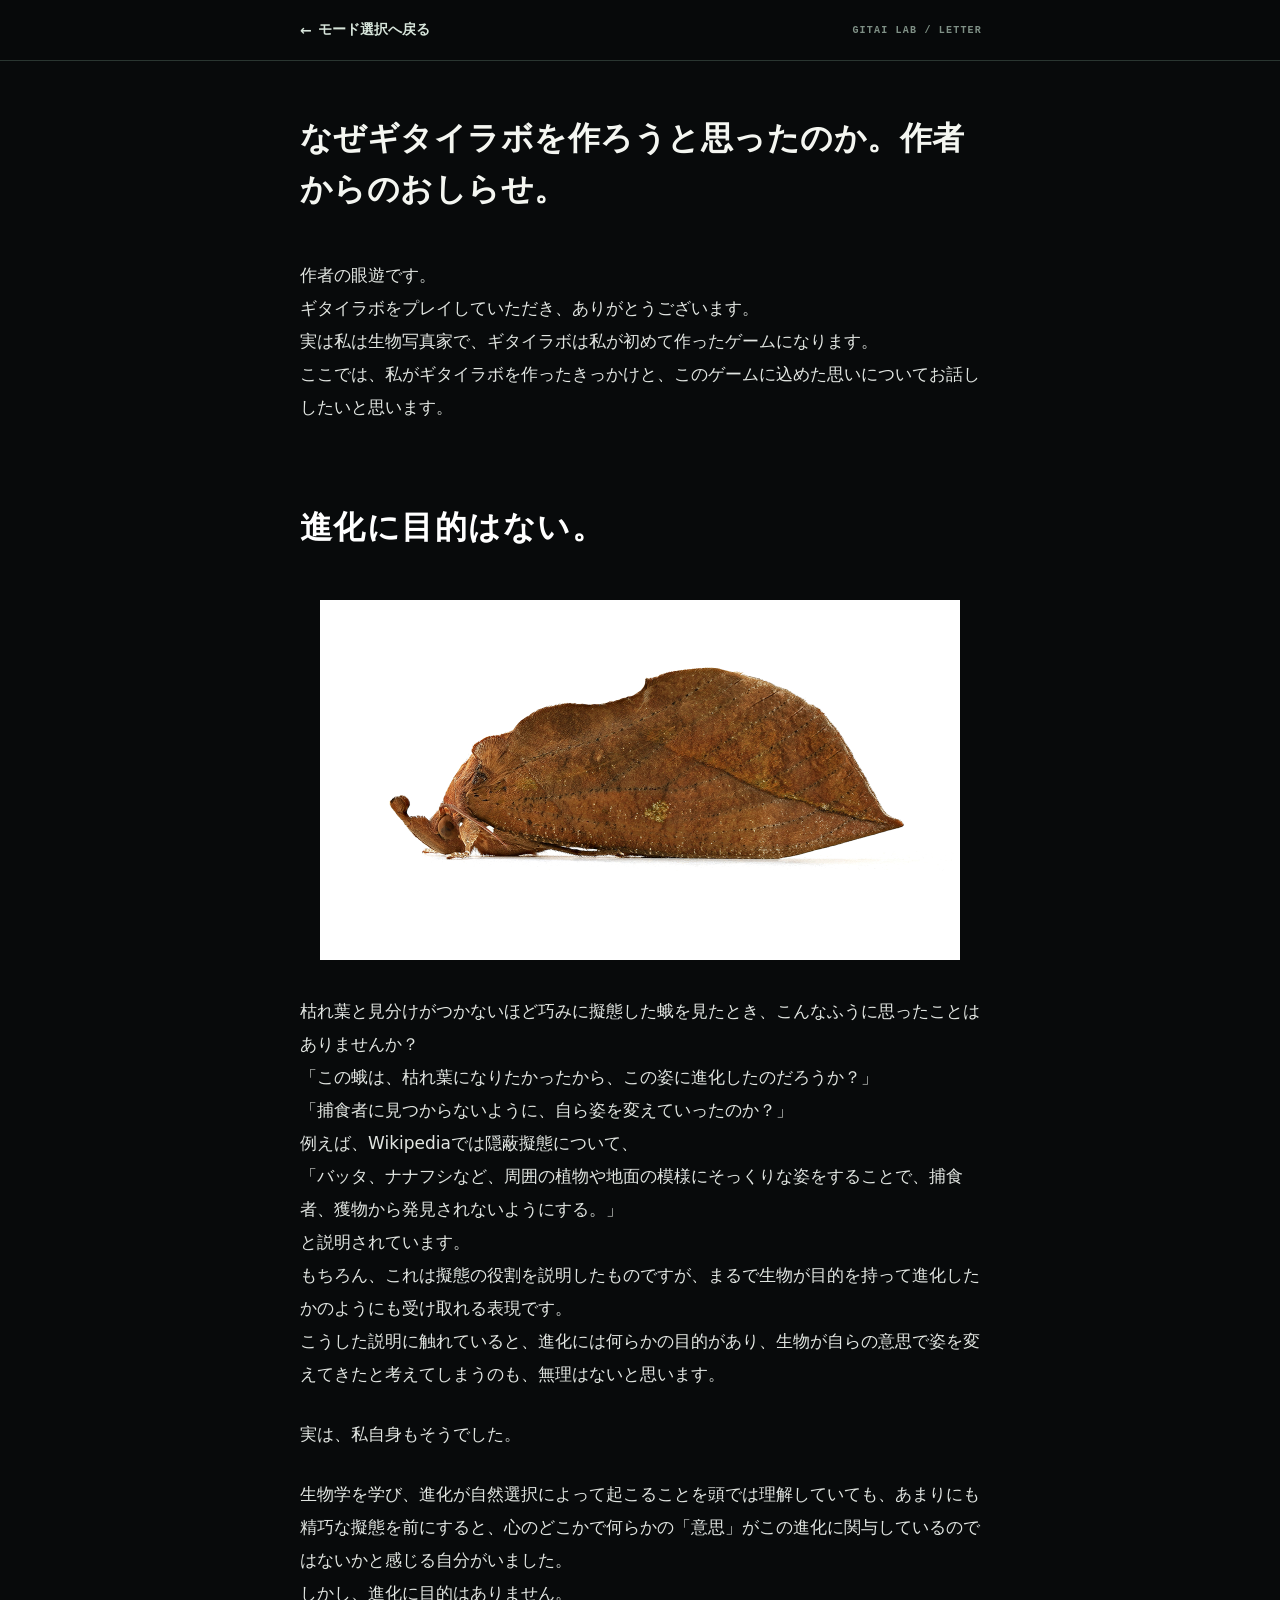
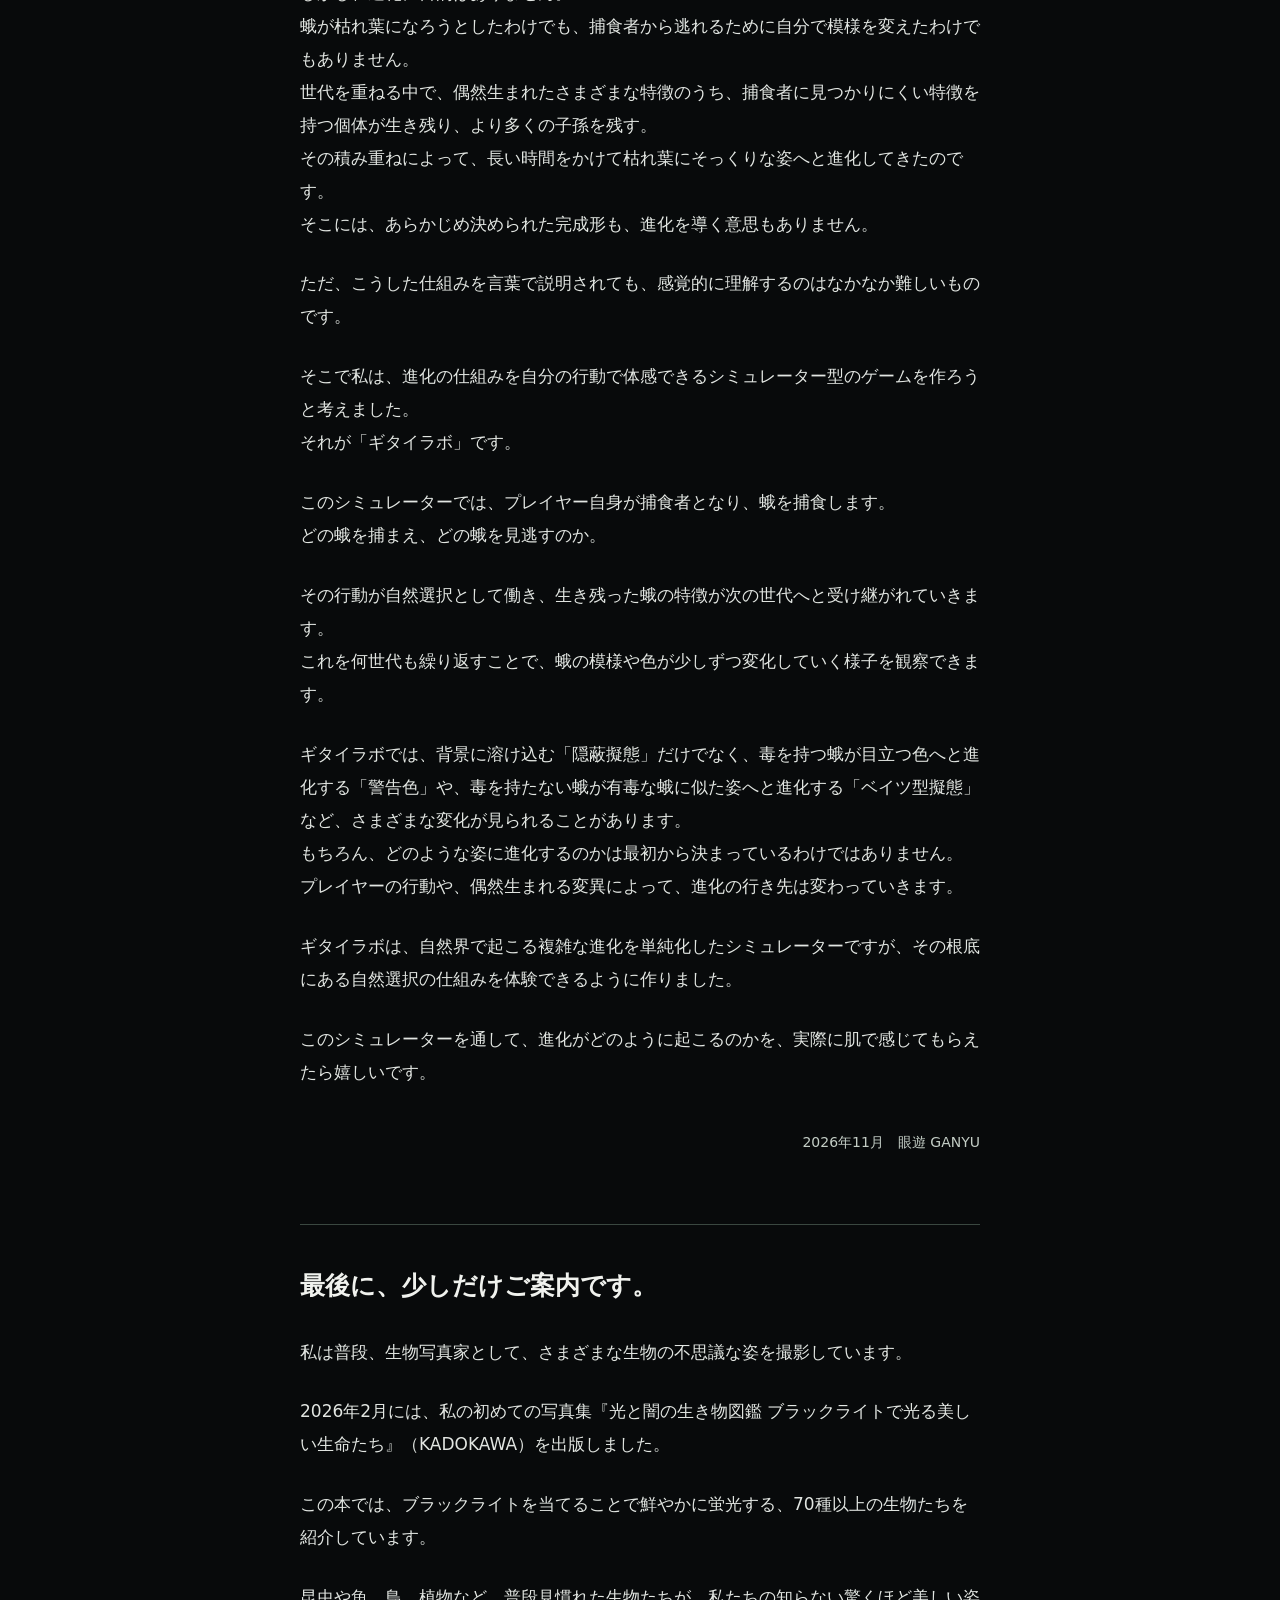
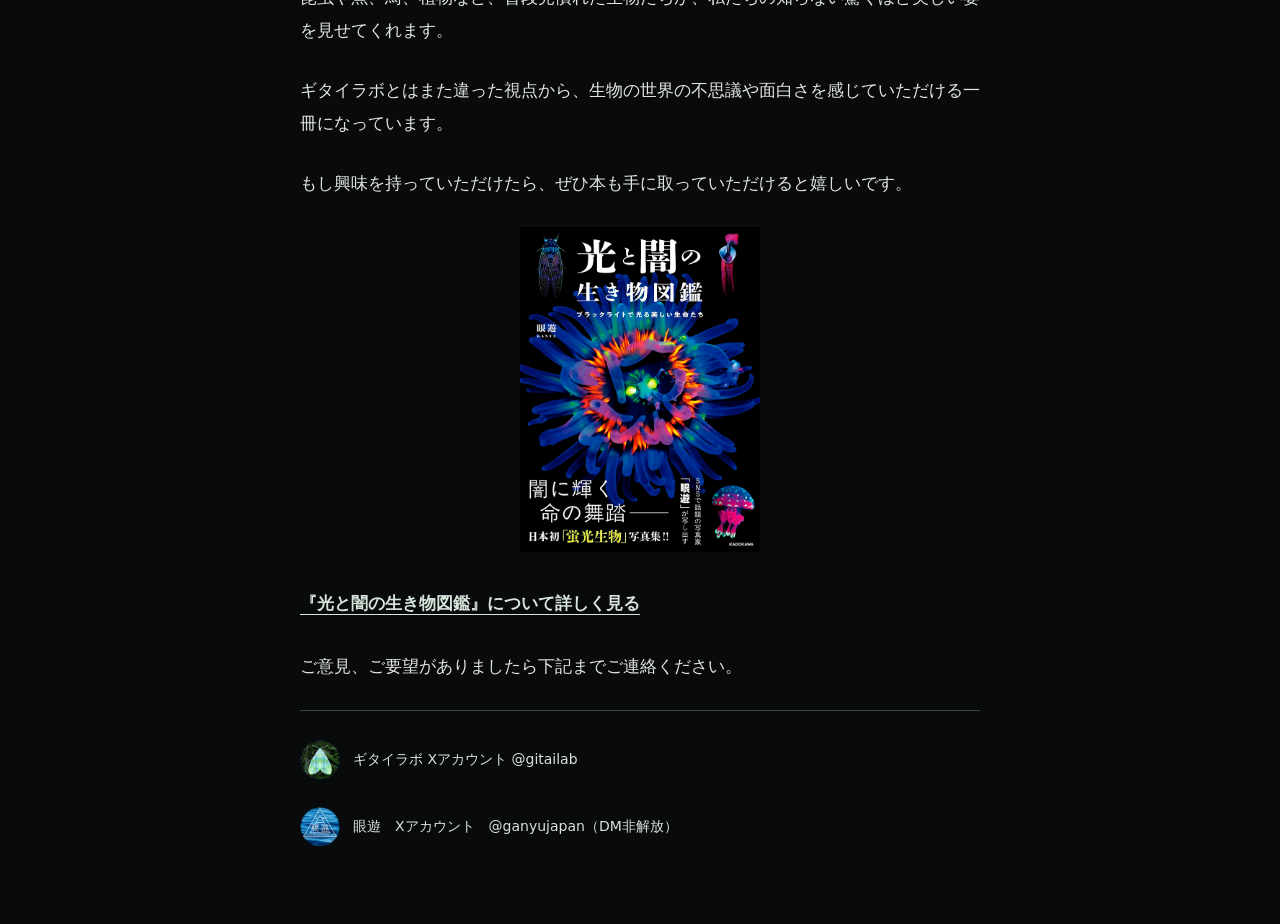
<file: author_news.html>
<!DOCTYPE html>
<html lang="ja">
<head>
  <meta charset="utf-8">
  <meta name="viewport" content="width=device-width, initial-scale=1, viewport-fit=cover">
  <meta name="theme-color" content="#080a0b">
  <meta name="description" content="ギタイラボを作ったきっかけと、このゲームに込めた思い。生物写真家・眼遊からのお知らせ。">
  <title>なぜギタイラボを作ろうと思ったのか。作者からのおしらせ。</title>
  <link rel="stylesheet" href="css/author_news.css?v=20261025-real-images2">
</head>
<body>
  <header class="author-page-header">
    <div class="author-page-header-inner">
      <a class="author-back" href="./?portal=menu" aria-label="ゲームモード選択へ戻る">← <span>モード選択へ戻る</span></a>
      <span class="author-page-brand">GITAI LAB / LETTER</span>
    </div>
  </header>
  <main class="author-page-main">
    <article class="author-article">
      <h1 class="author-title">なぜギタイラボを作ろうと思ったのか。作者からのおしらせ。</h1>

      <p class="author-copy">作者の眼遊です。<br>
      ギタイラボをプレイしていただき、ありがとうございます。<br>
      実は私は生物写真家で、ギタイラボは私が初めて作ったゲームになります。<br>
      ここでは、私がギタイラボを作ったきっかけと、このゲームに込めた思いについてお話ししたいと思います。</p>

      <h2 class="author-statement">進化に目的はない。</h2>

      <figure class="author-figure author-akebi">
        <img class="author-image-landscape" src="img/author/akebi_konoha.jpg"
             width="1280" height="720" alt="枯れ葉にそっくりな姿をしたアケビコノハ" loading="lazy" decoding="async">
      </figure>

      <p class="author-copy">枯れ葉と見分けがつかないほど巧みに擬態した蛾を見たとき、こんなふうに思ったことはありませんか？<br>
      「この蛾は、枯れ葉になりたかったから、この姿に進化したのだろうか？」<br>
      「捕食者に見つからないように、自ら姿を変えていったのか？」<br>
      例えば、Wikipediaでは隠蔽擬態について、<br>
      「バッタ、ナナフシなど、周囲の植物や地面の模様にそっくりな姿をすることで、捕食者、獲物から発見されないようにする。」<br>
      と説明されています。<br>
      もちろん、これは擬態の役割を説明したものですが、まるで生物が目的を持って進化したかのようにも受け取れる表現です。<br>
      こうした説明に触れていると、進化には何らかの目的があり、生物が自らの意思で姿を変えてきたと考えてしまうのも、無理はないと思います。</p>

      <p class="author-copy">実は、私自身もそうでした。</p>

      <p class="author-copy">生物学を学び、進化が自然選択によって起こることを頭では理解していても、あまりにも精巧な擬態を前にすると、心のどこかで何らかの「意思」がこの進化に関与しているのではないかと感じる自分がいました。<br>
      しかし、進化に目的はありません。<br>
      蛾が枯れ葉になろうとしたわけでも、捕食者から逃れるために自分で模様を変えたわけでもありません。<br>
      世代を重ねる中で、偶然生まれたさまざまな特徴のうち、捕食者に見つかりにくい特徴を持つ個体が生き残り、より多くの子孫を残す。<br>
      その積み重ねによって、長い時間をかけて枯れ葉にそっくりな姿へと進化してきたのです。<br>
      そこには、あらかじめ決められた完成形も、進化を導く意思もありません。</p>

      <p class="author-copy">ただ、こうした仕組みを言葉で説明されても、感覚的に理解するのはなかなか難しいものです。</p>

      <p class="author-copy">そこで私は、進化の仕組みを自分の行動で体感できるシミュレーター型のゲームを作ろうと考えました。<br>
      それが「ギタイラボ」です。</p>

      <p class="author-copy">このシミュレーターでは、プレイヤー自身が捕食者となり、蛾を捕食します。<br>
      どの蛾を捕まえ、どの蛾を見逃すのか。</p>

      <p class="author-copy">その行動が自然選択として働き、生き残った蛾の特徴が次の世代へと受け継がれていきます。<br>
      これを何世代も繰り返すことで、蛾の模様や色が少しずつ変化していく様子を観察できます。</p>

      <p class="author-copy">ギタイラボでは、背景に溶け込む「隠蔽擬態」だけでなく、毒を持つ蛾が目立つ色へと進化する「警告色」や、毒を持たない蛾が有毒な蛾に似た姿へと進化する「ベイツ型擬態」など、さまざまな変化が見られることがあります。<br>
      もちろん、どのような姿に進化するのかは最初から決まっているわけではありません。<br>
      プレイヤーの行動や、偶然生まれる変異によって、進化の行き先は変わっていきます。</p>

      <p class="author-copy">ギタイラボは、自然界で起こる複雑な進化を単純化したシミュレーターですが、その根底にある自然選択の仕組みを体験できるように作りました。</p>

      <p class="author-copy">このシミュレーターを通して、進化がどのように起こるのかを、実際に肌で感じてもらえたら嬉しいです。</p>

      <p class="author-signature">2026年11月　眼遊 GANYU</p>

      <hr class="author-section-rule"><h2 class="author-chapter">最後に、少しだけご案内です。</h2>

      <p class="author-copy">私は普段、生物写真家として、さまざまな生物の不思議な姿を撮影しています。</p>

      <p class="author-copy">2026年2月には、私の初めての写真集『光と闇の生き物図鑑 ブラックライトで光る美しい生命たち』（KADOKAWA）を出版しました。</p>

      <p class="author-copy">この本では、ブラックライトを当てることで鮮やかに蛍光する、70種以上の生物たちを紹介しています。</p>

      <p class="author-copy">昆虫や魚、鳥、植物など、普段見慣れた生物たちが、私たちの知らない驚くほど美しい姿を見せてくれます。</p>

      <p class="author-copy">ギタイラボとはまた違った視点から、生物の世界の不思議や面白さを感じていただける一冊になっています。</p>

      <p class="author-copy">もし興味を持っていただけたら、ぜひ本も手に取っていただけると嬉しいです。</p>

      <figure class="author-figure author-book">
        <img class="author-image-cover" src="img/author/book_hikari_to_yami.jpg"
             width="665" height="900" alt="光と闇の生き物図鑑 ブラックライトで光る美しい生命たち 表紙" loading="lazy" decoding="async">
      </figure>

      <p class="author-copy"><a class="author-outbound" href="https://www.kadokawa.co.jp/product/322507000205/" target="_blank" rel="noopener noreferrer">『光と闇の生き物図鑑』について詳しく見る</a></p>

      <p class="author-copy">ご意見、ご要望がありましたら下記までご連絡ください。</p>

      <section class="author-contacts" aria-label="お問い合わせ">
      <a class="author-x-link" href="https://x.com/gitailab" target="_blank" rel="noopener noreferrer"><img class="author-x-icon" src="img/author/x_gitailab.png" width="96" height="96" alt="" loading="lazy" decoding="async"><span>ギタイラボ Xアカウント @gitailab</span></a>
      <a class="author-x-link" href="https://x.com/ganyujapan" target="_blank" rel="noopener noreferrer"><img class="author-x-icon" src="img/author/x_ganyujapan.png" width="96" height="96" alt="" loading="lazy" decoding="async"><span>眼遊　Xアカウント　@ganyujapan（DM非解放）</span></a>
      </section>
    </article>
  </main>
</body>
</html>
</file>
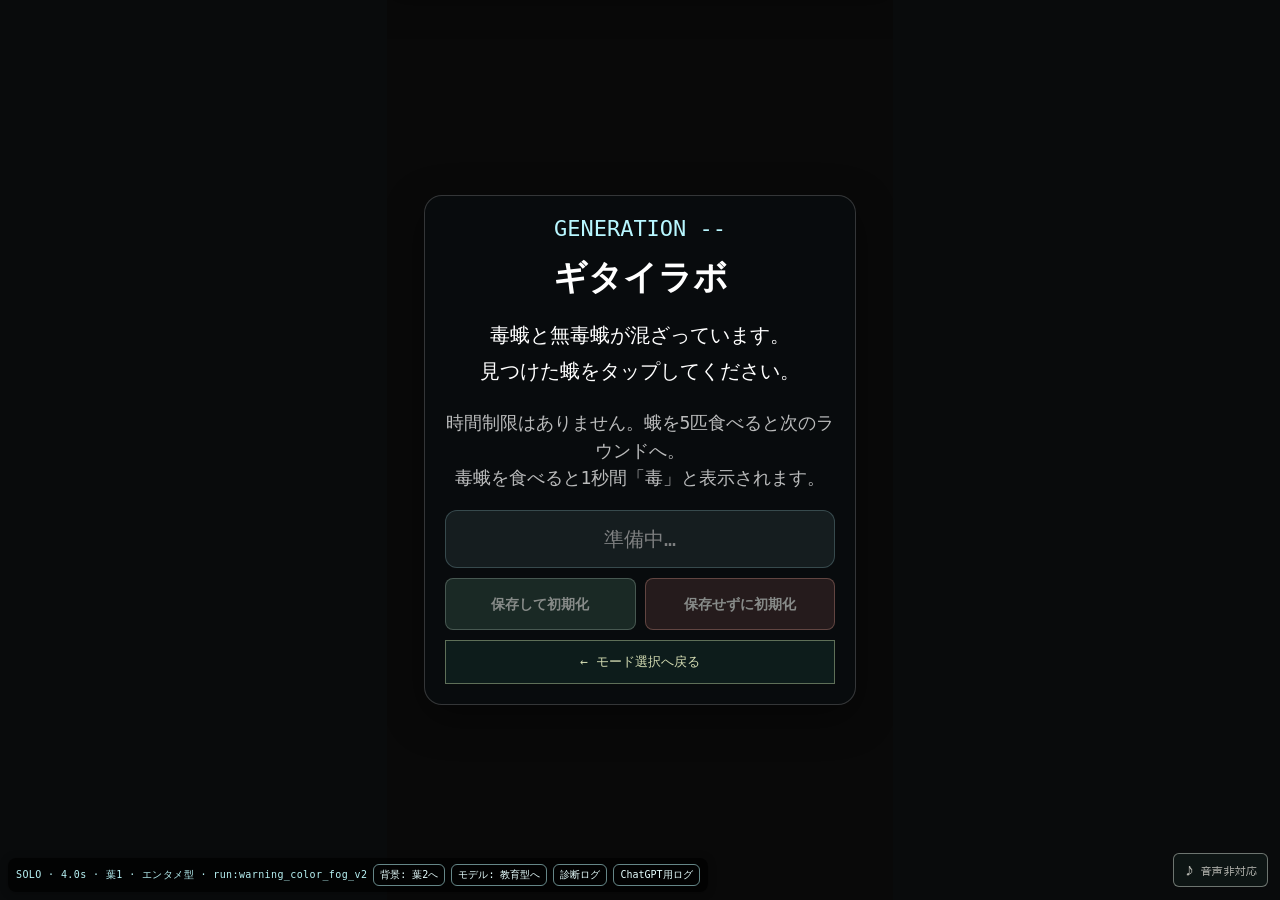
<file: warning_fog.html>
<!doctype html>
<html lang="ja">
<head>
  <meta charset="utf-8">
  <meta name="viewport" content="width=device-width, initial-scale=1">
  <title>ギタイラボ — 世代ごとの霧実験 v2 へ</title>
  <meta http-equiv="refresh" content="0; url=./index.html?model=continuous_v1&amp;env=kusagi_001&amp;experiment=warning_color&amp;run=warning_color_fog_v2&amp;fog=1&amp;play=1&amp;launch=fog-v2-20261020-dense2-life5-theater1">
</head>
<body>
  <p>霧あり実験を起動しています…</p>
  <p><a href="./index.html?model=continuous_v1&amp;env=kusagi_001&amp;experiment=warning_color&amp;run=warning_color_fog_v2&amp;fog=1&amp;play=1&amp;launch=fog-v2-20261020-dense2-life5-theater1">起動しない場合はこちら</a></p>
  <script>
    // A query-free landing URL prevents chat/in-app link handlers from
    // dropping individual game-mode parameters. This also refreshes the
    // entry HTML URL, avoiding a previously opened stale game tab.
    const next = new URL('./index.html', window.location.href);
    for (const [key, value] of Object.entries({
      model: 'continuous_v1',
      env: 'kusagi_001',
      experiment: 'warning_color',
      run: 'warning_color_fog_v2',
      fog: '1',
      play: '1',
      launch: 'fog-v2-20261020-dense2-life5-theater1',
    })) next.searchParams.set(key, value);
    window.location.replace(next.toString());
  </script>
</body>
</html>
</file>
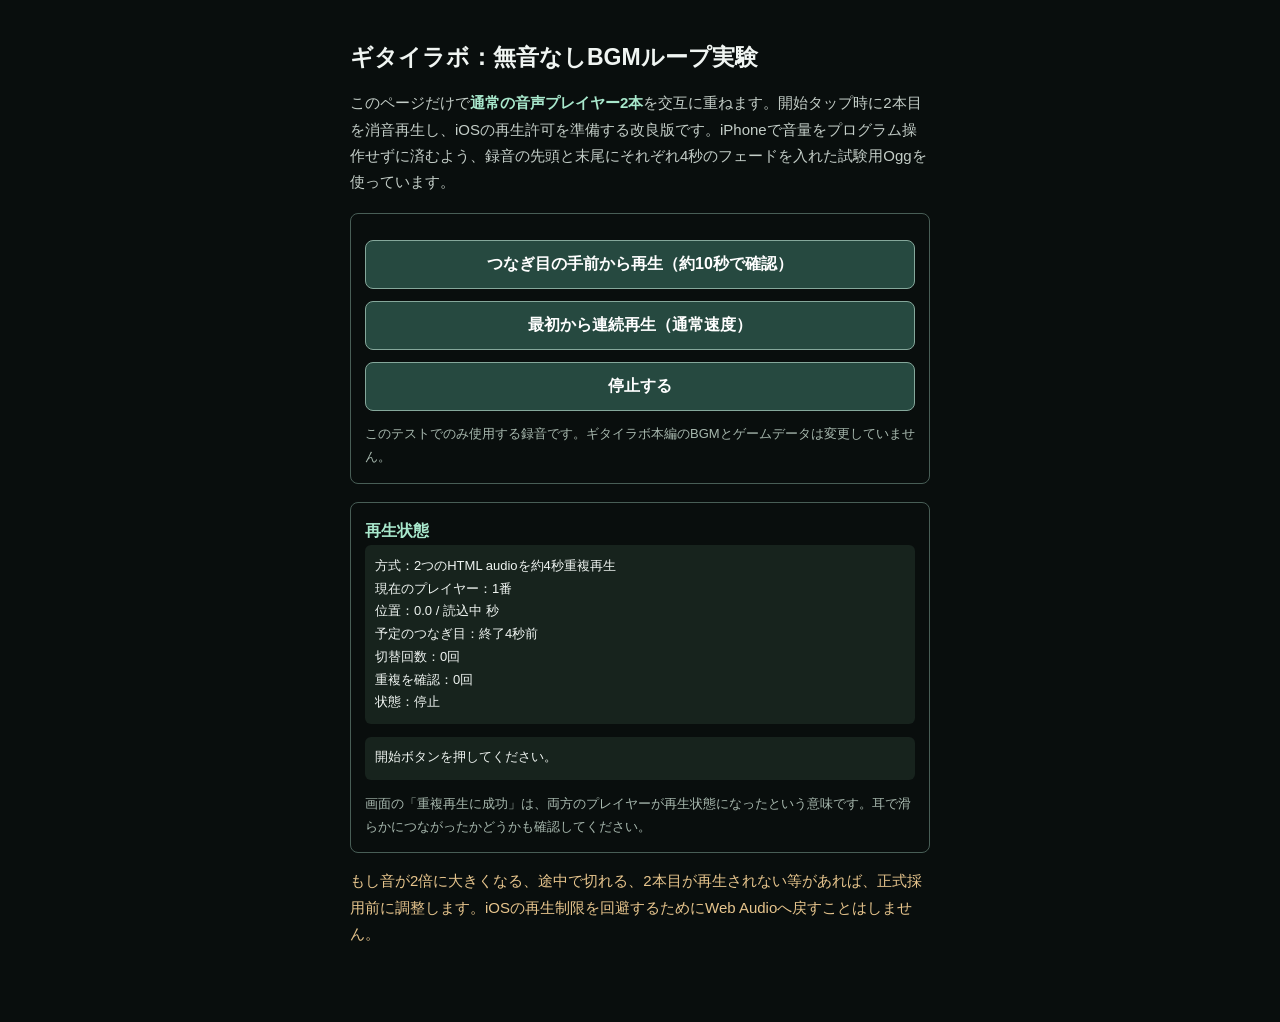
<file: audio/crossfade_test.html>
<!doctype html>
<html lang="ja">
<head>
<meta charset="utf-8">
<meta name="viewport" content="width=device-width, initial-scale=1, viewport-fit=cover">
<title>ギタイラボ｜環境音クロスフェード試験</title>
<style>
:root{color-scheme:dark;font-family:-apple-system,BlinkMacSystemFont,"Hiragino Sans",sans-serif}
body{background:#090e0d;color:#f0f5f2;max-width:580px;margin:0 auto;padding:25px 17px 60px;line-height:1.75}
h1{font-size:23px;line-height:1.5}p{color:#c4cec8;font-size:15px}
button{display:block;width:100%;background:#264940;color:white;border:1px solid #85a89b;border-radius:8px;margin:12px 0;padding:13px 10px;font-size:16px;font-weight:600}
button:active{background:#376c5b}
section{border:1px solid #485e56;border-radius:8px;margin-top:18px;padding:14px}
small{display:block;color:#a7b8ae;font-size:13px}
output,pre{display:block;background:#17231d;border-radius:6px;padding:10px;font-size:13px;white-space:pre-wrap;overflow-wrap:anywhere}
strong{color:#a8e8cc}.warn{color:#e7c58d}
</style>
</head>
<body>
<h1>ギタイラボ：無音なしBGMループ実験</h1>
<p>このページだけで<strong>通常の音声プレイヤー2本</strong>を交互に重ねます。開始タップ時に2本目を消音再生し、iOSの再生許可を準備する改良版です。iPhoneで音量をプログラム操作せずに済むよう、録音の先頭と末尾にそれぞれ4秒のフェードを入れた試験用Oggを使っています。</p>
<section>
<button id="fast" type="button">つなぎ目の手前から再生（約10秒で確認）</button>
<button id="normal" type="button">最初から連続再生（通常速度）</button>
<button id="stop" type="button">停止する</button>
<small>このテストでのみ使用する録音です。ギタイラボ本編のBGMとゲームデータは変更していません。</small>
</section>
<section>
<strong>再生状態</strong>
<output id="status">準備中…</output>
<pre id="events">開始ボタンを押してください。</pre>
<small>画面の「重複再生に成功」は、両方のプレイヤーが再生状態になったという意味です。耳で滑らかにつながったかどうかも確認してください。</small>
</section>
<p class="warn">もし音が2倍に大きくなる、途中で切れる、2本目が再生されない等があれば、正式採用前に調整します。iOSの再生制限を回避するためにWeb Audioへ戻すことはしません。</p>
<script>
(() => {
  'use strict';
  const url='gitailab_rainforest_overlap_test_48k.ogg';
  const OVERLAP=4.0;
  const el = id => document.getElementById(id);
  const info=el('status');
  const events=el('events');
  let counter=0;
  const log=(s)=>{
    events.textContent = '[' + (++counter) + '] ' + s + '\n' + events.textContent;
    events.textContent=events.textContent.slice(0,2500);
  };
  function audioSession(){
    try { if (navigator.audioSession) navigator.audioSession.type='playback'; } catch (_) {}
  }
  const players=[0,1].map(i=>{
    const a=document.createElement('audio');
    a.src=url;
    a.loop=false;
    a.preload='auto';
    a.playsInline=true;
    a.volume=1;
    a.addEventListener('error',()=>log((i+1)+'番 音源エラー '+(a.error?.code ?? '?')));
    a.addEventListener('playing',()=>log((i+1)+'番 '+(a.muted?'無音で再生許可を準備':'再生開始')));
    a.addEventListener('waiting',()=>log((i+1)+'番 データ待機中'));
    a.addEventListener('ended',()=>{
      log((i+1)+'番 終了');
      if(running && active!==i){try{a.currentTime=0;}catch(_){}}
      else if(running){log('次の再生に引き継げませんでした');running=false;}
    });
    a.addEventListener('loadedmetadata',status);
    a.addEventListener('timeupdate',tick);
    return a;
  });
  let running=false,active=0,pending=false,loops=0,overlaps=0,checkTimer=null;
  function status(){
    const a=players[active];
    const length=Number.isFinite(a.duration)?a.duration:0;
    info.textContent=
      '方式：2つのHTML audioを約4秒重複再生\n'
      +'現在のプレイヤー：'+(active+1)+'番\n'
      +'位置：'+a.currentTime.toFixed(1)+' / '+(length?length.toFixed(1):'読込中')+' 秒\n'
      +'予定のつなぎ目：終了4秒前\n'
      +'切替回数：'+loops+'回\n'
      +'重複を確認：'+overlaps+'回\n'
      +'状態：'+(running?'試験中':'停止');
  }
  function stop(){
    running=false;pending=false;
    if(checkTimer){clearInterval(checkTimer);checkTimer=null;}
    for(const a of players){a.pause();a.loop=false;try{a.currentTime=0;}catch(_){}}
    status();
  }
  function start(nearEnd){
    stop();audioSession();
    // Prepare the SECOND media element in the actual click gesture, muted.
    // iOS does not reliably grant future play() permission from load() alone.
    const standby=players[1];
    standby.muted=true;
    try {
      Promise.resolve(standby.play()).then(()=>{
        standby.pause();
        try{standby.currentTime=0;}catch(_){}
        standby.muted=false;
        log('2番の再生許可を準備できました（消音再生→停止）');
      }).catch(error=>{
        standby.muted=false;
        log('2番の事前準備が拒否されました: '+error.name);
      });
    }catch(error){standby.muted=false;log('2番の事前準備に失敗: '+error.name);}
    active=0;loops=0;overlaps=0;pending=false;running=true;
    const a=players[0];
    if(nearEnd){
      if(Number.isFinite(a.duration) && a.duration>12){
        try{a.currentTime=Math.max(0,a.duration-10);}catch(err){log('早送りできません: '+err.message);}
      }else log('まだ音源の読み込み前なので、通常位置から開始します');
    }
    // MUST be called directly in this user gesture (iOS browser).
    try{
      const promise=a.play();
      promise?.catch(err=>{log('最初の再生に失敗: '+err.name);stop();});
    }catch(err){log('再生できません: '+err.message);stop();}
    checkTimer=setInterval(tick,80);
    status();
  }
  function tick(){
    if(!running || pending || document.hidden)return;
    const old=players[active];
    const d=old.duration;
    if(!Number.isFinite(d)||d<=OVERLAP+1){status();return;}
    if(old.currentTime < d-OVERLAP){status();return;}
    pending=true;
    const nextIndex=1-active, next=players[nextIndex];
    log('切替開始 '+(active+1)+' → '+(nextIndex+1)+'：'
      +old.currentTime.toFixed(2)+'秒');
    try{next.currentTime=0;}catch(_){}
    // Critical test: native play() of second player WITHOUT another tap.
    try{
      const result=next.play();
      Promise.resolve(result).then(()=>{
        if(!running)return;
        const simultaneouslyPlaying=old.paused===false && next.paused===false
          && old.ended===false && next.ended===false;
        if(simultaneouslyPlaying){
          overlaps++;
          log('2プレイヤーが同時再生状態になりました');
        }else{
          log('注意：2プレイヤーの重複状態を確認できません（iPhone制限の可能性）');
        }
        active=nextIndex;
        loops++;
        pending=false;
        status();
      }).catch(err=>{
        log('2番目の再生が拒否されました: '+err.name);
        // Keep the existing audio audible, even if crossfade is unsupported.
        old.loop=true;
        running=false;pending=false;
        if(checkTimer){clearInterval(checkTimer);checkTimer=null;}
        status();
      });
    }catch(err){
      log('2番目の再生エラー: '+err.message);
      old.loop=true;running=false;pending=false;
      if(checkTimer){clearInterval(checkTimer);checkTimer=null;}
      status();
    }
  }
  el('fast').addEventListener('click',()=>start(true));
  el('normal').addEventListener('click',()=>start(false));
  el('stop').addEventListener('click',stop);
  document.addEventListener('visibilitychange',()=>{if(document.hidden){log('画面非表示：テストを停止');stop();}});
  window.addEventListener('pagehide',stop);
  status();
})();
</script>
</body>
</html>
</file>
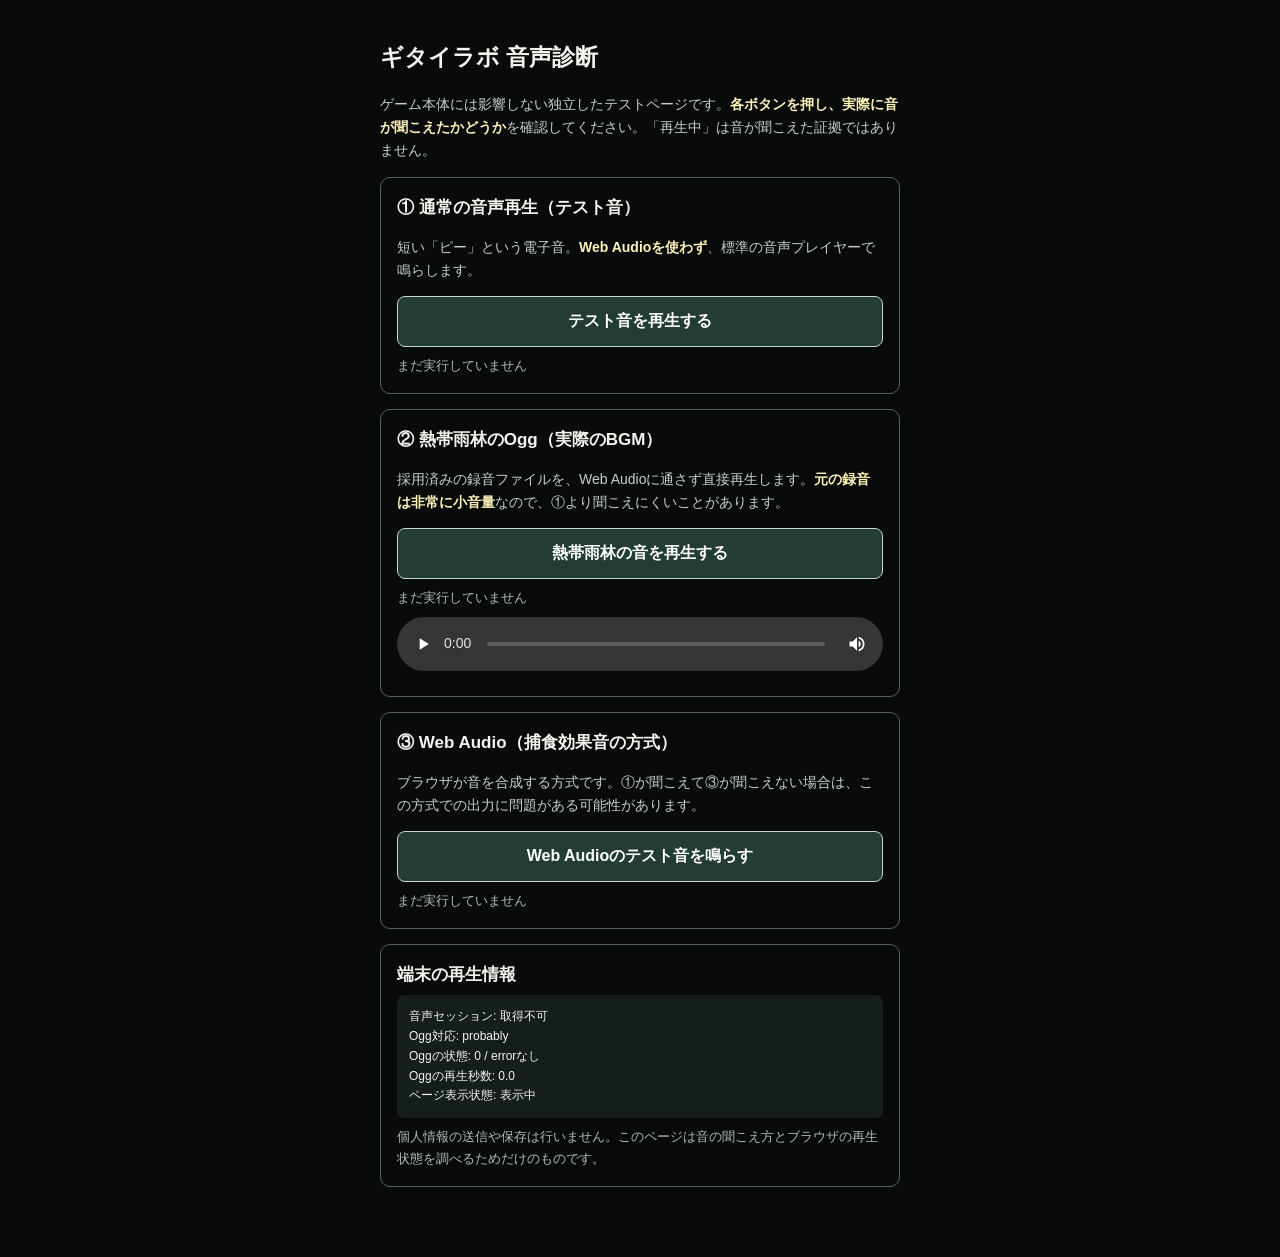
<file: audio/diagnostic.html>
<!doctype html>
<html lang="ja">
<head>
<meta charset="utf-8">
<meta name="viewport" content="width=device-width, initial-scale=1, viewport-fit=cover">
<title>ギタイラボ 音声診断</title>
<style>
:root{color-scheme:dark;font-family:-apple-system,BlinkMacSystemFont,"Hiragino Sans",sans-serif}
body{background:#090b0b;color:#f4f4ef;margin:0 auto;padding:24px 16px 55px;max-width:520px;line-height:1.65}
h1{font-size:23px}h2{font-size:17px;margin:0 0 6px}
p{font-size:14px;color:#c6d0c9}section{border:1px solid #566358;padding:16px;margin:15px 0;border-radius:10px}
button{appearance:none;border:1px solid #c8d6ce;color:white;background:#233c35;padding:14px;width:100%;border-radius:8px;font-size:16px;font-weight:600;cursor:pointer}
button:active{background:#335b4e}
small{display:block;color:#aebcb2;margin-top:8px}
audio{width:100%;margin-top:8px}
output,pre{display:block;white-space:pre-wrap;overflow-wrap:anywhere;padding:12px;background:#151e1a;border-radius:7px;font-size:12px}
strong{color:#fef1b9}
</style>
</head>
<body>
<h1>ギタイラボ 音声診断</h1>
<p>ゲーム本体には影響しない独立したテストページです。<strong>各ボタンを押し、実際に音が聞こえたかどうか</strong>を確認してください。「再生中」は音が聞こえた証拠ではありません。</p>
<section>
<h2>① 通常の音声再生（テスト音）</h2>
<p>短い「ピー」という電子音。<strong>Web Audioを使わず</strong>、標準の音声プレイヤーで鳴らします。</p>
<button id="wavTest" type="button">テスト音を再生する</button>
<small id="wavState">まだ実行していません</small>
</section>
<section>
<h2>② 熱帯雨林のOgg（実際のBGM）</h2>
<p>採用済みの録音ファイルを、Web Audioに通さず直接再生します。<strong>元の録音は非常に小音量</strong>なので、①より聞こえにくいことがあります。</p>
<button id="oggTest" type="button">熱帯雨林の音を再生する</button>
<small id="oggState">まだ実行していません</small>
<audio id="ogg" controls playsinline preload="metadata" src="gitailab_rainforest_soft_48k.ogg"></audio>
</section>
<section>
<h2>③ Web Audio（捕食効果音の方式）</h2>
<p>ブラウザが音を合成する方式です。①が聞こえて③が聞こえない場合は、この方式での出力に問題がある可能性があります。</p>
<button id="webTest" type="button">Web Audioのテスト音を鳴らす</button>
<small id="webState">まだ実行していません</small>
</section>
<section>
<h2>端末の再生情報</h2>
<output id="info"></output>
<small>個人情報の送信や保存は行いません。このページは音の聞こえ方とブラウザの再生状態を調べるためだけのものです。</small>
</section>
<script>
(() => {
'use strict';
const id = (n) => document.getElementById(n);
function playbackSession() {
  try {
    if (navigator.audioSession) navigator.audioSession.type = 'playback';
  } catch (_) {}
}
function info() {
  const player = id('ogg');
  id('info').textContent =
    '音声セッション: ' + (navigator.audioSession?.type ?? '取得不可') +
    '\nOgg対応: ' + (player.canPlayType('audio/ogg; codecs="opus"') || '不明／非対応') +
    '\nOggの状態: ' + player.readyState + ' / ' +
      (player.error ? 'error ' + player.error.code : 'errorなし') +
    '\nOggの再生秒数: ' + player.currentTime.toFixed(1) +
    '\nページ表示状態: ' + (document.hidden ? '非表示' : '表示中');
}
const stamp = (element, s) => { element.textContent = s; info(); };
const wav = new Audio();
wav.playsInline = true;
let wavUrl;
function makeTone() {
  const rate = 22050, frames = Math.floor(rate * .55);
  const bytes = new ArrayBuffer(44 + frames * 2);
  const v = new DataView(bytes);
  function word(offset, text) {
    for(let i=0;i<text.length;i++) v.setUint8(offset+i,text.charCodeAt(i));
  }
  word(0,'RIFF');v.setUint32(4,36+frames*2,true);word(8,'WAVE');
  word(12,'fmt ');v.setUint32(16,16,true);v.setUint16(20,1,true);
  v.setUint16(22,1,true);v.setUint32(24,rate,true);
  v.setUint32(28,rate*2,true);v.setUint16(32,2,true);v.setUint16(34,16,true);
  word(36,'data');v.setUint32(40,frames*2,true);
  for(let i=0;i<frames;i++){
    const envelope = Math.min(1,i/400,(frames-i-1)/400);
    const sample = Math.sin(2*Math.PI*660*i/rate)*Math.max(0,envelope)*.42;
    v.setInt16(44+2*i,Math.round(sample*32767),true);
  }
  return new Blob([bytes],{type:'audio/wav'});
}
id('wavTest').addEventListener('click',() => {
  playbackSession();
  if(!wavUrl) {
    wavUrl = URL.createObjectURL(makeTone());
    wav.src = wavUrl;
  }
  wav.currentTime=0;
  stamp(id('wavState'),'再生を開始しました（耳での確認が必要）');
  const result=wav.play();
  result?.catch(e=>stamp(id('wavState'),'失敗: '+e.name+': '+e.message));
});
wav.addEventListener('error',()=>stamp(id('wavState'),'再生エラー: '+wav.error?.code));
wav.addEventListener('ended',()=>stamp(id('wavState'),'再生終了（耳で聞こえましたか？）'));
const ogg=id('ogg');
id('oggTest').addEventListener('click',()=>{
  playbackSession();
  stamp(id('oggState'),'再生を開始しました（耳での確認が必要）');
  const result=ogg.play();
  result?.catch(e=>stamp(id('oggState'),'失敗: '+e.name+': '+e.message));
});
ogg.addEventListener('playing',()=>stamp(id('oggState'),'再生処理中（音が聞こえるとは限りません）'));
ogg.addEventListener('error',()=>stamp(id('oggState'),'Ogg読み込み失敗: '+ogg.error?.code));
ogg.addEventListener('timeupdate',info);
id('webTest').addEventListener('click',()=>{
  playbackSession();
  try {
    const AudioContext = window.AudioContext || window.webkitAudioContext;
    if(!AudioContext) throw new Error('Web Audio APIがありません');
    const ctx=new AudioContext();
    const osc=ctx.createOscillator(),gain=ctx.createGain();
    osc.type='sine';osc.frequency.value=880;
    const time=ctx.currentTime;
    gain.gain.setValueAtTime(.0001,time);
    gain.gain.exponentialRampToValueAtTime(.28,time+.035);
    gain.gain.exponentialRampToValueAtTime(.0001,time+.45);
    osc.connect(gain);gain.connect(ctx.destination);
    ctx.resume().then(()=>stamp(id('webState'),'Web Audio '+ctx.state+'（耳での確認が必要）'))
      .catch(e=>stamp(id('webState'),'再開に失敗: '+e.message));
    osc.start(time);osc.stop(time+.48);
    osc.onended=()=>{ stamp(id('webState'),'再生終了／'+ctx.state+'（耳で聞こえましたか？）');ctx.close().catch(()=>{});};
  }catch(e){stamp(id('webState'),'実行失敗: '+e.message)}
});
info();
})();
</script>
</body>
</html>
</file>
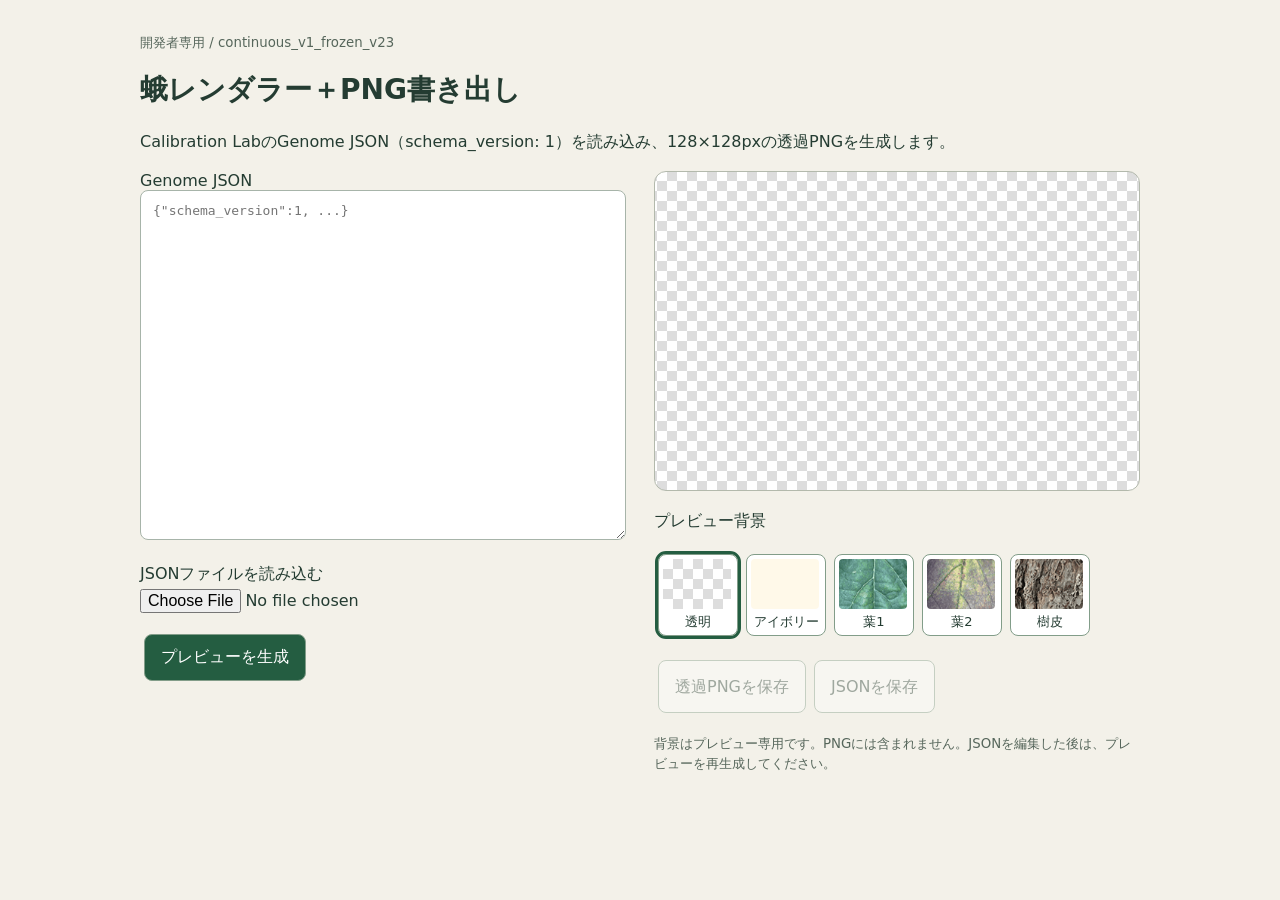
<file: dev/moth_exporter.html>
<!doctype html><html lang="ja"><head><meta charset="utf-8"><meta name="viewport" content="width=device-width,initial-scale=1"><title>蛾レンダラー・PNG書き出し</title><style>
*{box-sizing:border-box}body{margin:0;background:#f3f1e9;color:#243c32;font-family:system-ui,sans-serif}main{max-width:1040px;margin:auto;padding:32px 20px}h1{font-size:28px}.layout{display:grid;grid-template-columns:1fr 1fr;gap:28px}textarea{width:100%;height:350px;padding:12px;font:13px monospace;border:1px solid #a7b4a9;border-radius:8px}button,input{font:inherit}button{padding:12px 16px;border:1px solid #829d89;border-radius:8px;background:white;color:#243c32;margin:4px}button.primary{background:#245d41;color:white}button:disabled{opacity:.4}#preview{display:grid;place-items:center;width:100%;height:320px;border:1px solid #b3b9ac;border-radius:12px;background-size:cover;background-position:center}.checker{background-color:white;background-image:conic-gradient(#ddd 25%,transparent 0 50%,#ddd 0 75%,transparent 0);background-size:20px 20px!important}canvas{width:128px;height:128px}#backgrounds{display:flex;flex-wrap:wrap}#backgrounds button{width:80px;font-size:13px;padding:4px}#backgrounds img,.swatch{display:block;width:68px;height:50px;object-fit:cover;border-radius:4px;margin-bottom:4px}button[aria-pressed=true]{outline:3px solid #245d41}#message{min-height:48px;white-space:pre-wrap}p{line-height:1.7}small{color:#56665b}@media(max-width:680px){.layout{grid-template-columns:1fr}main{padding:20px 14px}}
</style></head><body><main><small>開発者専用 / continuous_v1_frozen_v23</small><h1>蛾レンダラー＋PNG書き出し</h1><p>Calibration LabのGenome JSON（schema_version: 1）を読み込み、128×128pxの透過PNGを生成します。</p><div class="layout"><section><label for="json">Genome JSON</label><textarea id="json" spellcheck="false" placeholder='{"schema_version":1, ...}'></textarea><p><label>JSONファイルを読み込む <input id="file" type="file" accept=".json,application/json"></label></p><button id="render" class="primary">プレビューを生成</button><div id="message" role="status" aria-live="polite"></div></section><section><div id="preview" class="checker"></div><p>プレビュー背景</p><div id="backgrounds"></div><p><button id="png" disabled>透過PNGを保存</button><button id="save" disabled>JSONを保存</button></p><small>背景はプレビュー専用です。PNGには含まれません。JSONを編集した後は、プレビューを再生成してください。</small></section></div></main><script type="module" src="./moth_exporter.mjs"></script></body></html>
</file>
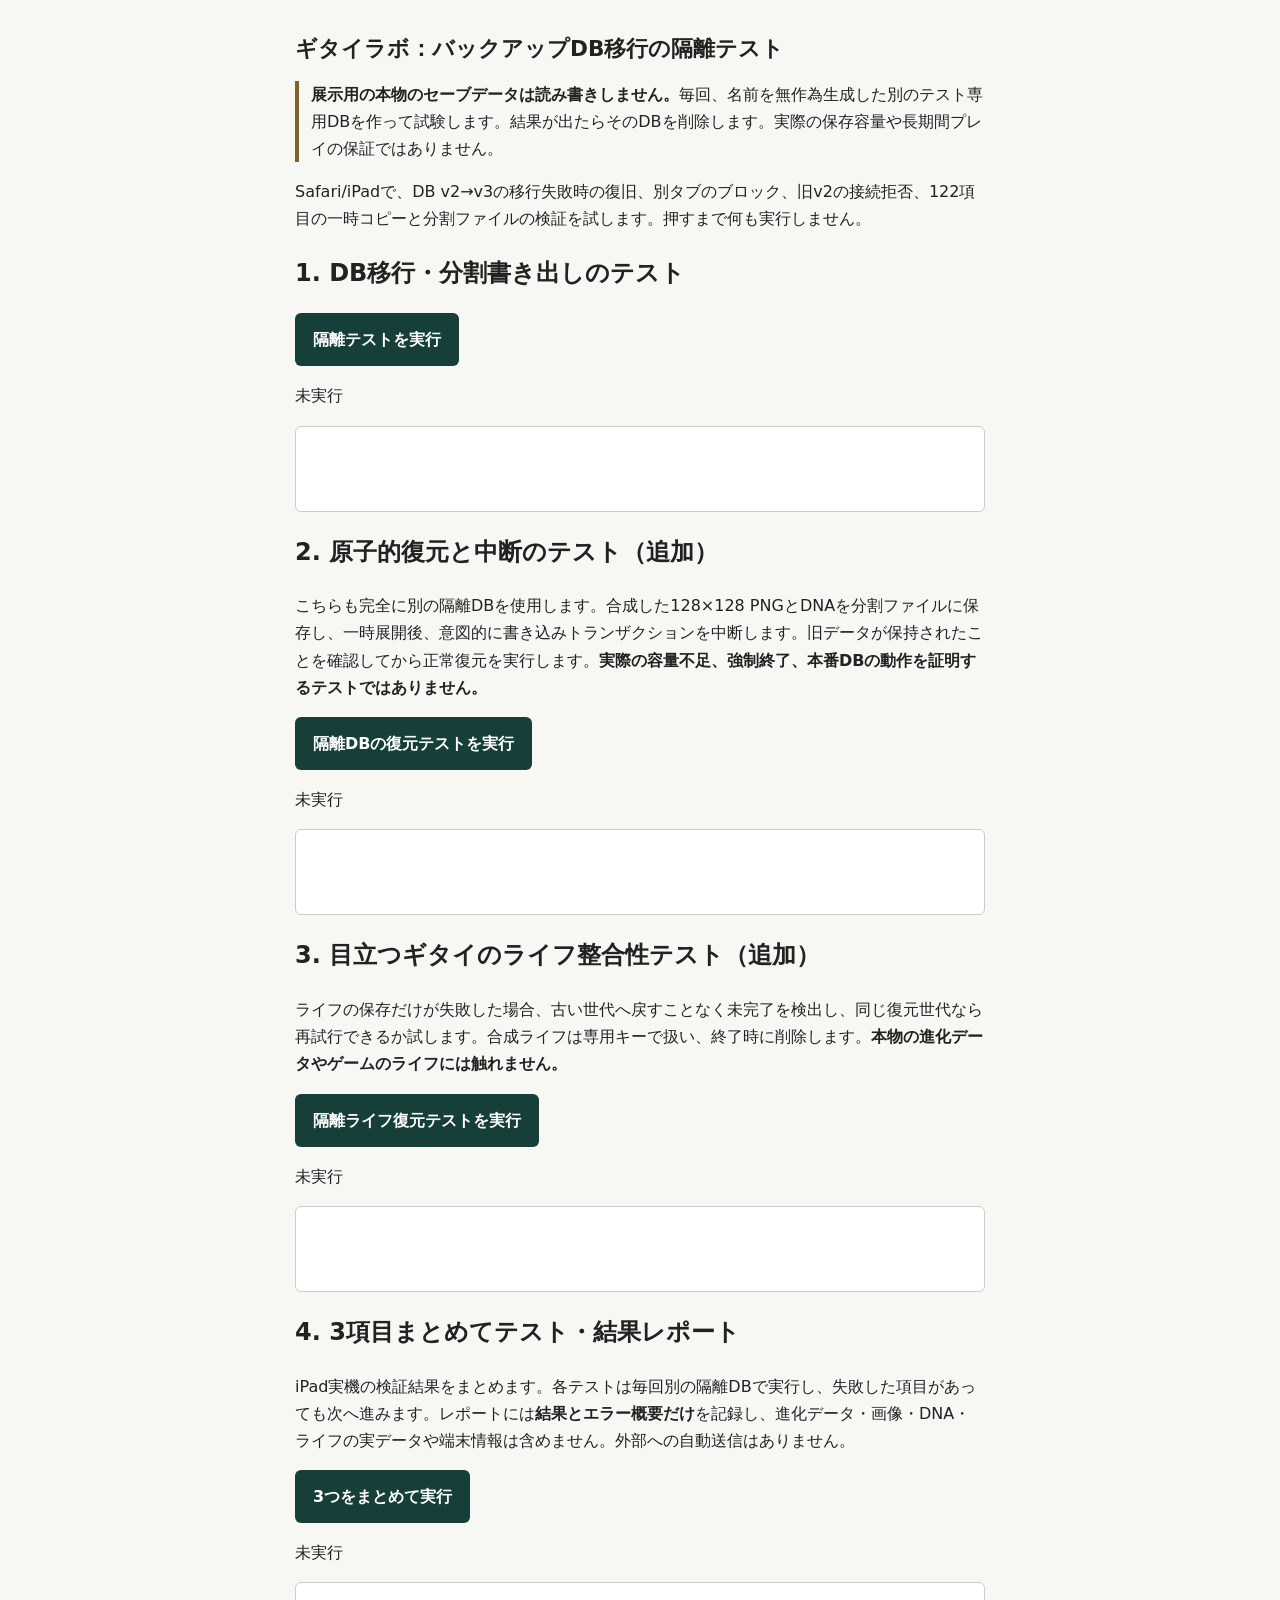
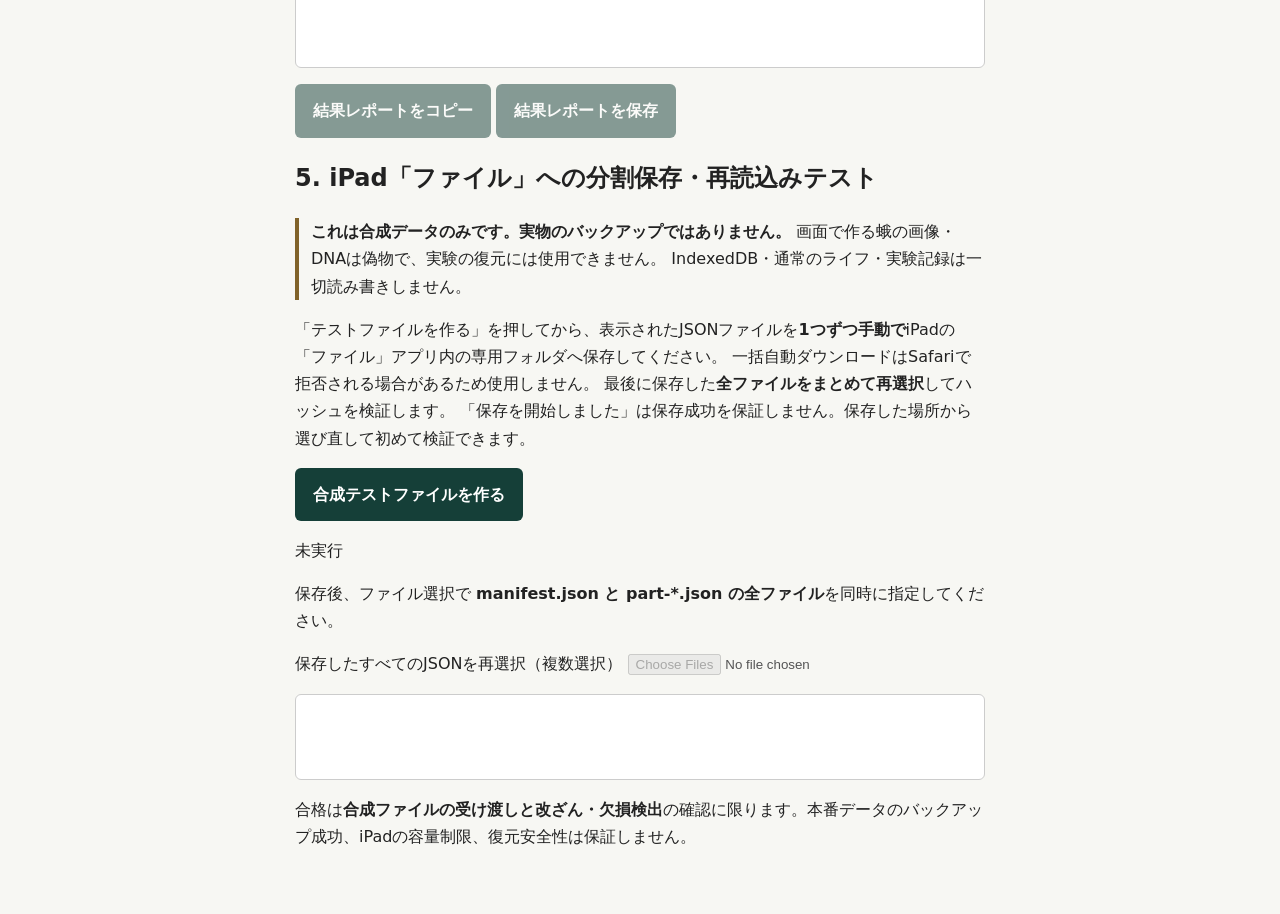
<file: exhibit/backup_rehearsal.html>
<!doctype html>
<html lang="ja">
<head>
  <meta charset="utf-8">
  <meta name="viewport" content="width=device-width,initial-scale=1">
  <meta name="robots" content="noindex,nofollow">
  <title>ギタイラボ・展示バックアップ移行の隔離テスト</title>
  <style>
  :root { color-scheme: light; }
  body { max-width: 690px; margin: 0 auto; padding: 20px 18px 48px; font: 16px/1.7 system-ui,sans-serif; background: #f7f7f3; color: #222; }
  h1 { font-size: 1.35rem; line-height:1.4; }
  button { padding: 13px 18px; background:#153f38; color:#fff; font:inherit; font-weight:700; border:0; border-radius:6px; min-height:48px; }
  button:disabled {opacity:.5;}
  pre { white-space:pre-wrap; overflow-wrap:anywhere; background:#fff; border:1px solid #ccc; border-radius:6px; padding:12px; min-height:60px; }
  .notice { border-left:4px solid #806229; padding-left:12px; }
  </style>
</head>
<body>
  <h1>ギタイラボ：バックアップDB移行の隔離テスト</h1>
  <p class="notice"><strong>展示用の本物のセーブデータは読み書きしません。</strong>毎回、名前を無作為生成した別のテスト専用DBを作って試験します。結果が出たらそのDBを削除します。実際の保存容量や長期間プレイの保証ではありません。</p>
  <p>Safari/iPadで、DB v2→v3の移行失敗時の復旧、別タブのブロック、旧v2の接続拒否、122項目の一時コピーと分割ファイルの検証を試します。押すまで何も実行しません。</p>
  <h2>1. DB移行・分割書き出しのテスト</h2>
  <button type="button" id="run">隔離テストを実行</button>
  <p id="state" role="status" aria-live="polite">未実行</p>
  <pre id="log" aria-label="テストの詳細"></pre>
  <h2>2. 原子的復元と中断のテスト（追加）</h2>
  <p>こちらも完全に別の隔離DBを使用します。合成した128×128 PNGとDNAを分割ファイルに保存し、一時展開後、意図的に書き込みトランザクションを中断します。旧データが保持されたことを確認してから正常復元を実行します。<strong>実際の容量不足、強制終了、本番DBの動作を証明するテストではありません。</strong></p>
  <button type="button" id="runRestore">隔離DBの復元テストを実行</button>
  <p id="restoreState" role="status" aria-live="polite">未実行</p>
  <pre id="restoreLog" aria-label="復元テストの詳細"></pre>
  <h2>3. 目立つギタイのライフ整合性テスト（追加）</h2>
  <p>ライフの保存だけが失敗した場合、古い世代へ戻すことなく未完了を検出し、同じ復元世代なら再試行できるか試します。合成ライフは専用キーで扱い、終了時に削除します。<strong>本物の進化データやゲームのライフには触れません。</strong></p>
  <button type="button" id="runLife">隔離ライフ復元テストを実行</button>
  <p id="lifeState" role="status" aria-live="polite">未実行</p>
  <pre id="lifeLog" aria-label="ライフ整合性テストの詳細"></pre>
  <h2>4. 3項目まとめてテスト・結果レポート</h2>
  <p>iPad実機の検証結果をまとめます。各テストは毎回別の隔離DBで実行し、失敗した項目があっても次へ進みます。レポートには<strong>結果とエラー概要だけ</strong>を記録し、進化データ・画像・DNA・ライフの実データや端末情報は含めません。外部への自動送信はありません。</p>
  <button type="button" id="runAll">3つをまとめて実行</button>
  <p id="allState" role="status" aria-live="polite">未実行</p>
  <pre id="allLog" aria-label="3項目のテスト結果"></pre>
  <button type="button" id="copyReport" disabled>結果レポートをコピー</button>
  <button type="button" id="saveReport" disabled>結果レポートを保存</button>
  <p id="reportStatus" role="status" aria-live="polite"></p>
  <h2>5. iPad「ファイル」への分割保存・再読込みテスト</h2>
  <p class="notice"><strong>これは合成データのみです。実物のバックアップではありません。</strong>
    画面で作る蛾の画像・DNAは偽物で、実験の復元には使用できません。
    IndexedDB・通常のライフ・実験記録は一切読み書きしません。</p>
  <p>「テストファイルを作る」を押してから、表示されたJSONファイルを<strong>1つずつ手動で</strong>iPadの「ファイル」アプリ内の専用フォルダへ保存してください。
    一括自動ダウンロードはSafariで拒否される場合があるため使用しません。
    最後に保存した<strong>全ファイルをまとめて再選択</strong>してハッシュを検証します。
    「保存を開始しました」は保存成功を保証しません。保存した場所から選び直して初めて検証できます。</p>
  <button type="button" id="handoffPrepare">合成テストファイルを作る</button>
  <p id="handoffState" role="status" aria-live="polite">未実行</p>
  <div id="handoffDownloadButtons" aria-label="ファイルごとの保存ボタン"></div>
  <p>保存後、ファイル選択で <strong>manifest.json と part-*.json の全ファイル</strong>を同時に指定してください。</p>
  <label for="handoffFiles">保存したすべてのJSONを再選択（複数選択）</label>
  <input type="file" id="handoffFiles" accept=".json,application/json" multiple disabled>
  <pre id="handoffLog" aria-label="保存ファイルの再読み込み検証結果"></pre>
  <p>合格は<strong>合成ファイルの受け渡しと改ざん・欠損検出</strong>の確認に限ります。本番データのバックアップ成功、iPadの容量制限、復元安全性は保証しません。</p>
  <script src="backup_file_handoff_rehearsal.js"></script>
  <script src="backup_v2.js"></script>
  <script src="backup_checkpoint_v2.js"></script>
  <script src="backup_schema_rehearsal.js"></script>
  <script src="backup_restore_preflight_v2.js"></script>
  <script src="backup_restore_atomic_v2.js"></script>
  <script src="backup_atomic_rehearsal.js"></script>
  <script src="backup_warning_life_recovery_v2.js"></script>
  <script src="backup_warning_life_rehearsal.js"></script>
  <script src="backup_rehearsal_report.js"></script>
  <script>
  (() => {
    'use strict';
    const button = document.getElementById('run');
    const state = document.getElementById('state');
    const log = document.getElementById('log');
    function add(message) { log.textContent += message + '\n'; }
    button.addEventListener('click', async () => {
      button.disabled = true;
      log.textContent = '';
      state.textContent = '隔離テスト中…';
      try {
        const result = await GitaiBackupSchemaRehearsal.runRehearsal({onPhase:add});
        add(JSON.stringify(result, null, 2));
        state.textContent = '成功：隔離DBの移行と分割書き出しの模擬データ往復を確認';
      } catch (error) {
        state.textContent = 'テスト失敗：原因をログで確認してください';
        add((error && (error.stack || error.message)) || String(error));
      } finally {
        button.disabled = false;
      }
    });
    const restoreButton=document.getElementById('runRestore');
    const restoreState=document.getElementById('restoreState');
    const restoreLog=document.getElementById('restoreLog');
    restoreButton.addEventListener('click',async()=>{
      restoreButton.disabled=true;
      restoreLog.textContent='';
      restoreState.textContent='隔離DBで検証中…';
      try {
        const result=await GitaiAtomicRestoreRehearsal.runRehearsal({
          onPhase:message=>{restoreLog.textContent+=message+String.fromCharCode(10);}
        });
        restoreLog.textContent+=JSON.stringify(result,null,2);
        restoreState.textContent='成功：中断後の旧世代保持と、正常な原子的復元を確認';
      }catch(error){
        restoreState.textContent='テスト失敗：ログを確認してください';
        restoreLog.textContent+=(error?.stack||error?.message||String(error));
      }finally{restoreButton.disabled=false;}
    });
    const lifeButton=document.getElementById('runLife');
    const lifeState=document.getElementById('lifeState');
    const lifeLog=document.getElementById('lifeLog');
    lifeButton.addEventListener('click',async()=>{
      lifeButton.disabled=true;
      lifeLog.textContent='';
      lifeState.textContent='隔離ライフ検証中…';
      try{
        const result=await GitaiWarningLifeRehearsal.runRehearsal({
          onPhase:message=>{lifeLog.textContent+=message+String.fromCharCode(10);}
        });
        lifeLog.textContent+=JSON.stringify(result,null,2);
        lifeState.textContent='成功：保存失敗・安全な再試行・古い世代の拒否を確認';
      }catch(error){
        lifeState.textContent='テスト失敗：ログを確認してください';
        lifeLog.textContent+=(error?.stack||error?.message||String(error));
      }finally{lifeButton.disabled=false;}
    });
    const allButton=document.getElementById('runAll');
    const allState=document.getElementById('allState');
    const allLog=document.getElementById('allLog');
    const reportStatus=document.getElementById('reportStatus');
    const copyButton=document.getElementById('copyReport');
    const saveButton=document.getElementById('saveReport');
    let latestReportText='';
    let suiteRunning=false;
    const runButtons=[button,restoreButton,lifeButton,allButton];
    allButton.addEventListener('click',async()=>{
      if(suiteRunning)return;
      suiteRunning=true;
      latestReportText='';
      runButtons.forEach(b=>b.disabled=true);
      copyButton.disabled=true;saveButton.disabled=true;
      allState.textContent='3項目を順番にテスト中…';
      allLog.textContent='';
      reportStatus.textContent='';
      try{
        const checks={
          migration:args=>GitaiBackupSchemaRehearsal.runRehearsal(args),
          atomic_restore:args=>GitaiAtomicRestoreRehearsal.runRehearsal(args),
          warning_life:args=>GitaiWarningLifeRehearsal.runRehearsal(args)
        };
        const report=await GitaiBackupRehearsalReport.runSuite(checks,{
          onUpdate:item=>{
            allLog.textContent+=item.label+'：'+item.status+String.fromCharCode(10);
          }
        });
        latestReportText=JSON.stringify(report,null,2);
        allLog.textContent+=String.fromCharCode(10)+latestReportText;
        allState.textContent=report.allPassed
          ?'3項目とも成功（隔離DBでの模擬テスト）'
          :'一部に失敗があります。レポートを保存して確認してください。';
        copyButton.disabled=false;saveButton.disabled=false;
      }catch(error){
        allState.textContent='レポート生成に失敗しました。';
        allLog.textContent+=(error?.message||String(error));
      }finally{
        suiteRunning=false;
        runButtons.forEach(b=>b.disabled=false);
      }
    });
    copyButton.addEventListener('click',async()=>{
      if(!latestReportText)return;
      try{
        if(!navigator.clipboard?.writeText)throw Error('コピーAPIが利用できません。');
        await navigator.clipboard.writeText(latestReportText);
        reportStatus.textContent='結果レポートをコピーしました。';
      }catch(error){
        reportStatus.textContent='直接コピーできませんでした。「保存」を試すか、画面のレポートを選択してコピーしてください。';
      }
    });
    saveButton.addEventListener('click',()=>{
      if(!latestReportText)return;
      try{
        const blob=new Blob([latestReportText],{type:'application/json'});
        const url=URL.createObjectURL(blob);
        const a=document.createElement('a');
        a.href=url;
        a.download='gitailab-isolated-test-report.json';
        a.hidden=true;
        document.body.appendChild(a);
        a.click();
        a.remove();
        // Delay URL cleanup to allow Safari's download/share sheet to read it.
        setTimeout(()=>URL.revokeObjectURL(url),30000);
        reportStatus.textContent='保存操作を開始しました。「ファイル」アプリ等に保存されたことを確認してください。';
      }catch(error){
        reportStatus.textContent='保存を開始できませんでした：'+(error?.message||String(error));
      }
    });
    // v2 File handoff: create only tiny SYNTHETIC files. Each save request
    // is a distinct direct user click. Never automatically open a download.
    const handoffPrepare=document.getElementById('handoffPrepare');
    const handoffState=document.getElementById('handoffState');
    const handoffButtons=document.getElementById('handoffDownloadButtons');
    const handoffFiles=document.getElementById('handoffFiles');
    const handoffLog=document.getElementById('handoffLog');
    handoffPrepare.addEventListener('click',async()=>{
      handoffPrepare.disabled=true;
      handoffFiles.disabled=true;
      handoffFiles.value='';
      handoffButtons.replaceChildren();
      handoffLog.textContent='';
      handoffState.textContent='合成ファイルを準備・検証中…';
      try{
        const report=await GitaiBackupFileHandoffRehearsal.prepare(GitaiBackupV2);
        report.files.forEach(info=>{
          const button=document.createElement('button');
          button.type='button';
          button.textContent=info.name+' を保存（'+info.bytes+'バイト）';
          button.style.cssText='display:block;width:100%;margin:8px 0;text-align:left';
          button.addEventListener('click',()=>{
            try{
              // Do not await inside the gesture. Safari may otherwise drop
              // the user-initiated download/share action.
              const file=GitaiBackupFileHandoffRehearsal.downloadFile(info.name);
              const url=URL.createObjectURL(file);
              const a=document.createElement('a');
              a.href=url;a.download=info.name;a.hidden=true;
              document.body.appendChild(a);
              a.click();a.remove();
              setTimeout(()=>URL.revokeObjectURL(url),30000);
              handoffState.textContent='保存操作を開始：'+info.name+
                '。実際に保存されたかは全ファイルの再選択で確認します。';
            }catch(error){
              handoffState.textContent='保存の開始に失敗：'+(error?.message||String(error));
            }
          });
          handoffButtons.appendChild(button);
        });
        handoffFiles.disabled=false;
        handoffState.textContent='合成ファイル'+report.files.length+
          '点、合成データ'+report.entries+'件を生成しました。'
          +'各保存ボタンを1回ずつ押して「ファイル」に保存してください。'
          +'最後のmanifest.jsonも必須です。';
      }catch(error){
        handoffState.textContent='合成テストの準備に失敗：'+(error?.message||String(error));
      }finally{handoffPrepare.disabled=false;}
    });
    handoffFiles.addEventListener('change',async()=>{
      if(handoffFiles.disabled||!handoffFiles.files?.length)return;
      handoffFiles.disabled=true;
      handoffLog.textContent='「ファイル」から再選択したJSONを検証中…';
      try{
        const result=await GitaiBackupFileHandoffRehearsal.verifyReselected(
          handoffFiles.files,GitaiBackupV2);
        handoffLog.textContent='成功：保存済み合成ファイル'
          +result.checkedFiles+'点（分割'+result.checkedParts+'点）を'
          +'再読み込みし、SHA-256と'+result.checkedEntries
          +'件の整合性を確認しました。\n'
          +'※本番の蛾・ライフ・進化データの復元を検証したものではありません。';
      }catch(error){
        handoffLog.textContent='再読み込み検証に失敗：'
          +(error?.message||String(error))
          +'\nファイルを「ファイル」アプリに保存して、全ファイルを選び直してください。';
      }finally{
        handoffFiles.value='';
        handoffFiles.disabled=false;
      }
    });
  })();
  </script>
</body>
</html>
</file>
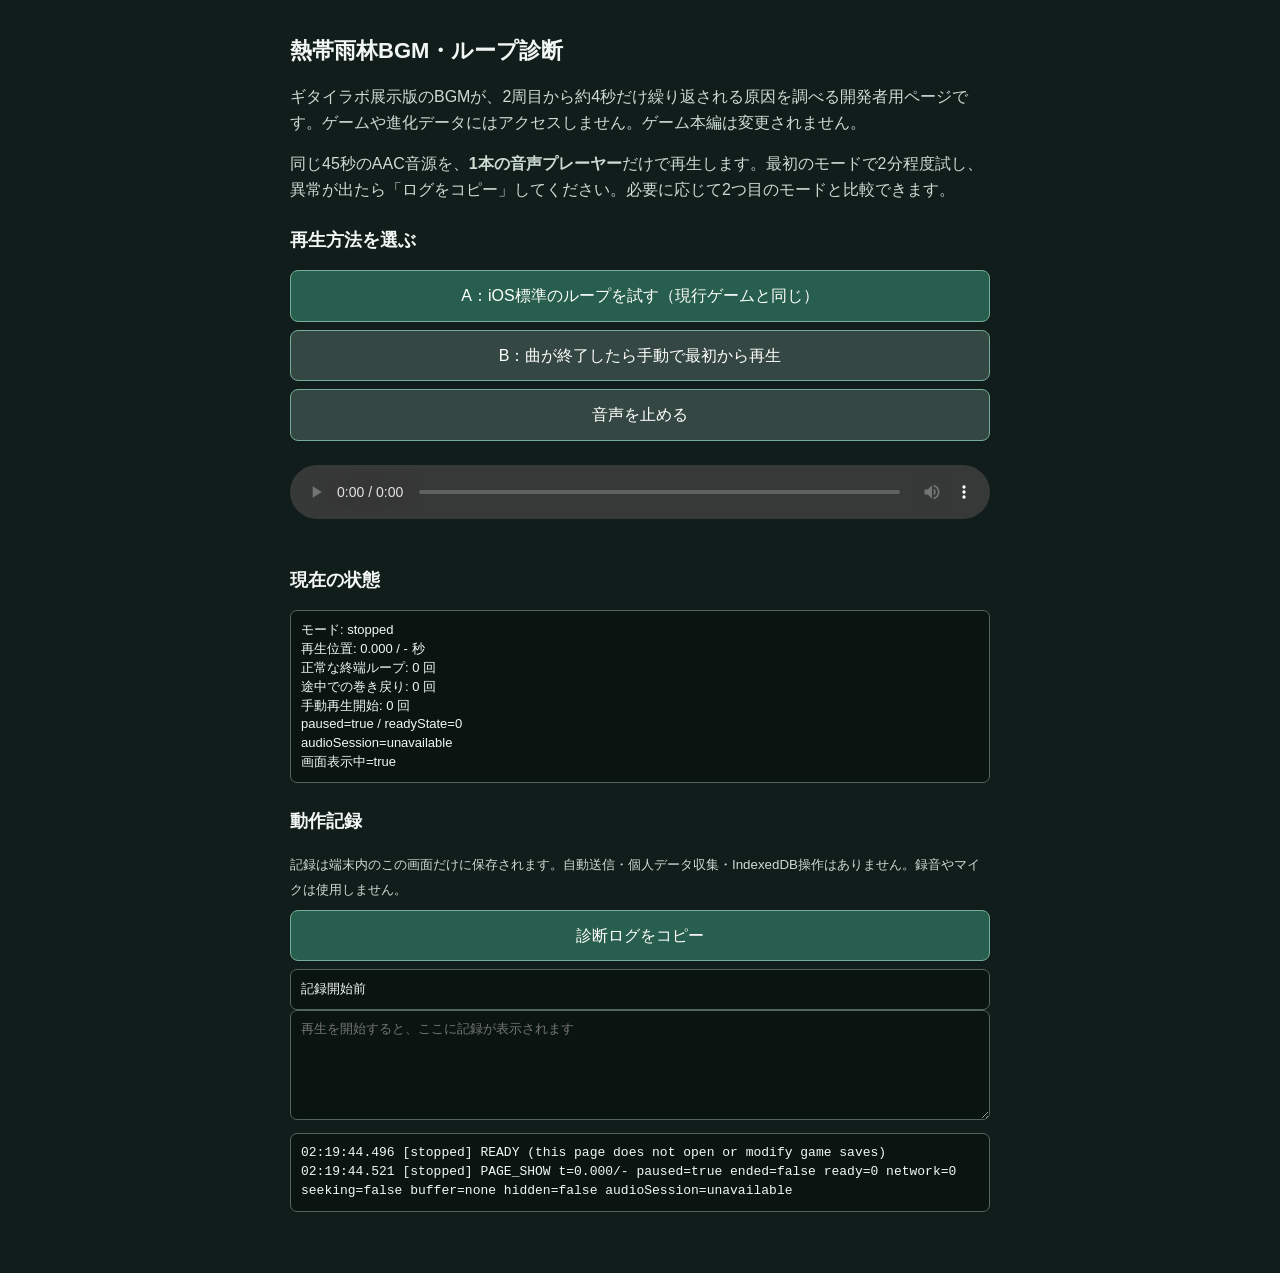
<file: exhibit/bgm_diagnostic.html>
<!doctype html>
<html lang="ja">
<head>
<meta charset="utf-8">
<meta name="viewport" content="width=device-width,initial-scale=1,viewport-fit=cover">
<meta name="color-scheme" content="dark">
<title>ギタイラボ BGMループ診断（展示版・開発用）</title>
<style>
:root{font-family:-apple-system,BlinkMacSystemFont,"Hiragino Kaku Gothic ProN",sans-serif;color-scheme:dark}
body{margin:0;padding:18px 16px 48px;background:#111d1a;color:#f3f7f4;line-height:1.6}
main{max-width:700px;margin:auto}h1{font-size:22px}h2{font-size:18px;margin-top:24px}
p,small{color:#cbdcd3}button{font:inherit;font-size:16px;display:block;width:100%;background:#285e4d;color:white;border:1px solid #76ad98;border-radius:8px;padding:12px;margin:8px 0}
button:disabled{opacity:.4}.sub{background:#354742}output,pre,textarea{display:block;box-sizing:border-box;width:100%;white-space:pre-wrap;overflow-wrap:anywhere;background:#0a1512;border:1px solid #52665b;border-radius:7px;padding:10px;font-size:13px;line-height:1.45}
pre{max-height:320px;overflow:auto}textarea{height:110px}audio{width:100%;margin:16px 0}
.warning{background:#44351e;border:1px solid #a88340;border-radius:7px;padding:12px;color:#ffe5a5}
</style>
</head>
<body>
<main>
<h1>熱帯雨林BGM・ループ診断</h1>
<p>ギタイラボ展示版のBGMが、2周目から約4秒だけ繰り返される原因を調べる開発者用ページです。ゲームや進化データにはアクセスしません。ゲーム本編は変更されません。</p>
<p>同じ45秒のAAC音源を、<strong>1本の音声プレーヤー</strong>だけで再生します。最初のモードで2分程度試し、異常が出たら「ログをコピー」してください。必要に応じて2つ目のモードと比較できます。</p>
<h2>再生方法を選ぶ</h2>
<button id="native" type="button">A：iOS標準のループを試す（現行ゲームと同じ）</button>
<button id="manual" type="button" class="sub">B：曲が終了したら手動で最初から再生</button>
<button id="stop" type="button" class="sub">音声を止める</button>
<audio id="player" controls playsinline preload="auto"></audio>
<h2>現在の状態</h2>
<output id="status">音声を選んでください</output>
<p id="alert" class="warning" hidden>途中で再生位置が巻き戻りました。下の記録を保存してください。</p>
<h2>動作記録</h2>
<small>記録は端末内のこの画面だけに保存されます。自動送信・個人データ収集・IndexedDB操作はありません。録音やマイクは使用しません。</small>
<button id="copy" type="button">診断ログをコピー</button>
<output id="copy-status" aria-live="polite">記録開始前</output>
<textarea id="log-text" aria-label="コピーする診断ログ" readonly placeholder="再生を開始すると、ここに記録が表示されます"></textarea>
<pre id="recent" aria-label="直近の記録"></pre>
<script src="bgm_diagnostic.js" defer></script>
</main>
</body>
</html>
</file>
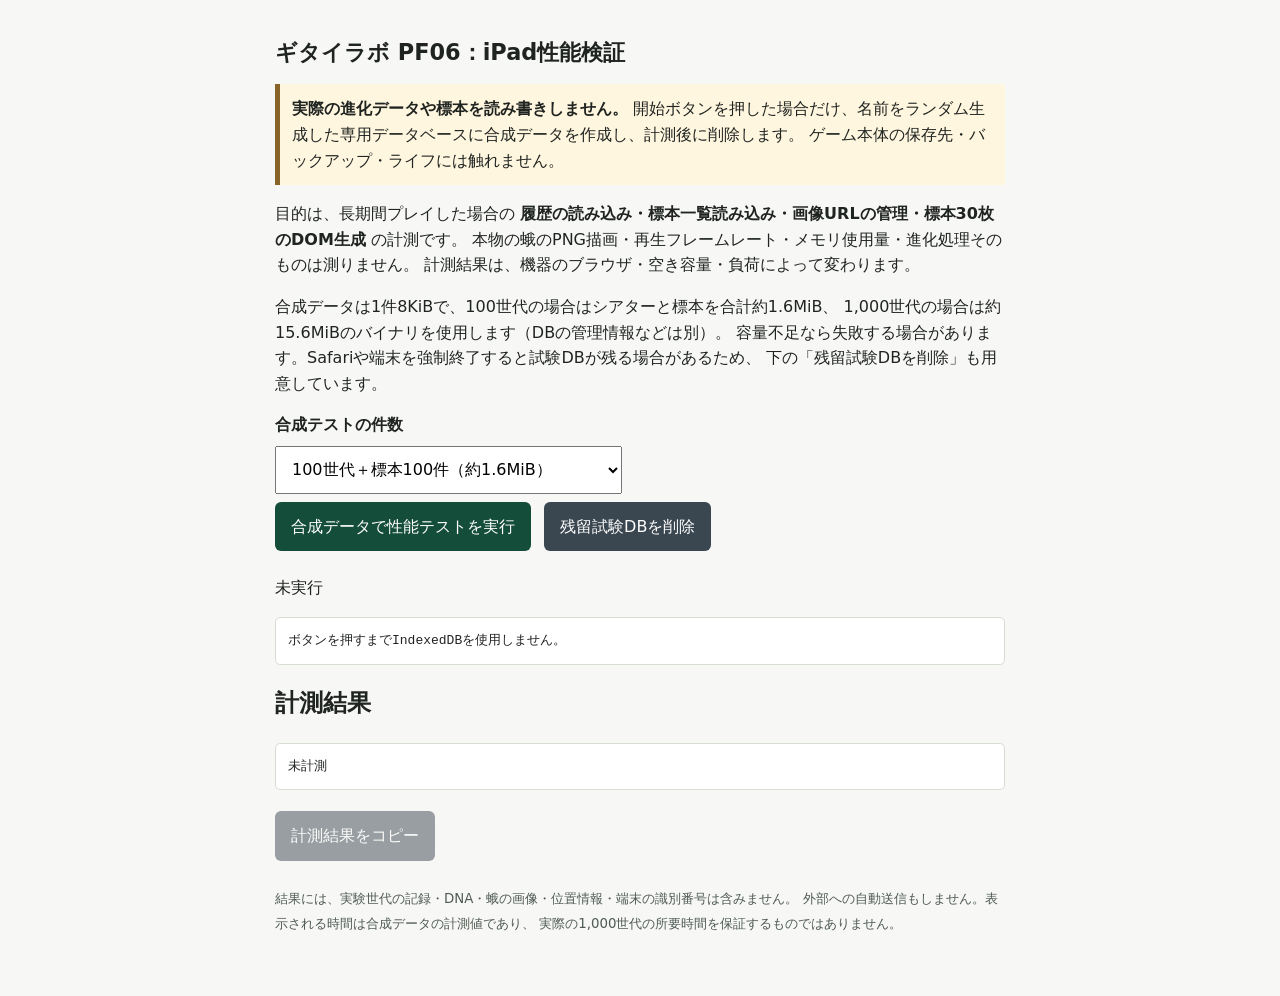
<file: exhibit/pf06_perf_rehearsal.html>
<!doctype html>
<html lang="ja">
<head>
<meta charset="utf-8">
<meta name="viewport" content="width=device-width,initial-scale=1">
<meta name="robots" content="noindex,nofollow">
<title>ギタイラボ PF06 性能検証（合成データのみ）</title>
<style>
:root { color-scheme: light; }
body { max-width: 730px; margin: auto; padding: 22px 16px 44px;
  font: 16px/1.6 system-ui,-apple-system,sans-serif; color: #202421; background: #f7f8f5; }
h1 { font-size: 1.4rem; line-height: 1.4; }
.notice { padding: 12px; border-left: 5px solid #886429; background: #fff6df; }
label { display: block; margin: 16px 0 8px; font-weight: 600; }
select { padding: 12px; font: inherit; min-height: 48px; max-width: 100%; }
button { font: inherit; min-height: 48px; background: #154d3b; color: white; border: 0;
  border-radius: 6px; padding: 12px 16px; margin: 8px 8px 8px 0; cursor: pointer; }
button.secondary { background: #3b4750; }
button:disabled { opacity: .5; cursor: not-allowed; }
pre { overflow-wrap: anywhere; white-space: pre-wrap; background: white; padding: 12px;
  border: 1px solid #d6ddd3; border-radius: 5px; font: 13px/1.65 ui-monospace,monospace; }
small { color: #505a54; }
</style>
</head>
<body>
<h1>ギタイラボ PF06：iPad性能検証</h1>
<p class="notice"><strong>実際の進化データや標本を読み書きしません。</strong>
開始ボタンを押した場合だけ、名前をランダム生成した専用データベースに合成データを作成し、計測後に削除します。
ゲーム本体の保存先・バックアップ・ライフには触れません。</p>
<p>目的は、長期間プレイした場合の <strong>履歴の読み込み・標本一覧読み込み・画像URLの管理・標本30枚のDOM生成</strong> の計測です。
本物の蛾のPNG描画・再生フレームレート・メモリ使用量・進化処理そのものは測りません。
計測結果は、機器のブラウザ・空き容量・負荷によって変わります。</p>
<p>合成データは1件8KiBで、100世代の場合はシアターと標本を合計約1.6MiB、
1,000世代の場合は約15.6MiBのバイナリを使用します（DBの管理情報などは別）。
容量不足なら失敗する場合があります。Safariや端末を強制終了すると試験DBが残る場合があるため、
下の「残留試験DBを削除」も用意しています。</p>
<label for="count">合成テストの件数</label>
<select id="count">
  <option value="100">100世代＋標本100件（約1.6MiB）</option>
  <option value="1000">1,000世代＋標本1,000件（約15.6MiB）</option>
</select>
<div>
  <button id="run" type="button">合成データで性能テストを実行</button>
  <button id="purge" class="secondary" type="button">残留試験DBを削除</button>
</div>
<p id="status" role="status" aria-live="polite">未実行</p>
<pre id="log" aria-label="試験進行状況">ボタンを押すまでIndexedDBを使用しません。</pre>
<h2>計測結果</h2>
<pre id="report" aria-label="計測結果JSON">未計測</pre>
<button id="copy" class="secondary" type="button" disabled>計測結果をコピー</button>
<p id="copyStatus" role="status" aria-live="polite"></p>
<p><small>結果には、実験世代の記録・DNA・蛾の画像・位置情報・端末の識別番号は含みません。
外部への自動送信もしません。表示される時間は合成データの計測値であり、
実際の1,000世代の所要時間を保証するものではありません。</small></p>
<script src="pf06_perf_rehearsal.js"></script>
<script>
(() => {
  'use strict';
  const run = document.getElementById('run');
  const purge = document.getElementById('purge');
  const count = document.getElementById('count');
  const status = document.getElementById('status');
  const log = document.getElementById('log');
  const report = document.getElementById('report');
  const copy = document.getElementById('copy');
  const copyStatus = document.getElementById('copyStatus');
  let reportText = '';
  let busy = false;
  function setBusy(value) {
    busy = value;
    run.disabled = value;
    purge.disabled = value;
    count.disabled = value;
  }
  run.addEventListener('click', async () => {
    if (busy) return;
    setBusy(true);
    reportText = '';
    copy.disabled = true;
    report.textContent = '計測中…';
    log.textContent = '';
    copyStatus.textContent = '';
    status.textContent = '隔離した試験データを準備中…';
    try {
      const result = await GitaiPF06PerfRehearsal.run({
        count: Number(count.value),
        indexedDB: window.indexedDB,
        IDBKeyRange: window.IDBKeyRange,
        crypto: window.crypto,
        now: () => performance.now(),
        urlApi: URL,
        document,
        onPhase: message => {log.textContent += message + '\n';}
      });
      reportText = JSON.stringify(result, null, 2);
      report.textContent = reportText;
      copy.disabled = false;
      status.textContent = '成功：合成データ計測と試験DB削除を確認しました。';
    } catch (error) {
      report.textContent = '試験失敗（未計測）：' + String(error?.message || error)
        + '\n実データに影響はありません。試験DBの削除状況はログも確認してください。';
      status.textContent = '検証失敗：内容を確認してください。';
    } finally {
      setBusy(false);
    }
  });
  purge.addEventListener('click', async () => {
    if (busy) return;
    setBusy(true);
    status.textContent = '過去のPF06試験DBだけを調べています…';
    try {
      const total = await GitaiPF06PerfRehearsal.purgeOrphans(window.indexedDB);
      status.textContent = 'PF06専用の残留試験DBを ' + total + ' 件削除しました。';
    } catch (error) {
      status.textContent = '確認できませんでした：' + String(error?.message || error);
    } finally {
      setBusy(false);
    }
  });
  copy.addEventListener('click', async () => {
    if (!reportText) return;
    try {
      await navigator.clipboard.writeText(reportText);
      copyStatus.textContent = '計測結果をコピーしました。';
    } catch (_) {
      copyStatus.textContent = 'コピーできませんでした。上の計測結果を手動で選択してコピーしてください。';
    }
  });
})();
</script>
</body>
</html>
</file>
<file: css/entertainment_portal.css>
/* GITAI LAB / InvisiLab — entertainment-only entry screens.
 * All rules scoped to #entertainmentPortal. Existing game overlays are unchanged.
 * Pixel shapes are rendered on a 180x320 canvas; motion remains interpolated.
 */
#entertainmentPortal[hidden],
#entertainmentPortal [hidden] { display: none !important; }
/* Cover the older start overlay before the new script has finished loading. */
html.pixel-portal-pending #entertainmentPortal[hidden] { display: block !important; }

#entertainmentPortal {
  --portal-paper: #f6edcf;
  --portal-sand: #e3d6a3;
  --portal-night: #111d1f;
  --portal-dark: #192c2b;
  --portal-gold: #ecca6f;
  --portal-lime: #d6e7aa;
  position: absolute;
  inset: 0;
  z-index: 92;
  overflow: hidden;
  isolation: isolate;
  background: #182b2b;
  color: var(--portal-paper);
  font-family: 'DotGothic16', 'PixelMplus', 'Courier New', monospace;
  -webkit-tap-highlight-color: transparent;
  -webkit-user-select: none;
  user-select: none;
  touch-action: manipulation;
}
#entertainmentPortal *, #entertainmentPortal *::before, #entertainmentPortal *::after {
  box-sizing: border-box;
}
#entertainmentPortal button {
  appearance: none;
  font-family: inherit;
  border-radius: 0;
  touch-action: manipulation;
}
#entertainmentPortal button:focus-visible {
  outline: 3px solid #fff4b6;
  outline-offset: 4px;
}
#entertainmentPortal .portal-art {
  position: absolute;
  inset: 0;
  width: 100%;
  height: 100%;
  image-rendering: pixelated;
  pointer-events: none;
}
#entertainmentPortal .portal-noise {
  position: absolute;
  inset: 0;
  pointer-events: none;
  opacity: .28;
  background-image: repeating-linear-gradient(0deg,
    transparent 0px, transparent 3px, rgba(0, 0, 0, .11) 3px, rgba(0, 0, 0, .11) 4px);
}
#entertainmentPortal .portal-frame {
  position: absolute;
  inset: 10px;
  border: 1px solid rgba(241, 230, 185, .20);
  pointer-events: none;
}
#entertainmentPortal .portal-frame::before,
#entertainmentPortal .portal-frame::after {
  content: '';
  position: absolute;
  width: 11px;
  height: 11px;
  border-color: #e0ca83;
  border-style: solid;
}
#entertainmentPortal .portal-frame::before { left: -1px; top: -1px; border-width: 2px 0 0 2px; }
#entertainmentPortal .portal-frame::after { right: -1px; bottom: -1px; border-width: 0 2px 2px 0; }
#entertainmentPortal .portal-screen {
  position: absolute;
  inset: 0;
  opacity: 0;
  pointer-events: none;
  transform: translateY(7px);
  transition: opacity 540ms ease, transform 540ms cubic-bezier(.19,.8,.32,1);
}
#entertainmentPortal .portal-screen.is-active {
  opacity: 1;
  transform: translateY(0);
  pointer-events: auto;
}
#entertainmentPortal .portal-intro {
  display: flex;
  flex-direction: column;
  align-items: center;
  text-align: center;
}
#entertainmentPortal .portal-topline {
  position: absolute;
  top: max(22px, env(safe-area-inset-top));
  left: 26px;
  right: 26px;
  display: flex;
  justify-content: space-between;
  align-items: center;
  font: 600 clamp(9px, 2.4vw, 12px)/1.5 'Courier New', monospace;
  letter-spacing: .12em;
  color: #e4daac;
  opacity: .82;
}
#entertainmentPortal .portal-brand-intro {
  position: absolute;
  top: 17%;
  left: 12px;
  right: 12px;
  transform: translateZ(0);
  pointer-events: none;
}
#entertainmentPortal .portal-eyebrow {
  font: 700 clamp(10px, 2.7vw, 13px)/1.5 'Courier New', monospace;
  letter-spacing: .28em;
  color: var(--portal-gold);
  margin-bottom: 11px;
  text-shadow: 0 1px #1b2e2b;
}
#entertainmentPortal .portal-main-logo {
  margin: 0;
  font-size: clamp(31px, 9.5vw, 53px);
  line-height: 1.4;
  font-weight: 900;
  letter-spacing: -.07em;
  color: #fff0bd;
  white-space: nowrap;
  text-shadow:
    2px 2px 0 #4a513e,
    4px 4px 0 #233b38,
    -1px -1px 0 #36544d;
  filter: drop-shadow(0 5px 12px #111d1a50);
}
#entertainmentPortal .portal-divider-mark {
  display: flex;
  align-items: center;
  justify-content: center;
  gap: 12px;
  margin: 13px 16px 5px;
  color: #ebcd7c;
}
#entertainmentPortal .portal-divider-mark::before,
#entertainmentPortal .portal-divider-mark::after {
  content:'';
  height: 1px;
  width: 45px;
  background: linear-gradient(90deg, transparent, #ebcd7c);
}
#entertainmentPortal .portal-divider-mark::after { transform: rotate(180deg); }
#entertainmentPortal .portal-subtitle {
  margin-top: 8px;
  color: #ebefd4;
  font-size: clamp(10px, 2.8vw, 13px);
  letter-spacing: .13em;
  line-height: 1.6;
}
#entertainmentPortal .portal-intro-footer {
  position: absolute;
  left: 20px;
  right: 20px;
  bottom: max(9%, 54px);
  text-align: center;
  pointer-events: none;
}
#entertainmentPortal .portal-intro-footer p {
  margin: 0 0 17px;
  font-size: clamp(11px, 3.1vw, 14px);
  line-height: 1.8;
  color: #f2e9cd;
  text-shadow: 1px 2px 0 #152527;
}
#entertainmentPortal .portal-tap-prompt {
  width: min(88%, 320px);
  margin: 0 auto;
  border: 2px solid #e2d18d;
  background: rgba(18, 36, 34, .84);
  color: #fff0bd;
  padding: 15px 11px 13px;
  font-size: clamp(13px, 3.6vw, 17px);
  font-weight: 800;
  letter-spacing: .08em;
  box-shadow: 4px 4px 0 rgba(4, 15, 14, .63), inset 0 0 0 2px rgba(38, 70, 60, .7);
  animation: portal-prompt-glow 2.7s ease-in-out infinite;
}
#entertainmentPortal .portal-tap-prompt span { color: var(--portal-gold); }
#entertainmentPortal .portal-intro-hit {
  position: absolute;
  z-index: 5;
  inset: 0;
  width: 100%;
  height: 100%;
  border: 0;
  color: transparent;
  background: transparent;
  cursor: pointer;
}
#entertainmentPortal .portal-intro-hit:focus-visible { outline-offset: -8px; }
#entertainmentPortal .portal-bottom-meta {
  position: absolute;
  bottom: 20px;
  left: 0;
  right: 0;
  font: 700 9px/1.6 'Courier New', monospace;
  letter-spacing: .20em;
  opacity: .62;
  color: #f3e4b8;
}

/* Menu / page 2 */
#entertainmentPortal .portal-menu {
  padding: max(23px, env(safe-area-inset-top)) 23px max(24px, env(safe-area-inset-bottom));
  display: flex;
  flex-direction: column;
}
#entertainmentPortal .portal-menu::before {
  content: '';
  position: absolute;
  inset: 0;
  pointer-events: none;
  background: linear-gradient(180deg, rgba(14,26,25,.32) 0%, rgba(14,26,25,.19) 28%, rgba(10,21,22,.72) 58%, rgba(10,21,22,.95) 100%);
}
#entertainmentPortal .portal-menu > * { position: relative; }
#entertainmentPortal .portal-menu-header {
  display: flex;
  align-items: center;
  gap: 13px;
  flex: 0 0 auto;
}
#entertainmentPortal .portal-back {
  width: 42px;
  min-width: 42px;
  height: 42px;
  padding: 0;
  display: grid;
  place-items: center;
  border: 2px solid #9fa78b;
  color: #efe6c7;
  background: #182c2a;
  font-family: monospace;
  font-size: 21px;
  box-shadow: 3px 3px 0 rgba(0,0,0,.4);
  cursor: pointer;
}
#entertainmentPortal .portal-menu-header-label {
  font: bold 11px/1.4 'Courier New', monospace;
  letter-spacing: .12em;
  color: #f7e9bb;
}
#entertainmentPortal .portal-menu-header-label span {
  display: block;
  opacity: .54;
  letter-spacing: .16em;
  font-size: 9px;
  margin-top: 2px;
}
#entertainmentPortal .portal-menu-content {
  margin-top: auto;
  margin-bottom: auto;
  padding-top: clamp(25px, 7vh, 45px);
}
#entertainmentPortal .portal-menu-kicker {
  color: #d5c99f;
  font: 700 11px/1.4 'Courier New', monospace;
  letter-spacing: .22em;
}
#entertainmentPortal .portal-menu-heading {
  margin: 9px 0 6px;
  color: #fff1bd;
  font-size: clamp(20px, 6.4vw, 32px);
  font-weight: 900;
  line-height: 1.45;
  white-space: nowrap;
  letter-spacing: -.06em;
  text-shadow: 2px 3px 0 #122727;
}
#entertainmentPortal .portal-menu-description {
  color: #d5deca;
  font-size: clamp(10px, 2.75vw, 13px);
  line-height: 1.75;
  margin: 0 0 22px;
}
/* A local, freely editable display name; never a unique account ID. */
#entertainmentPortal .portal-nickname {
  display: grid;
  gap: 5px;
  margin: 0 0 14px;
  text-align: left;
}
#entertainmentPortal .portal-nickname-label {
  font: 700 11px/1.3 'DotGothic16', 'PixelMplus', monospace;
  letter-spacing: .1em;
  color: #f7e9bb;
}
#entertainmentPortal .portal-nickname-input {
  width: 100%;
  min-width: 0;
  height: 43px;
  padding: 7px 11px;
  border: 2px solid #b5ac85;
  border-radius: 0;
  outline-offset: 2px;
  background: rgba(12, 27, 27, .91);
  color: #fff4d2;
  font: 700 16px/1.4 'DotGothic16', 'PixelMplus', monospace;
  -webkit-user-select: text;
  user-select: text;
  touch-action: manipulation;
}
#entertainmentPortal .portal-nickname-input:focus {
  border-color: #ffe7a1;
}
#entertainmentPortal .portal-nickname-input[aria-invalid="true"] {
  border-color: #ffba99;
}
#entertainmentPortal .portal-modes { display: flex; flex-direction: column; gap: 11px; }
#entertainmentPortal .portal-mode {
  display: grid;
  width: 100%;
  min-height: 76px;
  grid-template-columns: 44px 1fr 43px;
  align-items: center;
  gap: 9px;
  padding: 12px 9px 12px 13px;
  border: 2px solid #81988c;
  background: rgba(29,48,46,.93);
  color: #f7ebc8;
  text-align: left;
  box-shadow: 4px 4px 0 #0d1b1b;
  cursor: pointer;
  transition: transform 160ms ease, border-color 160ms ease, background 160ms ease;
}
#entertainmentPortal .portal-mode:active { transform: translate(3px,3px); box-shadow: 1px 1px 0 #0d1b1b; }
#entertainmentPortal .portal-mode-solo {
  border-color: #edd18a;
  background: #e2c176;
  color: #182a2a;
  box-shadow: 4px 4px 0 #7d653d, inset 0 0 0 2px rgba(251,240,205,.5);
}
#entertainmentPortal .portal-mode-icon {
  width: 40px;
  height: 40px;
  display: grid;
  place-items: center;
  font-size: 25px;
  line-height: 1;
  border: 1px solid currentColor;
  background: rgba(15, 33, 31, .12);
}
#entertainmentPortal .portal-mode-text { min-width: 0; }
#entertainmentPortal .portal-mode-title {
  display: block;
  font-size: clamp(16px, 4.65vw, 22px);
  font-weight: 900;
  line-height: 1.3;
  letter-spacing: -.07em;
  white-space: nowrap;
}
#entertainmentPortal .portal-mode-sub {
  display: block;
  font: 700 clamp(9px, 2.55vw, 11px)/1.5 'DotGothic16', 'PixelMplus', 'Courier New', monospace;
  letter-spacing: 0;
  margin-top: 4px;
  opacity: .77;
}
#entertainmentPortal .portal-mode-arrow {
  text-align: right;
  font: 900 clamp(12px,3.2vw,14px)/1.5 'Courier New', monospace;
  letter-spacing: -.08em;
}
#entertainmentPortal .portal-mode-locked {
  border-style: dashed;
  color: #c5cab1;
  background: rgba(20,37,35,.76);
}
#entertainmentPortal .portal-mode-locked .portal-mode-title { letter-spacing: .1em; }
#entertainmentPortal .portal-menu-footer {
  flex: 0 0 auto;
  text-align: center;
  font: 700 9px/1.6 'Courier New', monospace;
  letter-spacing: .13em;
  color: #b9c3aa;
}
#entertainmentPortal .portal-menu-footer::before {
  display: block;
  content: '';
  width: 64px;
  height: 2px;
  background: #a4ad83;
  opacity: .65;
  margin: 0 auto 11px;
}
#entertainmentPortal .portal-dialog {
  position: absolute;
  z-index: 10;
  left: 20px;
  right: 20px;
  bottom: 17%;
  padding: 19px 16px;
  border: 2px solid #e7c77e;
  background: #192e2d;
  box-shadow: 6px 6px 0 #0c1718;
  text-align: center;
}
#entertainmentPortal .portal-dialog-title {
  font-size: 17px;
  font-weight: 900;
  margin: 0 0 9px;
  color: #ffe6a5;
}
#entertainmentPortal .portal-dialog-text {
  font-size: 12px;
  line-height: 1.7;
  color: #e3e6ce;
  margin: 0 0 15px;
}
#entertainmentPortal .portal-dialog button {
  min-height: 42px;
  min-width: 130px;
  padding: 9px 16px;
  font-size: 14px;
  font-weight: 800;
  color: #1c2e2d;
  background: #ead392;
  border: 0;
  cursor: pointer;
}
#portalBackToMenu:not([hidden]) {
  margin-top: 10px;
  width: 100%;
  min-height: 38px;
  color: #d3dbb2;
  background: rgba(16,36,34,.68);
  border: 1px solid rgba(193,212,163,.45);
  border-radius: 0;
  font-size: 13px;
  cursor: pointer;
}
@keyframes portal-prompt-glow {
  0%, 100% { border-color: #e2d18d; }
  50% { border-color: #fff3cb; }
}
@media (max-height: 640px) {
  #entertainmentPortal .portal-menu { padding-top: 16px; padding-bottom: 14px; }
  #entertainmentPortal .portal-menu-content { padding-top: 12px; }
  #entertainmentPortal .portal-menu-heading { margin-top: 4px; }
  #entertainmentPortal .portal-menu-description { margin-bottom: 11px; }
  #entertainmentPortal .portal-mode { min-height: 63px; padding-top: 7px; padding-bottom: 7px; }
  #entertainmentPortal .portal-modes { gap: 9px; }
  #entertainmentPortal .portal-mode-icon { width: 34px; height: 34px; }
  #entertainmentPortal .portal-intro-footer { bottom: 9%; }
}
@media (prefers-reduced-motion: reduce) {
  #entertainmentPortal .portal-screen { transition: none; }
  #entertainmentPortal .portal-tap-prompt { animation: none; }
  #entertainmentPortal .portal-mode { transition: none; }
}
/* 2026-10-15: black-on-white-line editorial motion study.
   This is intentionally scoped to the intro, leaving the second-page
   retro-game menu visually and functionally unchanged. */
#entertainmentPortal.portal-line-mode {
  background: #050505;
  --portal-paper: #f4f2eb;
  --portal-gold: #f4f2eb;
}
#entertainmentPortal.portal-line-mode .portal-art {
  image-rendering: auto;
}
#entertainmentPortal.portal-line-mode .portal-noise {
  display: none;
}
#entertainmentPortal.portal-line-mode .portal-frame {
  border-color: rgba(244, 242, 235, .17);
}
#entertainmentPortal.portal-line-mode .portal-frame::before,
#entertainmentPortal.portal-line-mode .portal-frame::after {
  border-color: rgba(244, 242, 235, .46);
}
#entertainmentPortal.portal-line-mode .portal-topline {
  top: max(25px, env(safe-area-inset-top));
  color: #f1f1ee;
  letter-spacing: .19em;
  opacity: .56;
}
#entertainmentPortal.portal-line-mode .portal-brand-intro {
  top: 14%;
  pointer-events: none;
}
#entertainmentPortal.portal-line-mode .portal-eyebrow {
  font-family: 'Courier New', monospace;
  font-size: clamp(10px, 2.6vw, 13px);
  letter-spacing: .31em;
  color: #b7d1cb;
  text-shadow: none;
  margin-bottom: 9px;
}
#entertainmentPortal.portal-line-mode .portal-main-logo {
  font-family: -apple-system, BlinkMacSystemFont, 'Hiragino Sans', 'Noto Sans JP', sans-serif;
  font-size: clamp(37px, 11vw, 58px);
  font-weight: 850;
  letter-spacing: -.085em;
  color: #faf9f3;
  text-shadow: none;
  filter: none;
  line-height: 1.32;
}
#entertainmentPortal.portal-line-mode .portal-divider-mark {
  margin-top: 7px;
  margin-bottom: 0;
  color: #c9e0d9;
  font-size: 14px;
}
#entertainmentPortal.portal-line-mode .portal-divider-mark::before,
#entertainmentPortal.portal-line-mode .portal-divider-mark::after {
  background: linear-gradient(90deg, transparent, rgba(240,238,232,.62));
}
#entertainmentPortal.portal-line-mode .portal-subtitle {
  margin-top: 5px;
  color: #e5e3dd;
  font-family: -apple-system, BlinkMacSystemFont, 'Hiragino Sans', 'Noto Sans JP', sans-serif;
  font-size: clamp(11px, 3vw, 14px);
  letter-spacing: .13em;
}
#entertainmentPortal.portal-line-mode .portal-intro-footer {
  bottom: max(8.4%, 50px);
  left: 24px;
  right: 24px;
  pointer-events: none;
}
#entertainmentPortal.portal-line-mode .portal-intro-footer p {
  margin-bottom: 13px;
  color: #d3d1cb;
  font-family: -apple-system, BlinkMacSystemFont, 'Hiragino Sans', 'Noto Sans JP', sans-serif;
  font-size: clamp(11px, 2.8vw, 13px);
  letter-spacing: .04em;
  text-shadow: none;
}
#entertainmentPortal.portal-line-mode .portal-tap-prompt {
  display: inline-flex;
  width: min(80%, 254px);
  min-height: 54px;
  margin: 0 auto;
  padding: 11px 17px;
  align-items: center;
  justify-content: center;
  gap: 24px;
  border: 1.5px solid #f4f2eb;
  background: rgba(5,5,5,.88);
  color: #fffdfa;
  box-shadow: none;
  cursor: pointer;
  pointer-events: auto;
  font: 600 clamp(15px, 4vw, 18px)/1.3 'Courier New', monospace;
  letter-spacing: .27em;
  animation: none;
  transition: background 200ms ease, color 200ms ease, transform 180ms ease;
}
#entertainmentPortal.portal-line-mode .portal-tap-prompt span {
  color: inherit;
  font-size: 23px;
  line-height: 1;
}
#entertainmentPortal.portal-line-mode .portal-tap-prompt:active {
  transform: scale(.97);
}
@media (hover: hover) {
  #entertainmentPortal.portal-line-mode .portal-tap-prompt:hover {
    color: #050505;
    background: #f5f4ee;
  }
}
#entertainmentPortal.portal-line-mode .portal-interaction-hint {
  color: #aebeb9;
  font-size: clamp(10px, 2.65vw, 12px);
  line-height: 1.5;
  margin-top: 16px;
  letter-spacing: .07em;
  font-family: -apple-system, BlinkMacSystemFont, 'Hiragino Sans', 'Noto Sans JP', sans-serif;
}
#entertainmentPortal.portal-line-mode .portal-bottom-meta {
  color: #c4cbc6;
  opacity: .5;
  letter-spacing: .19em;
  bottom: 16px;
}
@media (max-height: 570px) {
  #entertainmentPortal.portal-line-mode .portal-brand-intro { top: 11%; }
  #entertainmentPortal.portal-line-mode .portal-intro-footer { bottom: 8%; }
  #entertainmentPortal.portal-line-mode .portal-intro-footer p { display: none; }
  #entertainmentPortal.portal-line-mode .portal-interaction-hint { margin-top: 8px; }
}
@media (prefers-reduced-motion: reduce) {
  #entertainmentPortal.portal-line-mode .portal-tap-prompt {
    transition: none;
  }
}


/* EVOLUTION SELECT — two 9:16 Leaf 1 cards, matching the game's dark
   minimalist menu. All moth pixels come from the real genome renderer. */
#entertainmentPortal .portal-menu .portal-experiment-choice {
  position: absolute;
  z-index: 30;
  inset: 0;
  display: flex;
  flex-direction: column;
  padding: max(18px, env(safe-area-inset-top)) 17px max(16px, env(safe-area-inset-bottom));
  background: #080a0b;
  color: #eef2ed;
  overflow-y: auto;
  overscroll-behavior: contain;
  touch-action: pan-y pinch-zoom;
  scrollbar-width: none;
  text-align: left;
}
#entertainmentPortal .portal-experiment-choice::-webkit-scrollbar { display: none; }
#entertainmentPortal .portal-experiment-choice[hidden] { display: none !important; }
#entertainmentPortal .portal-experiment-content {
  display: flex;
  flex-direction: column;
  gap: 17px;
  width: 100%;
  max-width: 460px;
  margin: auto;
}
#entertainmentPortal .portal-experiment-choice h2 {
  margin: 0;
  color: #f3f5f1;
  font-size: clamp(23px, 6.5vw, 31px);
  line-height: 1.3;
  font-weight: 800;
  letter-spacing: .02em;
}
#entertainmentPortal .portal-experiment-list {
  display: grid;
  grid-template-columns: repeat(2, minmax(0, 1fr));
  gap: 11px;
}
#entertainmentPortal .portal-menu .portal-experiment-button {
  position: relative;
  display: flex;
  flex-direction: column;
  width: 100%;
  min-height: 0;
  padding: 0;
  aspect-ratio: 9 / 16;
  overflow: hidden;
  border: 1px solid #506b5b;
  border-radius: 11px;
  box-shadow: none;
  color: #f4f5f0;
  background: #213a31 url("../img/backgrounds/bg_leaf01.png") center center / cover no-repeat;
  text-align: center;
  cursor: pointer;
  transition: border-color 140ms ease, filter 140ms ease;
}
#entertainmentPortal .portal-experiment-button::after {
  content: '';
  position: absolute;
  inset: 0;
  pointer-events: none;
  background: linear-gradient(180deg, rgba(5,16,12,.2), transparent 35%, rgba(5,16,12,.12));
}
#entertainmentPortal .portal-experiment-button strong {
  position: relative;
  z-index: 2;
  display: block;
  width: 100%;
  padding: 12px 3px;
  background: rgba(8, 19, 18, .89);
  color: #f4f7f2;
  font-size: clamp(14px, 4vw, 21px);
  line-height: 1.4;
  font-weight: 750;
  letter-spacing: 0;
  white-space: nowrap;
}
#entertainmentPortal .portal-experiment-moth-stage {
  position: relative;
  z-index: 1;
  display: grid;
  grid-template-columns: minmax(0, 1fr) 20px minmax(0, 1fr);
  justify-items: center;
  align-items: center;
  flex: 1 1 auto;
  width: 100%;
  min-width: 0;
  margin-top: 11%;
  padding: 0 3px 10%;
}
#entertainmentPortal .portal-experiment-moth-image {
  display: block;
  width: 100%;
  max-width: 88px;
  aspect-ratio: 1;
  object-fit: contain;
  image-rendering: pixelated;
  filter: drop-shadow(0 2px 3px rgba(0,0,0,.55));
}
#entertainmentPortal .portal-experiment-change-arrow {
  color: #f9fbf7;
  font-size: clamp(18px, 5vw, 28px);
  line-height: 1;
  font-weight: 800;
  text-shadow: 0 2px 4px rgba(0, 0, 0, .85);
}
#entertainmentPortal .portal-experiment-button:focus-visible,
#entertainmentPortal .portal-experiment-button:hover {
  border-color: #e5f3e5;
  filter: brightness(1.08);
}
#entertainmentPortal .portal-experiment-button:active {
  transform: none;
  filter: brightness(.88);
}
#entertainmentPortal .portal-menu .portal-experiment-back {
  width: 100%;
  min-height: 45px;
  padding: 10px 15px;
  border: 1px solid #4a5b52;
  border-radius: 10px;
  background: #111719;
  color: #e0eae2;
  box-shadow: none;
  font-size: 13px;
  font-weight: 650;
  text-align: center;
  cursor: pointer;
}
#entertainmentPortal .portal-experiment-back:active,
#entertainmentPortal .portal-experiment-back:hover {
  background: #24332e;
  border-color: #879b8e;
}
@media (max-width: 355px), (max-height: 610px) {
  #entertainmentPortal .portal-experiment-content { gap: 10px; }
  #entertainmentPortal .portal-experiment-list { gap: 8px; }
  #entertainmentPortal .portal-experiment-choice h2 { font-size: 22px; }
  #entertainmentPortal .portal-experiment-button strong { padding: 9px 2px; font-size: 14px; }
  #entertainmentPortal .portal-experiment-moth-stage { grid-template-columns: minmax(0, 1fr) 17px minmax(0, 1fr); }
}
@media (prefers-reduced-motion: reduce) {
  #entertainmentPortal .portal-experiment-button { transition: none; }
}

/* Universal ambient-audio switch: floating above portal and game overlays.
 * Small touch target in the bottom-right safe area, outside playable moths. */
#ambientAudioToggle {
  position: fixed;
  z-index: 110;
  right: max(11px, env(safe-area-inset-right));
  bottom: max(10px, env(safe-area-inset-bottom));
  min-height: 34px;
  padding: 4px 9px;
  border: 1px solid rgba(226,233,201,.6);
  border-radius: 4px;
  background: rgba(16,30,28,.84);
  color: #e1eacf;
  font: 11px/1.45 'DotGothic16', 'PixelMplus', monospace;
  letter-spacing: .015em;
  white-space: nowrap;
  cursor: pointer;
  touch-action: manipulation;
}
#ambientAudioToggle[aria-pressed="false"] { opacity: .72; }
#ambientAudioToggle:focus-visible { outline: 2px solid #fff6b4; outline-offset: 2px; }

/* 2026-10-21: title is pure black. The moth and rainbow circular ripples
 * are painted on the canvas; remove all other orbital/plant decoration. */
/* The canvas is a sibling BEHIND .portal-intro. Keep the portal black,
 * but the covering intro screen transparent so moth and ripples remain visible. */
#entertainmentPortal.portal-line-mode {
  background: #000;
}
#entertainmentPortal.portal-line-mode .portal-intro {
  background: transparent;
}
#entertainmentPortal.portal-line-mode .portal-noise,
#entertainmentPortal.portal-line-mode .portal-frame {
  display: none !important;
}
#entertainmentPortal.portal-line-mode .portal-eyebrow {
  color: #eeeeea;
  font-family: -apple-system, BlinkMacSystemFont, "Hiragino Sans", "Noto Sans JP", sans-serif;
  font-weight: 650;
  font-size: clamp(13px, 3.6vw, 18px);
  letter-spacing: .13em;
  margin-bottom: 9px;
}
#entertainmentPortal.portal-line-mode .portal-brand-intro {
  top: 19%;
}
#entertainmentPortal.portal-line-mode .portal-main-logo {
  letter-spacing: -.06em;
}
#entertainmentPortal.portal-line-mode .portal-divider-mark,
#entertainmentPortal.portal-line-mode .portal-subtitle {
  display: none;
}
@media (max-height: 570px) {
  #entertainmentPortal.portal-line-mode .portal-brand-intro { top: 14%; }
}
/* General legacy button rules had stretched the small sound switch across
 * the entire screen. Size it explicitly, away from the main START button. */
html body #ambientAudioToggle {
  box-sizing: border-box !important;
  display: inline-flex !important;
  position: fixed !important;
  left: auto !important;
  right: max(12px, env(safe-area-inset-right)) !important;
  top: auto !important;
  bottom: max(13px, env(safe-area-inset-bottom)) !important;
  width: max-content !important;
  max-width: min(43vw, 155px) !important;
  min-width: 0 !important;
  min-height: 34px !important;
  height: auto !important;
  padding: 6px 10px !important;
  align-items: center !important;
  justify-content: center !important;
  border: 1px solid rgba(220,230,220,.65) !important;
  border-radius: 6px !important;
  background: rgba(18,27,26,.94) !important;
  color: #f4f4ec !important;
  font-size: 11px !important;
  font-weight: 500 !important;
  line-height: 1.3 !important;
  text-align: center !important;
  z-index: 120 !important;
}

/* Final GITAI LAB tagline (two lines above START). Keep it visible on
 * smaller screens and leave touch interaction to the START button. */
#entertainmentPortal.portal-line-mode .portal-intro-footer .portal-tagline {
  display: flex;
  flex-direction: column;
  align-items: center;
  gap: 2px;
  margin: 0 auto 14px;
  color: #f4f2eb;
  font-family: -apple-system, BlinkMacSystemFont, 'Hiragino Sans', 'Noto Sans JP', sans-serif;
  font-size: clamp(12px, 3.2vw, 15px);
  font-weight: 600;
  line-height: 1.55;
  letter-spacing: .035em;
  text-align: center;
  pointer-events: none;
}
#entertainmentPortal.portal-line-mode .portal-intro-footer .portal-tagline span {
  display: block;
  white-space: nowrap;
}
@media (max-height: 570px) {
  #entertainmentPortal.portal-line-mode .portal-intro-footer .portal-tagline {
    display: flex;
    gap: 0;
    margin-bottom: 7px;
    font-size: 11px;
  }
}
</file>
<file: css/experiment_saves.css>
/* Production experiment records; separate from development preview controls. */
/* Available on the generation-start and finished-generation panels; never in mode selection. */
/* Save / reset is also available before any new round is played, including
   after a Safari refresh. Keep the existing Start and mode-back buttons visible. */
#startOverlay .panel {
  max-height: calc(100dvh - 42px);
  overflow-y: auto;
  overscroll-behavior: contain;
}
#startOverlay .gitai-experiment-start-actions {
  display: grid;
  grid-template-columns: repeat(2, minmax(0, 1fr));
  gap: 9px;
  width: 100%;
  margin-top: 10px;
}
#startOverlay .gitai-experiment-start-actions button {
  width: 100%;
  min-width: 0;
  min-height: 52px;
  padding: 9px 5px;
  border: 1px solid rgba(169, 198, 181, .65);
  border-radius: 8px;
  background: #294339;
  color: #f0f4ef;
  font: 700 clamp(11px, 2.8vw, 14px)/1.4 system-ui, -apple-system, "Hiragino Kaku Gothic ProN", sans-serif;
  overflow-wrap: anywhere;
  touch-action: manipulation;
  cursor: pointer;
}
#startOverlay .gitai-experiment-start-actions #gitaiIntroResetWithoutSave {
  background: #3d2929;
  border-color: rgba(199, 137, 126, .8);
}
#startOverlay .gitai-experiment-start-actions button:disabled {
  opacity: .55;
  cursor: default;
}
#startOverlay .gitai-experiment-start-actions button:focus-visible {
  outline: 2px solid #b8f7ff;
  outline-offset: 2px;
}

#reviewOverlay .panel {
  overflow-y: auto;
  overscroll-behavior: contain;
}
#reviewOverlay .gitai-experiment-result-actions {
  display: grid;
  grid-template-columns: repeat(2, minmax(0, 1fr));
  gap: 8px;
  flex: 0 0 auto;
  margin-top: 9px;
}
#reviewOverlay .gitai-experiment-result-actions button {
  width: 100%;
  min-width: 0;
  min-height: 46px;
  padding: 8px 5px;
  border: 1px solid rgba(169, 198, 181, .65);
  border-radius: 8px;
  background: #182824;
  color: #f0f4ef;
  font: 700 clamp(12px, 3.1vw, 15px)/1.4 system-ui, -apple-system, "Hiragino Kaku Gothic ProN", sans-serif;
  touch-action: manipulation;
  cursor: pointer;
}
#reviewOverlay .gitai-experiment-result-actions #gitaiResultStartNew {
  background: #2b4342;
  border-color: #b6cfca;
}
#reviewOverlay .gitai-experiment-result-actions button:focus-visible,
#gitaiExperimentDialog button:focus-visible {
  outline: 2px solid #b8f7ff;
  outline-offset: 2px;
}
/* The gallery keeps these actions visible above its scrollable 60-moth grid.
   Reuse the normal (non-pixel) font of the existing specimen/next buttons. */
#evolutionOverlay .evolution-quick-actions #evolutionSaveExperimentButton {
  grid-column: 1 / -1;
  min-height: 46px;
  border-color: rgba(174, 203, 166, .8);
  background: #294339;
  color: #f0f4ef;
  font: 700 clamp(13px, 3.1vw, 15px)/1.4 system-ui, -apple-system, "Hiragino Kaku Gothic ProN", sans-serif;
}
#evolutionOverlay .evolution-quick-actions #evolutionSaveExperimentButton.is-saved {
  background: #192b26;
  color: #bbd9c6;
  border-color: rgba(174, 203, 166, .45);
}
#evolutionOverlay .evolution-quick-actions #evolutionSaveExperimentButton:focus-visible,
#evolutionOverlay .evolution-quick-actions #evolutionResetExperimentButton:focus-visible,
#evolutionOverlay .evolution-quick-actions #evolutionSaveAndResetExperimentButton:focus-visible {
  outline: 2px solid #b8f7ff;
  outline-offset: 2px;
}
/* Third row: touch-sized, normal Japanese UI font, with compact wrapping
   for the longer save-and-reset label on narrow iPhones. */
#evolutionOverlay .evolution-quick-actions #evolutionResetExperimentButton,
#evolutionOverlay .evolution-quick-actions #evolutionSaveAndResetExperimentButton {
  min-width: 0;
  min-height: 48px;
  padding: 9px 4px;
  line-height: 1.4;
  font: 700 clamp(11px, 3vw, 14px)/1.4 system-ui, -apple-system, "Hiragino Kaku Gothic ProN", sans-serif;
  overflow-wrap: anywhere;
  touch-action: manipulation;
  cursor: pointer;
}
#evolutionOverlay .evolution-quick-actions #evolutionResetExperimentButton {
  background: #3d2929;
  border-color: rgba(199, 137, 126, .8);
}
#evolutionOverlay .evolution-quick-actions #evolutionSaveAndResetExperimentButton {
  background: #294339;
  border-color: rgba(174, 203, 166, .8);
}
@media (max-width: 360px) {
  #evolutionOverlay .evolution-quick-actions #evolutionResetExperimentButton,
  #evolutionOverlay .evolution-quick-actions #evolutionSaveAndResetExperimentButton {
    font-size: 11px;
    padding-inline: 3px;
  }
}

#gitaiExperimentDialog[hidden] { display: none !important; }
#gitaiExperimentDialog {
  position: fixed;
  inset: 0;
  z-index: 9999;
  display: flex;
  justify-content: center;
  align-items: center;
  padding: max(14px,env(safe-area-inset-top)) 12px max(14px,env(safe-area-inset-bottom));
  background: rgba(0,0,0,.88);
  color: #f6f2dc;
  font-family: system-ui,'Hiragino Sans',sans-serif;
}
#gitaiExperimentDialog * { box-sizing: border-box; }
#gitaiExperimentDialog .gitai-experiment-panel {
  width: min(100%,460px);
  max-height: 90dvh;
  overflow-y: auto;
  overscroll-behavior: contain;
  padding: 18px 15px;
  background: #162522;
  border: 2px solid #a9b99e;
  border-radius: 10px;
  box-shadow: 0 12px 45px rgba(0,0,0,.65);
}
#gitaiExperimentDialog h2 {
  margin: 0 0 10px;
  font-size: 21px;
}
#gitaiExperimentDialog p {
  margin: 8px 0 13px;
  line-height: 1.65;
  font-size: 13px;
  color: #e1e8db;
}
#gitaiExperimentDialog label {
  display: grid;
  gap: 7px;
  margin: 12px 0;
  font-size: 13px;
  font-weight: 700;
}
#gitaiExperimentDialog input {
  width: 100%;
  min-height: 44px;
  padding: 8px 10px;
  color: #fff;
  background: #081310;
  border: 1px solid #94b4a2;
  border-radius: 5px;
  font: inherit;
}
#gitaiExperimentDialog button {
  min-height: 43px;
  padding: 9px 12px;
  color: #f6f2dc;
  background: #243a36;
  border: 1px solid #7d998c;
  border-radius: 5px;
  font: 700 13px/1.4 system-ui, sans-serif;
  cursor: pointer;
}
#gitaiExperimentDialog button:disabled {
  opacity: .5;
  cursor: default;
}
#gitaiExperimentDialog #gitaiExperimentEntries > button {
  display: block;
  width: 100%;
  margin: 11px 0;
}
#gitaiExperimentDialog .gitai-primary {
  background: #416751;
  border-color: #bde7b5;
}
#gitaiExperimentDialog .gitai-danger {
  background: #402523;
  border-color: #b17f72;
}
#gitaiExperimentDialog #gitaiExperimentClose {
  display: block;
  width: 100%;
  margin-top: 14px;
  background: #1d2a28;
}
#gitaiExperimentDialog #gitaiExperimentMessage:not(:empty) {
  padding: 8px;
  border-left: 3px solid #d4c495;
  background: #27352c;
}
#gitaiExperimentDialog .gitai-experiment-record {
  margin: 8px 0;
  padding: 11px 10px;
  background: #223531;
  border: 1px solid #607b70;
  border-radius: 5px;
}
#gitaiExperimentDialog .gitai-experiment-record strong {
  font-size: 14px;
  overflow-wrap: anywhere;
}
#gitaiExperimentDialog .gitai-experiment-record p {
  margin: 6px 0 9px;
  font-size: 12px;
}
#gitaiExperimentDialog .gitai-experiment-record-buttons {
  display: grid;
  grid-template-columns: 1.2fr 1fr .75fr;
  gap: 5px;
}
#gitaiExperimentDialog .gitai-experiment-record-buttons button {
  min-width: 0;
  padding: 8px 2px;
  font-size: 11px;
}
@media (max-height: 640px) {
  #reviewOverlay .gitai-experiment-result-actions button { min-height: 42px; padding: 7px 4px; }
  #gitaiExperimentDialog .gitai-experiment-panel { max-height: 94dvh; }
}
</file>
<file: css/portal_exhibit_results.css>
/* Regular Gitai Lab only: exhibition results-first visual system.
 * Designed after the successful iPad exhibition review panel.
 * Do not import visitor handover, 5-generation limits, or exhibit DB behavior.
 * All normal save, specimen, trophy and generation controls remain unchanged.
 * This file is excluded from the frozen offline exhibition build.
 */
#reviewOverlay {
  background: rgba(4, 8, 7, .97);
  padding: max(15px, env(safe-area-inset-top)) 13px max(15px, env(safe-area-inset-bottom));
}
#reviewOverlay .panel {
  width: min(100%, 480px);
  max-height: 100%;
  padding: clamp(15px, 4.2vw, 24px);
  border: 1px solid #607d6c;
  border-radius: 13px;
  background: #101914;
  color: #f1f6ee;
  box-shadow: 0 16px 40px rgba(0,0,0,.4);
  gap: 6px;
  overflow-y: auto;
  overscroll-behavior: contain;
  text-align: left;
  font-family: system-ui, -apple-system, "Hiragino Kaku Gothic ProN", "Yu Gothic", sans-serif;
}
#reviewOverlay .generation {
  margin: 0 0 5px;
  color: #accab2;
  font: 700 11px/1.5 ui-monospace, "SFMono-Regular", Menlo, monospace;
  letter-spacing: .15em;
}
#reviewOverlay #reviewTitle {
  color: #fafbf5;
  margin: 0 0 7px;
  font: 800 clamp(22px, 6vw, 31px)/1.35 system-ui, -apple-system, sans-serif;
  letter-spacing: .015em;
  text-align: left;
}
#reviewOverlay #reviewMessage,
#reviewOverlay #evolutionStatus {
  margin: 2px 0 7px;
  color: #cbd9cd;
  font: 500 clamp(12px, 3.45vw, 15px)/1.6 system-ui, -apple-system, sans-serif;
  text-align: left;
  white-space: pre-wrap;
}
#reviewOverlay .score-card {
  margin: 8px 0 10px;
  padding: 14px 12px;
  border-color: rgba(160,197,160,.38);
  border-radius: 9px;
  background: #182a22;
}
#reviewOverlay #scoreValue {
  color: #d4f1c1;
}
#reviewOverlay .review-actions {
  display: grid;
  grid-template-columns: minmax(0, 1fr);
  gap: 10px;
  margin-top: 10px;
}
#reviewOverlay .review-actions #compareButton,
#reviewOverlay .review-actions #continueButton,
#reviewOverlay #specimenBoxButton,
#reviewOverlay #theaterButton,
#reviewOverlay #resultBackToMenu,
#reviewOverlay .gitai-experiment-result-actions button {
  width: 100%;
  min-width: 0;
  border-radius: 9px;
  color: #ecf5eb;
  background: #172922;
  border: 1px solid #7b9b87;
  font: 700 clamp(13px, 3.6vw, 16px)/1.4 system-ui, -apple-system, sans-serif;
  text-align: center;
  touch-action: manipulation;
  cursor: pointer;
  box-shadow: none;
}
#reviewOverlay .review-actions #continueButton {
  min-height: 62px;
  padding: 14px 12px;
  border: 2px solid #d1f3ae;
  background: #346a37;
  color: #fff;
  font-size: clamp(17px, 4.7vw, 23px);
  font-weight: 800;
  box-shadow: 0 3px 0 #162c1a;
}
#reviewOverlay .review-actions #compareButton {
  min-height: 48px;
  padding: 10px;
  border-color: #a2b6a4;
  background: #23372d;
}
#reviewOverlay #specimenBoxButton,
#reviewOverlay #theaterButton {
  min-height: 45px;
  margin: 7px 0 0;
  padding: 9px 11px;
}
#reviewOverlay #theaterButton {
  border-color: #8daaa3;
  background: #192d2c;
}
#reviewOverlay .gitai-experiment-result-actions {
  grid-template-columns: repeat(2, minmax(0, 1fr));
  gap: 8px;
  margin-top: 8px;
}
#reviewOverlay .gitai-experiment-result-actions button {
  min-height: 45px;
  padding: 9px 5px;
  font-size: clamp(12px, 3.1vw, 14px);
}
#reviewOverlay .gitai-experiment-result-actions #gitaiResultStartNew {
  background: #34433d;
  border-color: #b2c5b6;
}
#reviewOverlay #resultBackToMenu {
  min-height: 45px;
  margin-top: 8px;
  padding: 9px;
  background: #111e1a;
  border-color: #627c6d;
  font-size: clamp(12px, 3vw, 14px);
}
#reviewOverlay .name-entry,
#reviewOverlay .ranking-note,
#reviewOverlay .name-entry-title,
#reviewOverlay .name-entry-sub {
  font-family: system-ui, -apple-system, sans-serif;
}
#reviewOverlay button:focus-visible {
  outline: 3px solid #fff;
  outline-offset: 3px;
}
#reviewOverlay button:disabled {
  opacity: .54;
  cursor: default;
}
#reviewOverlay button:active:not(:disabled) { filter: brightness(1.16); }
@media (max-height: 650px) {
  #reviewOverlay .panel { gap: 4px; padding: 13px 15px; }
  #reviewOverlay #reviewTitle { margin-bottom: 4px; }
  #reviewOverlay #evolutionStatus { font-size: 12px; line-height: 1.45; }
  #reviewOverlay .review-actions { gap: 7px; margin-top: 6px; }
  #reviewOverlay .review-actions #continueButton { min-height: 52px; }
  #reviewOverlay .review-actions #compareButton { min-height: 43px; }
}
</file>
<file: css/portal_trophies.css>
/* Trophy habitat chooser. Does not affect intro random moth or underlying game. */
#entertainmentPortal .portal-environments[hidden] { display: none !important; }
#entertainmentPortal .portal-environments {
  position: absolute; z-index: 15; inset: 0;
  padding: max(18px, env(safe-area-inset-top)) 17px max(12px, env(safe-area-inset-bottom));
  display: flex; flex-direction: column; overflow-y: auto; overscroll-behavior: contain;
  background: linear-gradient(160deg, rgba(14,30,28,.99), rgba(17,31,30,.99));
  color: #f5e8c9;
}
#entertainmentPortal .portal-environments-head { display: flex; align-items: center; gap: 12px; }
#entertainmentPortal #portalEnvironmentBack {
  width: 40px; height: 40px; flex: 0 0 40px; padding: 0;
  border: 2px solid #a5ad8e; background: #1b312d; color: #f6e6b8;
  font-size: 22px; cursor: pointer;
}
#entertainmentPortal .portal-environments-heading { display: flex; flex-direction: column; gap: 2px; }
#entertainmentPortal .portal-environments-heading span {
  font: 700 10px/1.3 'Courier New', monospace; letter-spacing: .12em; color: #cfc79c;
}
#entertainmentPortal .portal-environments-heading strong { font-size: clamp(19px,5vw,25px); color: #ffe4a7; }
#entertainmentPortal .portal-environments-lead {
  font-size: clamp(11px,2.8vw,13px); color: #d8dfc8; line-height: 1.55; margin: 14px 0;
}
#entertainmentPortal .portal-environments-list { display: flex; flex-direction: column; gap: 10px; }
#entertainmentPortal .portal-environment-card {
  width: 100%; min-height: 99px; display: flex; gap: 11px; align-items: center;
  padding: 8px; text-align: left; cursor: pointer; color: #f7e9c6;
  border: 2px solid #aab898; background: rgba(35,52,47,.91);
  box-shadow: 3px 3px 0 #0b1916;
}
#entertainmentPortal .portal-environment-card[aria-disabled="true"] {
  color: #d2d9ca; background: rgba(22,38,35,.9); border-color: #6c7d72;
}
#entertainmentPortal .portal-environment-card:focus-visible,
#entertainmentPortal #portalEnvironmentBack:focus-visible {
  outline: 3px solid #ffe5a3; outline-offset: 2px;
}
#entertainmentPortal .portal-environment-card img,
#entertainmentPortal .portal-environment-unknown {
  flex: 0 0 73px; width: 73px; height: 78px; object-fit: cover;
  border: 1px solid rgba(233,231,203,.4); background: #1c2927;
}
#entertainmentPortal .portal-environment-unknown {
  display: grid; place-items: center; font: 900 40px/1 monospace; color: #b3bca5;
}
#entertainmentPortal .portal-environment-info {
  min-width: 0; flex: 1; display: flex; flex-direction: column; gap: 8px;
}
#entertainmentPortal .portal-environment-info b { font-size: 17px; }
#entertainmentPortal .portal-environment-info small { font-size: 10px; line-height: 1.4; }
#entertainmentPortal .portal-environment-symbol { flex: 0 0 20px; font-size: 14px; text-align: center; }
#entertainmentPortal .portal-trophy-meter {
  display: block; height: 6px; overflow: hidden; background: #1b3129; border: 1px solid #6a7966;
}
#entertainmentPortal .portal-trophy-meter i {
  display: block; width: 0; height: 100%; background: #e7c47a;
}
#entertainmentPortal .portal-environment-feedback {
  font-size: 11px; line-height: 1.55; color: #f1d49d; margin: 13px 0 0;
}
#entertainmentPortal .portal-environment-total {
  font: 700 12px/1.4 'Courier New',monospace; color: #f2e0b0; margin: 8px 0 0;
}
@media (max-height: 640px) {
  #entertainmentPortal .portal-environments { padding-top: 8px; padding-bottom: 8px; }
  #entertainmentPortal .portal-environments-lead { margin: 7px 0; font-size: 10px; }
  #entertainmentPortal .portal-environments-list { gap: 6px; }
  #entertainmentPortal .portal-environment-card { min-height: 77px; padding: 4px; }
  #entertainmentPortal .portal-environment-card img,
  #entertainmentPortal .portal-environment-unknown {
    flex-basis: 58px; width: 58px; height: 60px;
  }
}
</file>
<file: css/portal_minimal.css>
/* InvisiLab / minimal black UI.
   Visual-only restyle of MODE SELECT, HABITAT COLLECTION, and its mode-specific cards.
   The intro motion-study, SOLO canvas/overlays, and saved evolution are untouched.
   Reference: the portal's restrained dark interface. */

/* No low-resolution scenery, scanline noise, or gameboy frame in the menus.
   Keep the vector animation on the separate intro screen as designed. */
#entertainmentPortal:not(.portal-line-mode) > .portal-art,
#entertainmentPortal:not(.portal-line-mode) > .portal-noise,
#entertainmentPortal:not(.portal-line-mode) > .portal-frame {
  display: none;
}

#entertainmentPortal .portal-menu,
#entertainmentPortal .portal-menu * {
  font-family: system-ui, -apple-system, "Hiragino Kaku Gothic ProN", "Yu Gothic", sans-serif;
}
#entertainmentPortal .portal-menu {
  background: #080a0b;
  color: #f1f3ee;
  padding: max(21px, env(safe-area-inset-top)) 20px max(19px, env(safe-area-inset-bottom));
  overflow: hidden;
}
#entertainmentPortal .portal-menu::before {
  content: none;
}
#entertainmentPortal .portal-menu-header {
  min-height: 42px;
  gap: 14px;
}
#entertainmentPortal .portal-menu .portal-back {
  display: grid;
  width: 40px;
  min-width: 40px;
  height: 40px;
  padding: 0;
  border: 1px solid #4a5752;
  background: transparent;
  border-radius: 9px;
  box-shadow: none;
  color: #d7dfd9;
  font: 500 23px/1 system-ui, sans-serif;
}
#entertainmentPortal .portal-menu .portal-back:active {
  background: #1b2625;
}
#entertainmentPortal .portal-menu-header-label {
  color: #cfd7d2;
  font: 700 11px/1.45 ui-monospace, "SFMono-Regular", Menlo, monospace;
  letter-spacing: .19em;
}
#entertainmentPortal .portal-menu-header-label span {
  font: 500 9px/1.6 ui-monospace, Menlo, monospace;
  color: #788780;
  opacity: 1;
  margin-top: 3px;
  letter-spacing: .11em;
}
#entertainmentPortal .portal-menu .portal-menu-content {
  display: flex;
  flex-direction: column;
  justify-content: center;
  margin: auto 0;
  padding: 12px 0 10px;
  min-height: 0;
  overflow-y: auto;
  overscroll-behavior: contain;
  scrollbar-width: none;
}
#entertainmentPortal .portal-menu-content::-webkit-scrollbar { display: none; }
#entertainmentPortal .portal-menu-kicker {
  font: 700 10px/1.5 ui-monospace, "SFMono-Regular", Menlo, monospace;
  color: #8e9c94;
  letter-spacing: .14em;
}
#entertainmentPortal .portal-menu-heading {
  margin: 11px 0 0;
  color: #f2f3ef;
  font-size: clamp(28px, 8vw, 38px);
  font-weight: 800;
  line-height: 1.3;
  letter-spacing: .03em;
  white-space: normal;
  text-shadow: none;
}
#entertainmentPortal .portal-menu-description {
  color: #9ba7a0;
  font-size: 12px;
  line-height: 1.6;
  font-weight: 400;
  margin: 7px 0 23px;
}
#entertainmentPortal .portal-menu-description::after {
  content: '';
  display: block;
  height: 1px;
  width: 56px;
  margin: 19px 0 0;
  background: #56665e;
}
#entertainmentPortal .portal-nickname {
  gap: 8px;
  margin: 0 0 15px;
}
#entertainmentPortal .portal-nickname-label {
  color: #899992;
  font: 600 10px/1.5 ui-monospace, Menlo, monospace;
  letter-spacing: .17em;
}
#entertainmentPortal .portal-menu .portal-nickname-input {
  height: 47px;
  padding: 9px 13px;
  border: 1px solid #3a4843;
  border-radius: 10px;
  outline-offset: 2px;
  background: #111718;
  color: #f2f4f0;
  font: 500 16px/1.4 system-ui, sans-serif;
  box-shadow: none;
}
#entertainmentPortal .portal-menu .portal-nickname-input:focus {
  border-color: #b6c6bc;
}
#entertainmentPortal .portal-menu .portal-modes {
  display: flex;
  flex-direction: column;
  gap: 9px;
  counter-reset: mode-number;
}
#entertainmentPortal .portal-menu .portal-mode {
  display: grid;
  grid-template-columns: 26px minmax(0, 1fr) 44px;
  min-height: 69px;
  align-items: center;
  gap: 12px;
  padding: 12px 13px;
  border: 1px solid #394942;
  border-radius: 12px;
  background: #101618;
  color: #ecf1ed;
  box-shadow: none;
  text-align: left;
  transition: background 130ms ease, border-color 130ms ease;
  cursor: pointer;
}
#entertainmentPortal .portal-menu .portal-mode::before {
  counter-increment: mode-number;
  content: counter(mode-number, decimal-leading-zero);
  color: #83958a;
  font: 600 11px/1.4 ui-monospace, "SFMono-Regular", Menlo, monospace;
  letter-spacing: .01em;
}
#entertainmentPortal .portal-menu .portal-mode:active {
  transform: none;
  box-shadow: none;
  background: #22302e;
}
#entertainmentPortal .portal-menu .portal-mode-solo {
  background: #1c2726;
  border-color: #8ba49a;
  color: #fafbf8;
}
#entertainmentPortal .portal-menu .portal-mode-icon {
  display: none;
}
#entertainmentPortal .portal-menu .portal-mode-title {
  font-size: clamp(15px, 4.2vw, 18px);
  font-weight: 700;
  line-height: 1.4;
  letter-spacing: .01em;
  white-space: normal;
}
#entertainmentPortal .portal-menu .portal-mode-sub {
  margin-top: 3px;
  font: 400 clamp(10px, 2.8vw, 12px)/1.5 system-ui, sans-serif;
  color: #9aa8a1;
  opacity: 1;
  letter-spacing: 0;
}
#entertainmentPortal .portal-menu .portal-mode-arrow {
  color: #cad7cf;
  font: 700 10px/1.4 ui-monospace, Menlo, monospace;
  letter-spacing: 0;
  text-align: right;
}
#entertainmentPortal .portal-menu .portal-mode-locked {
  border-style: solid;
  background: #0d1112;
  border-color: #26312e;
  color: #89928d;
}
#entertainmentPortal .portal-menu .portal-mode-locked .portal-mode-title {
  letter-spacing: 0;
}
#entertainmentPortal .portal-menu .portal-mode-locked .portal-mode-arrow {
  color: #7a8780;
}
#entertainmentPortal .portal-menu-footer {
  padding: 10px 0 2px;
  color: #66756e;
  font: 600 9px/1.5 ui-monospace, Menlo, monospace;
  letter-spacing: .16em;
}
#entertainmentPortal .portal-menu-footer::before {
  background: #59675e;
  width: 50px;
  height: 1px;
  opacity: .7;
  margin-bottom: 9px;
}
#entertainmentPortal .portal-menu .portal-dialog {
  background: #111719;
  border: 1px solid #596962;
  border-radius: 13px;
  box-shadow: 0 18px 60px rgba(0, 0, 0, .75);
  padding: 23px 19px;
}
#entertainmentPortal .portal-menu .portal-dialog-title {
  color: #eef1ec;
  font-size: 19px;
  letter-spacing: .02em;
}
#entertainmentPortal .portal-menu .portal-dialog-text {
  color: #acb8b0;
  font-size: 13px;
  font-weight: 400;
}
#entertainmentPortal .portal-menu .portal-dialog button {
  background: #1e3030;
  border: 1px solid #7c9a91;
  color: #f3f5f2;
  border-radius: 9px;
  min-height: 44px;
  box-shadow: none;
}

/* Habitat picker: match the same black editorial surfaces and typography. */
#entertainmentPortal .portal-menu .portal-environments {
  position: absolute;
  inset: 0;
  z-index: 15;
  padding: max(20px, env(safe-area-inset-top)) 19px max(15px, env(safe-area-inset-bottom));
  background: #080a0b;
  color: #eff3ee;
  overflow-y: auto;
  overscroll-behavior: contain;
  touch-action: pan-y pinch-zoom;
}
#entertainmentPortal .portal-menu .portal-environments-head {
  gap: 13px;
  align-items: center;
}
#entertainmentPortal .portal-menu #portalEnvironmentBack {
  width: 41px;
  height: 41px;
  flex: 0 0 41px;
  padding: 0;
  border: 1px solid #4a5752;
  border-radius: 9px;
  box-shadow: none;
  background: transparent;
  color: #d7dfd9;
  font: 500 22px/1 system-ui, sans-serif;
}
#entertainmentPortal .portal-menu .portal-environments-heading { gap: 5px; }
#entertainmentPortal .portal-menu .portal-environments-heading span {
  color: #84958b;
  font: 700 10px/1.4 ui-monospace, Menlo, monospace;
  letter-spacing: .12em;
}
#entertainmentPortal .portal-menu .portal-environments-heading strong {
  color: #f1f4ef;
  font-size: clamp(22px, 5.8vw, 27px);
  font-weight: 750;
  line-height: 1.3;
}
#entertainmentPortal .portal-menu .portal-environments-lead {
  color: #a2afa8;
  font-size: 12px;
  line-height: 1.7;
  margin: 22px 0 16px;
}
#entertainmentPortal .portal-menu .portal-environments-list {
  gap: 9px;
  padding-bottom: 12px;
}
#entertainmentPortal .portal-menu .portal-environment-card {
  min-height: 93px;
  padding: 9px;
  gap: 13px;
  border: 1px solid #35433d;
  border-radius: 11px;
  background: #111718;
  color: #eef2ee;
  box-shadow: none;
  transition: background 140ms ease, border-color 140ms ease;
}
#entertainmentPortal .portal-menu .portal-environment-card:active {
  background: #22302e;
  border-color: #778e82;
}
#entertainmentPortal .portal-menu .portal-environment-card[aria-disabled="true"] {
  color: #87938c;
  background: #0d1112;
  border-color: #25312c;
}
#entertainmentPortal .portal-menu .portal-environment-card img,
#entertainmentPortal .portal-menu .portal-environment-unknown {
  width: 66px;
  height: 73px;
  flex: 0 0 66px;
  object-fit: cover;
  border: 0;
  border-radius: 6px;
  background: #26332e;
}
#entertainmentPortal .portal-menu .portal-environment-unknown {
  color: #a9b8ae;
  font: 600 28px/1 system-ui, sans-serif;
}
#entertainmentPortal .portal-menu .portal-environment-info { gap: 6px; }
#entertainmentPortal .portal-menu .portal-environment-info b {
  color: inherit;
  font-size: 17px;
  font-weight: 650;
}
#entertainmentPortal .portal-menu .portal-environment-info small {
  color: #87968d;
  font-size: 11px;
  font-weight: 400;
  line-height: 1.5;
}
#entertainmentPortal .portal-menu .portal-environment-symbol {
  color: #c1d0c6;
  font-size: 13px;
}
#entertainmentPortal .portal-menu .portal-trophy-meter {
  background: #1e2b27;
  border: 0;
  border-radius: 5px;
  height: 5px;
}
#entertainmentPortal .portal-menu .portal-trophy-meter i {
  background: #a3c5b3;
}
#entertainmentPortal .portal-menu .portal-environment-feedback {
  color: #8d9c92;
  font-size: 11px;
  line-height: 1.6;
  margin: 8px 0 0;
}
#entertainmentPortal .portal-menu .portal-environment-total {
  color: #a7b9af;
  font: 600 11px/1.5 ui-monospace, Menlo, monospace;
}

/* Compact devices: maintain readable touch targets and a scrollable menu. */
@media (max-height: 710px) {
  #entertainmentPortal .portal-menu {
    padding-top: 14px;
    padding-bottom: 11px;
  }
  #entertainmentPortal .portal-menu .portal-menu-content {
    padding: 5px 0 7px;
    justify-content: flex-start;
  }
  #entertainmentPortal .portal-menu-heading {
    font-size: 29px;
    margin-top: 6px;
  }
  #entertainmentPortal .portal-menu-description {
    margin-bottom: 13px;
  }
  #entertainmentPortal .portal-menu-description::after {
    margin-top: 12px;
  }
  #entertainmentPortal .portal-menu .portal-mode {
    min-height: 61px;
    padding: 9px 10px;
  }
  #entertainmentPortal .portal-menu .portal-modes { gap: 7px; }
  #entertainmentPortal .portal-menu .portal-nickname-input { height: 41px; }
  #entertainmentPortal .portal-nickname { margin-bottom: 9px; }
  #entertainmentPortal .portal-menu .portal-environments {
    padding-top: 13px;
    padding-bottom: 9px;
  }
  #entertainmentPortal .portal-menu .portal-environment-card {
    min-height: 80px;
    padding: 7px;
  }
  #entertainmentPortal .portal-menu .portal-environment-card img,
  #entertainmentPortal .portal-menu .portal-environment-unknown {
    width: 58px;
    height: 62px;
    flex-basis: 58px;
  }
}
@media (prefers-reduced-motion: reduce) {
  #entertainmentPortal .portal-menu .portal-mode,
  #entertainmentPortal .portal-menu .portal-environment-card {
    transition: none;
  }
}
</file>
<file: css/portal_exhibit_modes.css>
/* Exhibition 2026 visual language, ported to the NORMAL game's evolution picker.
 * Design only: real exhibit WebP banners, legible typography, green/amber cards.
 * Do not change the normal mode routes, tutorial, habitat picker, saves, or IDB.
 * The exhibit itself keeps its own landing.css and must remain unmodified.
 */
#entertainmentPortal .portal-menu .portal-experiment-choice {
  background: #090d0c;
  color: #f2f5ec;
  padding: max(20px, env(safe-area-inset-top)) 16px max(18px, env(safe-area-inset-bottom));
}
#entertainmentPortal .portal-experiment-content {
  gap: 13px;
  max-width: 520px;
  margin: auto;
}
#entertainmentPortal .portal-experiment-choice h2 {
  color: #faf9f3;
  font: 800 clamp(23px, 6.4vw, 32px)/1.3 system-ui, -apple-system, "Hiragino Kaku Gothic ProN", sans-serif;
}
#entertainmentPortal .portal-experiment-lead {
  margin: 0 0 5px;
  color: #d1ddd1;
  font: 500 clamp(12px, 3.4vw, 15px)/1.6 system-ui, -apple-system, sans-serif;
}
#entertainmentPortal .portal-experiment-list {
  display: grid;
  grid-template-columns: minmax(0, 1fr);
  gap: 13px;
}
#entertainmentPortal .portal-menu .portal-experiment-button {
  display: grid;
  grid-template-columns: minmax(0, 1fr) minmax(0, 148px);
  grid-template-rows: auto auto auto auto;
  align-items: center;
  column-gap: 12px;
  row-gap: 4px;
  width: 100%;
  min-height: 170px;
  aspect-ratio: auto;
  padding: 12px 13px 11px;
  border: 2px solid #718c74;
  border-radius: 12px;
  background: #1a241e;
  color: #f2f5ec;
  box-shadow: none;
  overflow: hidden;
  text-align: left;
  touch-action: manipulation;
  transition: border-color .14s ease, background .14s ease;
}
#entertainmentPortal .portal-menu .portal-experiment-warning {
  border-color: #b68d70;
  background: #2a241f;
}
#entertainmentPortal .portal-experiment-button::after { content: none; }
#entertainmentPortal .portal-experiment-index {
  grid-column: 1 / -1;
  grid-row: 1;
  margin-top: 3px;
  color: #a1b5a3;
  font: 700 10px/1.6 ui-monospace, Menlo, monospace;
  letter-spacing: .13em;
}
#entertainmentPortal .portal-experiment-warning .portal-experiment-index { color: #c5ae93; }
#entertainmentPortal .portal-experiment-button strong {
  grid-column: 1 / -1;
  grid-row: 2;
  padding: 0;
  margin: 0;
  width: auto;
  background: none;
  color: #f2f5ec;
  font: 800 clamp(22px, 5.6vw, 30px)/1.25 system-ui, -apple-system, "Hiragino Kaku Gothic ProN", sans-serif;
  white-space: normal;
  letter-spacing: 0;
  text-align: left;
}
#entertainmentPortal .portal-experiment-subtitle {
  grid-column: 1 / -1;
  grid-row: 3;
  color: #e1e7dd;
  font: 500 12px/1.5 system-ui, -apple-system, sans-serif;
}
#entertainmentPortal .portal-experiment-thumbnail {
  display: block;
  grid-column: 1;
  grid-row: 4;
  width: 100%;
  max-width: 173px;
  height: 54px;
  min-width: 0;
  margin-top: 14px;
  border: 1px solid rgba(230,242,231,.16);
  border-radius: 10px;
  object-fit: cover;
  object-position: center;
}
#entertainmentPortal .portal-experiment-action {
  grid-column: 2;
  grid-row: 4;
  display: flex;
  align-items: center;
  justify-content: center;
  width: 100%;
  max-width: 148px;
  height: 54px;
  min-width: 0;
  margin-top: 14px;
  padding: 0 8px;
  border: 1px solid #bfd8c1;
  border-radius: 10px;
  background: #2c5237;
  color: white;
  font: 800 14px/1.3 system-ui, -apple-system, sans-serif;
  white-space: nowrap;
}
#entertainmentPortal .portal-experiment-warning .portal-experiment-action {
  border-color: #f0b58c;
  background: #814425;
}
#entertainmentPortal .portal-experiment-button:focus-visible {
  outline: 3px solid white;
  outline-offset: 3px;
  border-color: #e5f3e5;
}
#entertainmentPortal .portal-experiment-button:hover { border-color: #d1e6d4; filter: none; }
#entertainmentPortal .portal-experiment-button:active { transform: none; filter: brightness(1.12); }
#entertainmentPortal .portal-menu .portal-experiment-back {
  min-height: 48px;
  font: 700 14px/1.4 system-ui, -apple-system, sans-serif;
}
@media (max-width: 410px) {
  #entertainmentPortal .portal-menu .portal-experiment-button {
    padding: 10px;
    grid-template-columns: minmax(0, 1fr) minmax(0, 130px);
    column-gap: 9px;
    min-height: 153px;
  }
  #entertainmentPortal .portal-experiment-thumbnail,
  #entertainmentPortal .portal-experiment-action { height: 48px; margin-top: 11px; }
  #entertainmentPortal .portal-experiment-action { font-size: 12px; padding: 0 5px; }
}
@media (max-height: 620px) {
  #entertainmentPortal .portal-experiment-content { gap: 10px; }
  #entertainmentPortal .portal-menu .portal-experiment-button { min-height: 145px; }
  #entertainmentPortal .portal-experiment-thumbnail,
  #entertainmentPortal .portal-experiment-action { margin-top: 7px; height: 43px; }
}
@media (prefers-reduced-motion: reduce) {
  #entertainmentPortal .portal-experiment-button { transition: none; }
}
</file>
<file: css/solo_tutorial.css>
/* Live-image SOLO tutorial, independent of evolution, storage and scoring. */
#soloTutorialOverlay[hidden]{display:none!important}
#soloTutorialOverlay{position:absolute;inset:0;z-index:110;background:#080a0b;color:#f2f5ef;display:flex;justify-content:center;padding:max(14px,env(safe-area-inset-top)) 17px max(15px,env(safe-area-inset-bottom));touch-action:manipulation;font-family:system-ui,-apple-system,"Hiragino Kaku Gothic ProN",sans-serif}
#soloTutorialOverlay *{box-sizing:border-box}
#soloTutorialOverlay .tutorial-inner{width:100%;max-width:410px;height:100%;min-height:0;display:flex;flex-direction:column;align-items:center}
#soloTutorialOverlay .tutorial-header{flex:none;align-self:stretch;display:flex;justify-content:space-between;align-items:center;padding:3px 3px 12px;border-bottom:1px solid rgba(157,188,174,.22)}
#soloTutorialOverlay .tutorial-brand{color:#9bac9f;letter-spacing:.15em;font:700 10px/1.5 ui-monospace,Menlo,monospace}
#soloTutorialOverlay .tutorial-step{color:#81958b;letter-spacing:.1em;font:600 11px/1.5 ui-monospace,Menlo,monospace}
#soloTutorialOverlay .tutorial-title{flex:none;margin:14px 0 10px;text-align:center;font-weight:800;font-size:clamp(20px,5.3vw,25px);letter-spacing:.02em;line-height:1.35}
#soloTutorialOverlay .tutorial-viewport{flex:1 1 auto;min-height:0;min-width:0;width:100%;display:flex;align-items:center;justify-content:center;padding:0 4px}
#soloTutorialOverlay .tutorial-canvas-wrap{flex:none;width:auto;height:auto;max-width:100%;max-height:100%;aspect-ratio:9/16;overflow:hidden;position:relative;background:#17201d;border:1px solid rgba(180,205,190,.5);border-radius:9px}
#soloTutorialOverlay canvas{display:block;height:100%;width:100%;image-rendering:pixelated;pointer-events:none;touch-action:none}
#soloTutorialOverlay .tutorial-copy{flex:none;width:100%;margin:14px 0 12px;min-height:88px;text-align:center;color:#d8e2d9;font-size:clamp(12px,3.3vw,15px);line-height:1.7;white-space:pre-line;overflow-wrap:anywhere}
#soloTutorialOverlay .tutorial-progress{flex:none;display:flex;justify-content:center;gap:8px;margin:0 0 13px}
#soloTutorialOverlay .tutorial-progress span{width:21px;height:3px;border-radius:2px;background:#42544c}
#soloTutorialOverlay .tutorial-progress span.active{background:#b0cdc0}
#soloTutorialOverlay .tutorial-actions{flex:none;width:100%;display:grid;grid-template-columns:1fr 1.5fr;gap:9px}
#soloTutorialOverlay button{min-height:49px;padding:9px 5px;border-radius:9px;border:1px solid #8ba79b;background:#182523;color:#edf2ee;font:700 15px/1.4 system-ui,-apple-system,sans-serif;touch-action:manipulation}
#soloTutorialOverlay #soloTutorialNext{background:#293d3d;border-color:#b4cec3;color:#f5f8f5}
#soloTutorialOverlay button:focus-visible{outline:2px solid #afe7e1;outline-offset:3px}
@media(max-height:580px){#soloTutorialOverlay{padding:9px 13px}#soloTutorialOverlay .tutorial-header{padding-bottom:6px}#soloTutorialOverlay .tutorial-title{margin:6px 0;font-size:19px}#soloTutorialOverlay .tutorial-copy{margin:7px 0 6px;min-height:49px;font-size:12px}#soloTutorialOverlay .tutorial-progress{margin-bottom:7px}#soloTutorialOverlay button{min-height:40px}}
@media(prefers-reduced-motion:reduce){#soloTutorialOverlay *{transition:none!important;animation:none!important}}
/* Six/seven-page warning tutorial: retain the exact 9:16 image geometry while
   allowing the longer Japanese captions to fit smaller iPad/iPhone viewports. */
#soloTutorialOverlay.is-warning .tutorial-title{margin:8px 0 6px;font-size:clamp(22px,5.7vw,29px);line-height:1.3}
#soloTutorialOverlay.is-warning .tutorial-copy{margin:8px 0 8px;min-height:0;font-size:clamp(16px,4.4vw,19px);font-weight:600;line-height:1.58;letter-spacing:.005em}
#soloTutorialOverlay.is-warning .tutorial-progress{gap:7px;margin-bottom:9px}
#soloTutorialOverlay.is-warning .tutorial-progress span{width:20px}
@media(max-height:670px){
 #soloTutorialOverlay.is-warning .tutorial-title{margin:4px 0;font-size:21px}
 #soloTutorialOverlay.is-warning .tutorial-copy{margin:5px 0;font-size:15px;line-height:1.48}
 #soloTutorialOverlay.is-warning .tutorial-progress{margin-bottom:6px}
}

/* Authored tutorial image: never crop; its embedded copy replaces visible UI copy. */
#soloTutorialOverlay .tutorial-slide-image{display:block;width:100%;height:100%;object-fit:contain;pointer-events:none}
#soloTutorialOverlay .tutorial-slide-image[hidden],#soloTutorialOverlay canvas[hidden]{display:none!important}
#soloTutorialOverlay.is-warning-image .tutorial-canvas-wrap{aspect-ratio:1080/1758}
/* Preserve the dialog's accessible heading/copy without printing them twice. */
#soloTutorialOverlay.is-warning-image .tutorial-title,#soloTutorialOverlay.is-warning-image .tutorial-copy{position:absolute!important;width:1px!important;height:1px!important;margin:-1px!important;padding:0!important;border:0!important;overflow:hidden!important;clip-path:inset(50%)!important;white-space:nowrap!important}
</file>
<file: css/author_news_link.css>
/* Author-news entry lives OUTSIDE the game-mode scroller.
   Reserve the bottom strip for the already fixed #ambientAudioToggle.
   Applicable only to the entertainment mode selection, not to the game. */
#entertainmentPortal .portal-menu {
  padding-bottom: calc(max(19px, env(safe-area-inset-bottom)) + 48px);
}
#entertainmentPortal .portal-menu .portal-menu-content {
  flex: 1 1 auto;
  min-height: 0;
  margin: 0;
  overflow: hidden;
  display: flex;
  flex-direction: column;
  justify-content: flex-start;
  padding: clamp(7px, 2.1dvh, 20px) 0 5px;
}
#entertainmentPortal .portal-menu .portal-menu-kicker,
#entertainmentPortal .portal-menu .portal-menu-heading,
#entertainmentPortal .portal-menu .portal-menu-description,
#entertainmentPortal .portal-menu .portal-nickname {
  flex: 0 0 auto;
}
#entertainmentPortal .portal-menu .portal-modes {
  flex: 1 1 auto;
  min-height: 0;
  overflow-x: hidden;
  overflow-y: auto;
  -webkit-overflow-scrolling: touch;
  overscroll-behavior-y: contain;
  touch-action: pan-y;
  scrollbar-width: thin;
  padding: 3px 5px 7px 2px;
}
#entertainmentPortal .portal-menu .portal-modes > .portal-mode {
  flex: 0 0 auto;
}
/* Quiet editorial link, not a sixth game-mode button.
   Keep a comfortable hit area without a visible panel or outline. */
#entertainmentPortal .portal-menu .portal-author-news {
  flex: 0 0 auto;
  width: 100%;
  margin-top: 9px;
  padding-top: 3px;
}
#entertainmentPortal .portal-menu #portalAuthorNews {
  display: flex;
  align-items: center;
  justify-content: center;
  min-height: 46px;
  padding: 7px 10px;
  color: #9bbec8;
  background: transparent;
  border: 0;
  border-radius: 0;
  text-align: center;
  font: 500 clamp(11px, 3vw, 13px)/1.65 system-ui, -apple-system, "Hiragino Sans", sans-serif;
  letter-spacing: .015em;
  text-decoration: none;
  overflow-wrap: anywhere;
  touch-action: manipulation;
  transition: color 120ms ease;
}
#entertainmentPortal .portal-menu #portalAuthorNews:focus-visible {
  outline: 2px solid #dce5dd;
  outline-offset: 3px;
}
#entertainmentPortal .portal-menu #portalAuthorNews:active {
  color: #c7e2ea;
}
@media (hover: hover) {
  #entertainmentPortal .portal-menu #portalAuthorNews:hover {
    color: #c7e2ea;
    text-decoration: underline;
    text-underline-offset: 4px;
  }
}
#entertainmentPortal .portal-menu .portal-menu-footer {
  flex: 0 0 auto;
  padding: 8px 0 0;
}
#entertainmentPortal .portal-menu .portal-menu-footer::before {
  display: none;
}
@media (max-height: 710px) {
  #entertainmentPortal .portal-menu {
    padding-top: max(12px, env(safe-area-inset-top));
    padding-bottom: calc(max(11px, env(safe-area-inset-bottom)) + 45px);
  }
  #entertainmentPortal .portal-menu .portal-menu-content {
    padding-top: 5px;
    padding-bottom: 3px;
  }
  #entertainmentPortal .portal-menu .portal-menu-heading { margin-top: 3px; }
  #entertainmentPortal .portal-menu .portal-menu-description { margin: 2px 0 7px; }
  #entertainmentPortal .portal-menu .portal-menu-description::after { margin-top: 7px; }
  #entertainmentPortal .portal-menu .portal-nickname { margin-bottom: 6px; }
  #entertainmentPortal .portal-menu .portal-author-news { margin-top: 5px; padding-top: 0; }
  #entertainmentPortal .portal-menu #portalAuthorNews { min-height: 44px; padding: 6px 8px; }
  #entertainmentPortal .portal-menu .portal-menu-footer { padding-top: 5px; }
}
</file>
<file: css/author_news.css>
/* GITAI LAB / Author's letter — standalone article, no game runtime. */
:root { color-scheme: dark; }
*, *::before, *::after { box-sizing: border-box; }
html {
  background: #080a0b;
  -webkit-text-size-adjust: 100%;
  scroll-behavior: smooth;
}
body {
  min-width: 280px;
  margin: 0;
  background: #080a0b;
  color: #e2e6e2;
  font-family: system-ui, -apple-system, "Hiragino Sans", "Hiragino Kaku Gothic ProN", "Yu Gothic", sans-serif;
  overflow-x: hidden;
  -webkit-font-smoothing: antialiased;
  -webkit-user-select: text;
  user-select: text;
}
a { color: #d7e5db; }
a:focus-visible { outline: 2px solid #e9f4ea; outline-offset: 3px; }
.author-page-header {
  position: sticky;
  top: 0;
  z-index: 10;
  padding-top: env(safe-area-inset-top);
  background: rgba(8, 10, 11, .96);
  border-bottom: 1px solid #2a3631;
  -webkit-backdrop-filter: blur(12px);
  backdrop-filter: blur(12px);
}
.author-page-header-inner {
  max-width: 760px;
  min-height: 60px;
  margin: 0 auto;
  padding: 7px clamp(19px, 5vw, 38px);
  display: flex;
  justify-content: space-between;
  align-items: center;
  gap: 12px;
}
.author-back {
  min-height: 44px;
  display: inline-flex;
  align-items: center;
  gap: 6px;
  padding: 7px 2px;
  font-size: 14px;
  font-weight: 600;
  text-decoration: none;
  white-space: nowrap;
}
.author-page-brand {
  font: 600 10px/1.5 ui-monospace, "SFMono-Regular", Menlo, monospace;
  letter-spacing: .12em;
  color: #7f9086;
  white-space: nowrap;
}
.author-page-main {
  width: min(100%, 760px);
  margin: 0 auto;
  padding: clamp(25px, 5vw, 52px) clamp(19px, 5vw, 38px) calc(70px + env(safe-area-inset-bottom));
}
.author-article {
  max-width: 680px;
  margin: 0 auto;
  font-size: clamp(15px, 3.65vw, 17px);
  line-height: 1.94;
  overflow-wrap: anywhere;
}
.author-title {
  margin: 0 0 44px;
  font-size: clamp(23px, 5.4vw, 32px);
  font-weight: 750;
  line-height: 1.6;
  letter-spacing: .015em;
  color: #f4f6f1;
}
.author-copy {
  margin: 0 0 27px;
  line-height: inherit;
  white-space: normal;
}
.author-statement {
  margin: 58px 0 28px;
  padding: 21px 0;
  border: 0;
  font-size: clamp(23px, 5.8vw, 32px);
  line-height: 1.5;
  font-weight: 800;
  color: #fff;
  letter-spacing: .045em;
}
.author-signature {
  margin: 40px 0 56px;
  text-align: right;
  font-size: 14px;
  color: #c4cec6;
}
.author-section-rule {
  height: 1px;
  margin: 68px 0 42px;
  border: 0;
  background: #3a4740;
}
.author-chapter {
  margin: 0 0 31px;
  color: #f0f2ee;
  font-size: clamp(20px, 4.9vw, 25px);
  line-height: 1.5;
  font-weight: 700;
}
.author-figure { margin: 15px auto 35px; }
/* Use intrinsic dimensions: no crop, no stretching and no CLS on Safari. */
.author-image-landscape {
  display: block;
  width: min(100%, 640px);
  height: auto;
  aspect-ratio: 16 / 9;
  margin: 0 auto;
  object-fit: contain;
}
.author-image-cover {
  display: block;
  width: min(100%, 240px);
  height: auto;
  aspect-ratio: 665 / 900;
  margin: 26px auto 11px;
  object-fit: contain;
}
.author-book { margin: 0 auto 32px; }
.author-outbound {
  display: inline-block;
  padding: 3px 0;
  font-weight: 650;
  text-underline-offset: 5px;
  overflow-wrap: anywhere;
}
.author-contacts {
  display: grid;
  gap: 13px;
  margin-top: 27px;
  padding-top: 22px;
  border-top: 1px solid #3a4740;
}
.author-x-link {
  display: flex;
  align-items: center;
  gap: 13px;
  min-height: 50px;
  padding: 7px 0;
  text-decoration: none;
  overflow-wrap: anywhere;
  line-height: 1.7;
  font-size: 14px;
}
.author-x-link > span:last-child { flex: 1; min-width: 0; white-space: pre-wrap; }
.author-x-icon {
  display: block;
  flex: 0 0 40px;
  width: 40px;
  height: 40px;
  object-fit: cover;
  border-radius: 4px;
}
@media (max-width: 390px) {
  .author-page-brand { font-size: 9px; letter-spacing: .035em; }
  .author-back { font-size: 13px; }
  .author-title { margin-bottom: 32px; }
  .author-copy { margin-bottom: 23px; }
  .author-section-rule { margin-top: 48px; }
}
@media (prefers-reduced-motion: reduce) {
  html { scroll-behavior: auto; }
}
</file>
